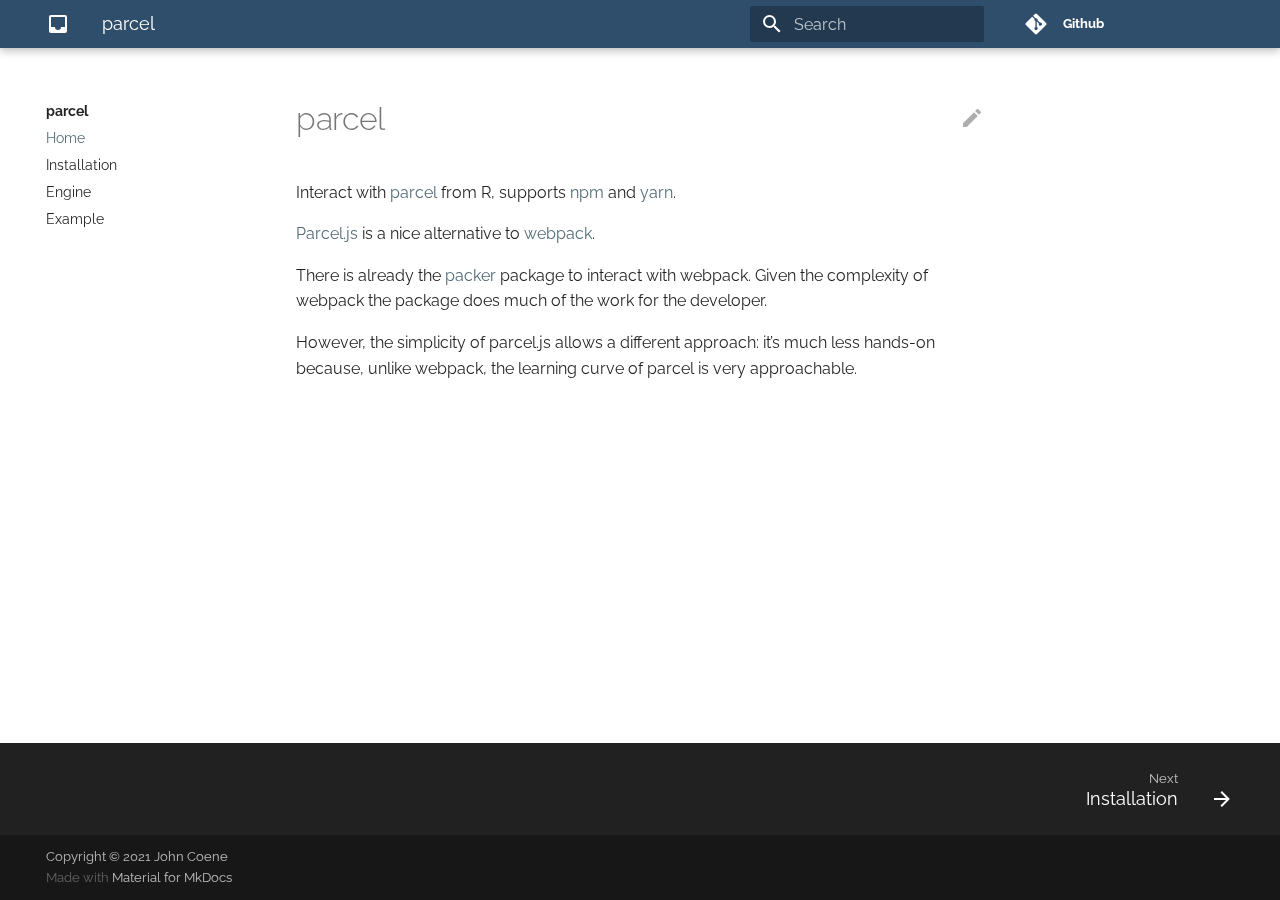
<file: site/index.html>
<!doctype html>
<html lang="en" class="no-js">
  <head>
    
      <meta charset="utf-8">
      <meta name="viewport" content="width=device-width,initial-scale=1">
      
        <meta name="description" content="Parcel.js for R.">
      
      
      
        <meta name="author" content="John Coene">
      
      
      <link rel="shortcut icon" href="images/favicon.png">
      <meta name="generator" content="mkdocs-1.1.2, mkdocs-material-6.2.8">
    
    
      
        <title>parcel</title>
      
    
    
      <link rel="stylesheet" href="assets/stylesheets/main.cb6bc1d0.min.css">
      
        
        <link rel="stylesheet" href="assets/stylesheets/palette.39b8e14a.min.css">
        
          
          
          <meta name="theme-color" content="#546d78">
        
      
    
    
    
      
        
        <link rel="preconnect" href="https://fonts.gstatic.com" crossorigin>
        <link rel="stylesheet" href="https://fonts.googleapis.com/css?family=Raleway:300,400,400i,700%7CJetBrains+Mono&display=fallback">
        <style>body,input{font-family:"Raleway",-apple-system,BlinkMacSystemFont,Helvetica,Arial,sans-serif}code,kbd,pre{font-family:"JetBrains Mono",SFMono-Regular,Consolas,Menlo,monospace}</style>
      
    
    
    
      <link rel="stylesheet" href="stylesheets/extra.css">
    
    
      
        
<script>window.ga=window.ga||function(){(ga.q=ga.q||[]).push(arguments)},ga.l=+new Date,ga("create","UA-74544116-1","auto"),ga("set","anonymizeIp",!0),ga("send","pageview"),document.addEventListener("DOMContentLoaded",function(){document.forms.search&&document.forms.search.query.addEventListener("blur",function(){if(this.value){var e=document.location.pathname;ga("send","pageview",e+"?q="+this.value)}})}),document.addEventListener("DOMContentSwitch",function(){ga("send","pageview",document.location.pathname)})</script>
<script async src="https://www.google-analytics.com/analytics.js"></script>
      
    
    
  </head>
  
  
    
    
    
    
    
    <body dir="ltr" data-md-color-scheme="default" data-md-color-primary="blue-grey" data-md-color-accent="blue-grey">
      
  
    
    <input class="md-toggle" data-md-toggle="drawer" type="checkbox" id="__drawer" autocomplete="off">
    <input class="md-toggle" data-md-toggle="search" type="checkbox" id="__search" autocomplete="off">
    <label class="md-overlay" for="__drawer"></label>
    <div data-md-component="skip">
      
        
        <a href="#parcel" class="md-skip">
          Skip to content
        </a>
      
    </div>
    <div data-md-component="announce">
      
    </div>
    
      

<header class="md-header" data-md-component="header">
  <nav class="md-header-nav md-grid" aria-label="Header">
    <a href="." title="parcel" class="md-header-nav__button md-logo" aria-label="parcel">
      
  
  <svg xmlns="http://www.w3.org/2000/svg" viewBox="0 0 24 24"><path d="M19 15h-4a3 3 0 01-3 3 3 3 0 01-3-3H5V5h14m0-2H5a2 2 0 00-2 2v14a2 2 0 002 2h14a2 2 0 002-2V5a2 2 0 00-2-2z"/></svg>

    </a>
    <label class="md-header-nav__button md-icon" for="__drawer">
      <svg xmlns="http://www.w3.org/2000/svg" viewBox="0 0 24 24"><path d="M3 6h18v2H3V6m0 5h18v2H3v-2m0 5h18v2H3v-2z"/></svg>
    </label>
    <div class="md-header-nav__title" data-md-component="header-title">
      <div class="md-header-nav__ellipsis">
        <div class="md-header-nav__topic">
          <span class="md-ellipsis">
            parcel
          </span>
        </div>
        <div class="md-header-nav__topic">
          <span class="md-ellipsis">
            
              Home
            
          </span>
        </div>
      </div>
    </div>
    
      <label class="md-header-nav__button md-icon" for="__search">
        <svg xmlns="http://www.w3.org/2000/svg" viewBox="0 0 24 24"><path d="M9.5 3A6.5 6.5 0 0116 9.5c0 1.61-.59 3.09-1.56 4.23l.27.27h.79l5 5-1.5 1.5-5-5v-.79l-.27-.27A6.516 6.516 0 019.5 16 6.5 6.5 0 013 9.5 6.5 6.5 0 019.5 3m0 2C7 5 5 7 5 9.5S7 14 9.5 14 14 12 14 9.5 12 5 9.5 5z"/></svg>
      </label>
      
<div class="md-search" data-md-component="search" role="dialog">
  <label class="md-search__overlay" for="__search"></label>
  <div class="md-search__inner" role="search">
    <form class="md-search__form" name="search">
      <input type="text" class="md-search__input" name="query" aria-label="Search" placeholder="Search" autocapitalize="off" autocorrect="off" autocomplete="off" spellcheck="false" data-md-component="search-query" data-md-state="active" required>
      <label class="md-search__icon md-icon" for="__search">
        <svg xmlns="http://www.w3.org/2000/svg" viewBox="0 0 24 24"><path d="M9.5 3A6.5 6.5 0 0116 9.5c0 1.61-.59 3.09-1.56 4.23l.27.27h.79l5 5-1.5 1.5-5-5v-.79l-.27-.27A6.516 6.516 0 019.5 16 6.5 6.5 0 013 9.5 6.5 6.5 0 019.5 3m0 2C7 5 5 7 5 9.5S7 14 9.5 14 14 12 14 9.5 12 5 9.5 5z"/></svg>
        <svg xmlns="http://www.w3.org/2000/svg" viewBox="0 0 24 24"><path d="M20 11v2H8l5.5 5.5-1.42 1.42L4.16 12l7.92-7.92L13.5 5.5 8 11h12z"/></svg>
      </label>
      <button type="reset" class="md-search__icon md-icon" aria-label="Clear" data-md-component="search-reset" tabindex="-1">
        <svg xmlns="http://www.w3.org/2000/svg" viewBox="0 0 24 24"><path d="M19 6.41L17.59 5 12 10.59 6.41 5 5 6.41 10.59 12 5 17.59 6.41 19 12 13.41 17.59 19 19 17.59 13.41 12 19 6.41z"/></svg>
      </button>
    </form>
    <div class="md-search__output">
      <div class="md-search__scrollwrap" data-md-scrollfix>
        <div class="md-search-result" data-md-component="search-result">
          <div class="md-search-result__meta">
            Initializing search
          </div>
          <ol class="md-search-result__list"></ol>
        </div>
      </div>
    </div>
  </div>
</div>
    
    
      <div class="md-header-nav__source">
        
<a href="https://github.com/JohnCoene/parcel/" title="Go to repository" class="md-source">
  <div class="md-source__icon md-icon">
    
    <svg xmlns="http://www.w3.org/2000/svg" viewBox="0 0 448 512"><path d="M439.55 236.05L244 40.45a28.87 28.87 0 00-40.81 0l-40.66 40.63 51.52 51.52c27.06-9.14 52.68 16.77 43.39 43.68l49.66 49.66c34.23-11.8 61.18 31 35.47 56.69-26.49 26.49-70.21-2.87-56-37.34L240.22 199v121.85c25.3 12.54 22.26 41.85 9.08 55a34.34 34.34 0 01-48.55 0c-17.57-17.6-11.07-46.91 11.25-56v-123c-20.8-8.51-24.6-30.74-18.64-45L142.57 101 8.45 235.14a28.86 28.86 0 000 40.81l195.61 195.6a28.86 28.86 0 0040.8 0l194.69-194.69a28.86 28.86 0 000-40.81z"/></svg>
  </div>
  <div class="md-source__repository">
    Github
  </div>
</a>
      </div>
    
  </nav>
</header>
    
    <div class="md-container" data-md-component="container">
      
      
        
      
      <main class="md-main" data-md-component="main">
        <div class="md-main__inner md-grid">
          
            
              
              <div class="md-sidebar md-sidebar--primary" data-md-component="navigation" >
                <div class="md-sidebar__scrollwrap">
                  <div class="md-sidebar__inner">
                    




<nav class="md-nav md-nav--primary" aria-label="Navigation" data-md-level="0">
  <label class="md-nav__title" for="__drawer">
    <a href="." title="parcel" class="md-nav__button md-logo" aria-label="parcel">
      
  
  <svg xmlns="http://www.w3.org/2000/svg" viewBox="0 0 24 24"><path d="M19 15h-4a3 3 0 01-3 3 3 3 0 01-3-3H5V5h14m0-2H5a2 2 0 00-2 2v14a2 2 0 002 2h14a2 2 0 002-2V5a2 2 0 00-2-2z"/></svg>

    </a>
    parcel
  </label>
  
    <div class="md-nav__source">
      
<a href="https://github.com/JohnCoene/parcel/" title="Go to repository" class="md-source">
  <div class="md-source__icon md-icon">
    
    <svg xmlns="http://www.w3.org/2000/svg" viewBox="0 0 448 512"><path d="M439.55 236.05L244 40.45a28.87 28.87 0 00-40.81 0l-40.66 40.63 51.52 51.52c27.06-9.14 52.68 16.77 43.39 43.68l49.66 49.66c34.23-11.8 61.18 31 35.47 56.69-26.49 26.49-70.21-2.87-56-37.34L240.22 199v121.85c25.3 12.54 22.26 41.85 9.08 55a34.34 34.34 0 01-48.55 0c-17.57-17.6-11.07-46.91 11.25-56v-123c-20.8-8.51-24.6-30.74-18.64-45L142.57 101 8.45 235.14a28.86 28.86 0 000 40.81l195.61 195.6a28.86 28.86 0 0040.8 0l194.69-194.69a28.86 28.86 0 000-40.81z"/></svg>
  </div>
  <div class="md-source__repository">
    Github
  </div>
</a>
    </div>
  
  <ul class="md-nav__list" data-md-scrollfix>
    
      
      
      

  
  
    
  
  
    <li class="md-nav__item md-nav__item--active">
      
      <input class="md-nav__toggle md-toggle" data-md-toggle="toc" type="checkbox" id="__toc">
      
        
      
      
      <a href="." class="md-nav__link md-nav__link--active">
        Home
      </a>
      
    </li>
  

    
      
      
      

  
  
  
    <li class="md-nav__item">
      <a href="installation/" class="md-nav__link">
        Installation
      </a>
    </li>
  

    
      
      
      

  
  
  
    <li class="md-nav__item">
      <a href="engine/" class="md-nav__link">
        Engine
      </a>
    </li>
  

    
      
      
      

  
  
  
    <li class="md-nav__item">
      <a href="example/" class="md-nav__link">
        Example
      </a>
    </li>
  

    
  </ul>
</nav>
                  </div>
                </div>
              </div>
            
            
              
              <div class="md-sidebar md-sidebar--secondary" data-md-component="toc" >
                <div class="md-sidebar__scrollwrap">
                  <div class="md-sidebar__inner">
                    
<nav class="md-nav md-nav--secondary" aria-label="Table of contents">
  
  
    
  
  
</nav>
                  </div>
                </div>
              </div>
            
          
          <div class="md-content">
            <article class="md-content__inner md-typeset">
              
                
                  <a href="https://github.com/JohnCoene/parcel/edit/master/docs/index.md" title="Edit this page" class="md-content__button md-icon">
                    <svg xmlns="http://www.w3.org/2000/svg" viewBox="0 0 24 24"><path d="M20.71 7.04c.39-.39.39-1.04 0-1.41l-2.34-2.34c-.37-.39-1.02-.39-1.41 0l-1.84 1.83 3.75 3.75M3 17.25V21h3.75L17.81 9.93l-3.75-3.75L3 17.25z"/></svg>
                  </a>
                
                
                <h1 id="parcel">parcel<a class="headerlink" href="#parcel" title="Permanent link">&para;</a></h1>
<p>Interact with <a href="https://parceljs.org">parcel</a> from R, supports <a href="https://github.com/JohnCoene/npm">npm</a> and <a href="https://github.com/JohnCoene/yarn">yarn</a>.</p>
<p><a href="https://parceljs.org/">Parcel.js</a> is a nice alternative to <a href="https://webpack.js.org/">webpack</a>.</p>
<p>There is already the <a href="http://packer.john-coene.com/">packer</a> package to interact with webpack. Given the complexity of webpack the package does much of the work for the developer.</p>
<p>However, the simplicity of parcel.js allows a different approach: it&rsquo;s much less hands-on because, unlike webpack, the learning curve of parcel is very approachable.</p>
                
              
              
                


              
            </article>
          </div>
        </div>
      </main>
      
        
<footer class="md-footer">
  
    <div class="md-footer-nav">
      <nav class="md-footer-nav__inner md-grid" aria-label="Footer">
        
        
          <a href="installation/" class="md-footer-nav__link md-footer-nav__link--next" rel="next">
            <div class="md-footer-nav__title">
              <div class="md-ellipsis">
                <span class="md-footer-nav__direction">
                  Next
                </span>
                Installation
              </div>
            </div>
            <div class="md-footer-nav__button md-icon">
              <svg xmlns="http://www.w3.org/2000/svg" viewBox="0 0 24 24"><path d="M4 11v2h12l-5.5 5.5 1.42 1.42L19.84 12l-7.92-7.92L10.5 5.5 16 11H4z"/></svg>
            </div>
          </a>
        
      </nav>
    </div>
  
  <div class="md-footer-meta md-typeset">
    <div class="md-footer-meta__inner md-grid">
      <div class="md-footer-copyright">
        
          <div class="md-footer-copyright__highlight">
            Copyright &copy; 2021 John Coene
          </div>
        
        Made with
        <a href="https://squidfunk.github.io/mkdocs-material/" target="_blank" rel="noopener">
          Material for MkDocs
        </a>
      </div>
      
    </div>
  </div>
</footer>
      
    </div>
    
      <script src="assets/javascripts/vendor.18f0862e.min.js"></script>
      <script src="assets/javascripts/bundle.994580cf.min.js"></script><script id="__lang" type="application/json">{"clipboard.copy": "Copy to clipboard", "clipboard.copied": "Copied to clipboard", "search.config.lang": "en", "search.config.pipeline": "trimmer, stopWordFilter", "search.config.separator": "[\\s\\-]+", "search.placeholder": "Search", "search.result.placeholder": "Type to start searching", "search.result.none": "No matching documents", "search.result.one": "1 matching document", "search.result.other": "# matching documents", "search.result.more.one": "1 more on this page", "search.result.more.other": "# more on this page", "search.result.term.missing": "Missing"}</script>
      
      <script>
        app = initialize({
          base: ".",
          features: ['navigation.instant', 'search.suggest'],
          search: Object.assign({
            worker: "assets/javascripts/worker/search.9c0e82ba.min.js"
          }, typeof search !== "undefined" && search)
        })
      </script>
      
    
  </body>
</html>
</file>
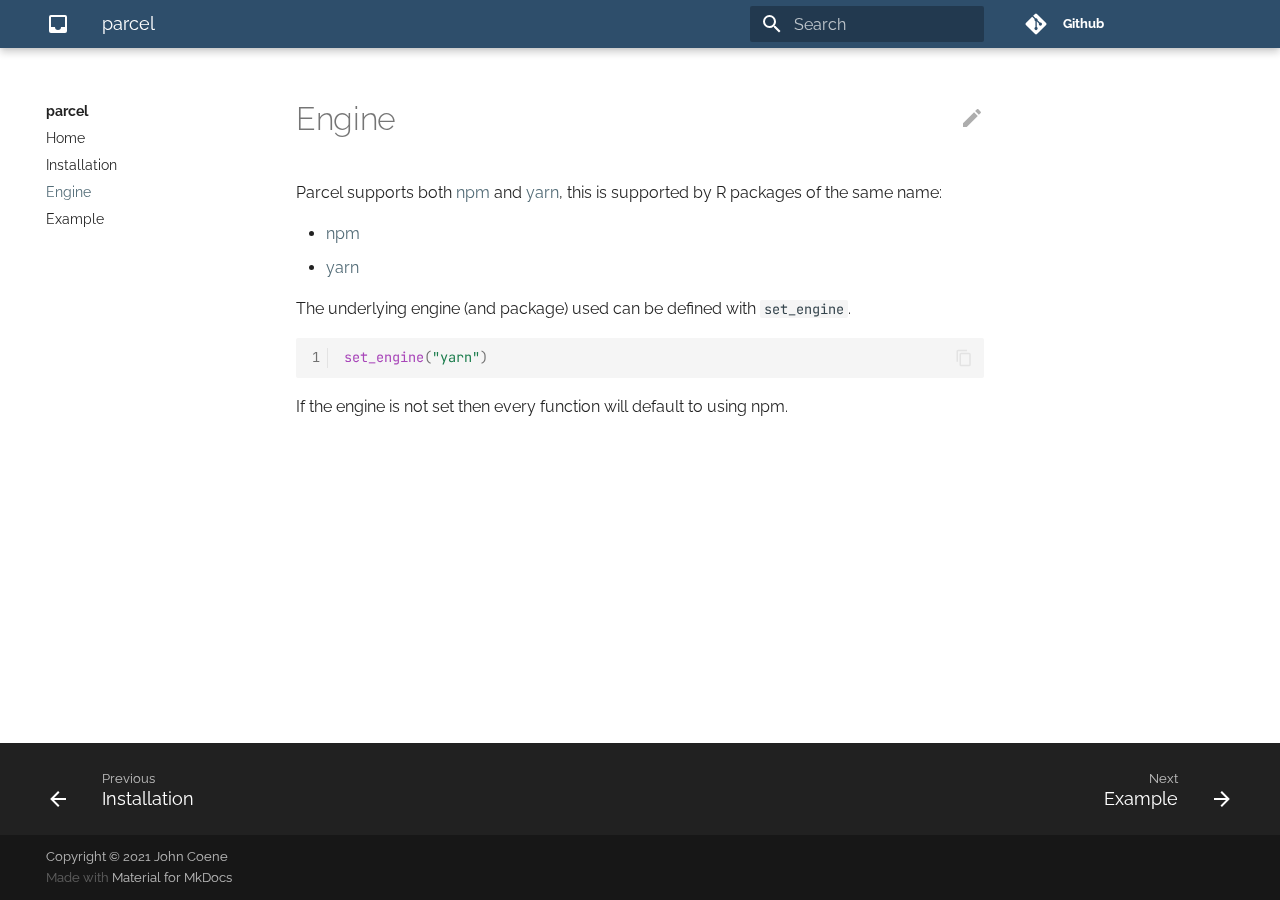
<file: site/engine/index.html>
<!doctype html>
<html lang="en" class="no-js">
  <head>
    
      <meta charset="utf-8">
      <meta name="viewport" content="width=device-width,initial-scale=1">
      
        <meta name="description" content="Parcel.js for R.">
      
      
      
        <meta name="author" content="John Coene">
      
      
      <link rel="shortcut icon" href="../images/favicon.png">
      <meta name="generator" content="mkdocs-1.1.2, mkdocs-material-6.2.8">
    
    
      
        <title>Engine - parcel</title>
      
    
    
      <link rel="stylesheet" href="../assets/stylesheets/main.cb6bc1d0.min.css">
      
        
        <link rel="stylesheet" href="../assets/stylesheets/palette.39b8e14a.min.css">
        
          
          
          <meta name="theme-color" content="#546d78">
        
      
    
    
    
      
        
        <link rel="preconnect" href="https://fonts.gstatic.com" crossorigin>
        <link rel="stylesheet" href="https://fonts.googleapis.com/css?family=Raleway:300,400,400i,700%7CJetBrains+Mono&display=fallback">
        <style>body,input{font-family:"Raleway",-apple-system,BlinkMacSystemFont,Helvetica,Arial,sans-serif}code,kbd,pre{font-family:"JetBrains Mono",SFMono-Regular,Consolas,Menlo,monospace}</style>
      
    
    
    
      <link rel="stylesheet" href="../stylesheets/extra.css">
    
    
      
        
<script>window.ga=window.ga||function(){(ga.q=ga.q||[]).push(arguments)},ga.l=+new Date,ga("create","UA-74544116-1","auto"),ga("set","anonymizeIp",!0),ga("send","pageview"),document.addEventListener("DOMContentLoaded",function(){document.forms.search&&document.forms.search.query.addEventListener("blur",function(){if(this.value){var e=document.location.pathname;ga("send","pageview",e+"?q="+this.value)}})}),document.addEventListener("DOMContentSwitch",function(){ga("send","pageview",document.location.pathname)})</script>
<script async src="https://www.google-analytics.com/analytics.js"></script>
      
    
    
  </head>
  
  
    
    
    
    
    
    <body dir="ltr" data-md-color-scheme="default" data-md-color-primary="blue-grey" data-md-color-accent="blue-grey">
      
  
    
    <input class="md-toggle" data-md-toggle="drawer" type="checkbox" id="__drawer" autocomplete="off">
    <input class="md-toggle" data-md-toggle="search" type="checkbox" id="__search" autocomplete="off">
    <label class="md-overlay" for="__drawer"></label>
    <div data-md-component="skip">
      
        
        <a href="#engine" class="md-skip">
          Skip to content
        </a>
      
    </div>
    <div data-md-component="announce">
      
    </div>
    
      

<header class="md-header" data-md-component="header">
  <nav class="md-header-nav md-grid" aria-label="Header">
    <a href=".." title="parcel" class="md-header-nav__button md-logo" aria-label="parcel">
      
  
  <svg xmlns="http://www.w3.org/2000/svg" viewBox="0 0 24 24"><path d="M19 15h-4a3 3 0 01-3 3 3 3 0 01-3-3H5V5h14m0-2H5a2 2 0 00-2 2v14a2 2 0 002 2h14a2 2 0 002-2V5a2 2 0 00-2-2z"/></svg>

    </a>
    <label class="md-header-nav__button md-icon" for="__drawer">
      <svg xmlns="http://www.w3.org/2000/svg" viewBox="0 0 24 24"><path d="M3 6h18v2H3V6m0 5h18v2H3v-2m0 5h18v2H3v-2z"/></svg>
    </label>
    <div class="md-header-nav__title" data-md-component="header-title">
      <div class="md-header-nav__ellipsis">
        <div class="md-header-nav__topic">
          <span class="md-ellipsis">
            parcel
          </span>
        </div>
        <div class="md-header-nav__topic">
          <span class="md-ellipsis">
            
              Engine
            
          </span>
        </div>
      </div>
    </div>
    
      <label class="md-header-nav__button md-icon" for="__search">
        <svg xmlns="http://www.w3.org/2000/svg" viewBox="0 0 24 24"><path d="M9.5 3A6.5 6.5 0 0116 9.5c0 1.61-.59 3.09-1.56 4.23l.27.27h.79l5 5-1.5 1.5-5-5v-.79l-.27-.27A6.516 6.516 0 019.5 16 6.5 6.5 0 013 9.5 6.5 6.5 0 019.5 3m0 2C7 5 5 7 5 9.5S7 14 9.5 14 14 12 14 9.5 12 5 9.5 5z"/></svg>
      </label>
      
<div class="md-search" data-md-component="search" role="dialog">
  <label class="md-search__overlay" for="__search"></label>
  <div class="md-search__inner" role="search">
    <form class="md-search__form" name="search">
      <input type="text" class="md-search__input" name="query" aria-label="Search" placeholder="Search" autocapitalize="off" autocorrect="off" autocomplete="off" spellcheck="false" data-md-component="search-query" data-md-state="active" required>
      <label class="md-search__icon md-icon" for="__search">
        <svg xmlns="http://www.w3.org/2000/svg" viewBox="0 0 24 24"><path d="M9.5 3A6.5 6.5 0 0116 9.5c0 1.61-.59 3.09-1.56 4.23l.27.27h.79l5 5-1.5 1.5-5-5v-.79l-.27-.27A6.516 6.516 0 019.5 16 6.5 6.5 0 013 9.5 6.5 6.5 0 019.5 3m0 2C7 5 5 7 5 9.5S7 14 9.5 14 14 12 14 9.5 12 5 9.5 5z"/></svg>
        <svg xmlns="http://www.w3.org/2000/svg" viewBox="0 0 24 24"><path d="M20 11v2H8l5.5 5.5-1.42 1.42L4.16 12l7.92-7.92L13.5 5.5 8 11h12z"/></svg>
      </label>
      <button type="reset" class="md-search__icon md-icon" aria-label="Clear" data-md-component="search-reset" tabindex="-1">
        <svg xmlns="http://www.w3.org/2000/svg" viewBox="0 0 24 24"><path d="M19 6.41L17.59 5 12 10.59 6.41 5 5 6.41 10.59 12 5 17.59 6.41 19 12 13.41 17.59 19 19 17.59 13.41 12 19 6.41z"/></svg>
      </button>
    </form>
    <div class="md-search__output">
      <div class="md-search__scrollwrap" data-md-scrollfix>
        <div class="md-search-result" data-md-component="search-result">
          <div class="md-search-result__meta">
            Initializing search
          </div>
          <ol class="md-search-result__list"></ol>
        </div>
      </div>
    </div>
  </div>
</div>
    
    
      <div class="md-header-nav__source">
        
<a href="https://github.com/JohnCoene/parcel/" title="Go to repository" class="md-source">
  <div class="md-source__icon md-icon">
    
    <svg xmlns="http://www.w3.org/2000/svg" viewBox="0 0 448 512"><path d="M439.55 236.05L244 40.45a28.87 28.87 0 00-40.81 0l-40.66 40.63 51.52 51.52c27.06-9.14 52.68 16.77 43.39 43.68l49.66 49.66c34.23-11.8 61.18 31 35.47 56.69-26.49 26.49-70.21-2.87-56-37.34L240.22 199v121.85c25.3 12.54 22.26 41.85 9.08 55a34.34 34.34 0 01-48.55 0c-17.57-17.6-11.07-46.91 11.25-56v-123c-20.8-8.51-24.6-30.74-18.64-45L142.57 101 8.45 235.14a28.86 28.86 0 000 40.81l195.61 195.6a28.86 28.86 0 0040.8 0l194.69-194.69a28.86 28.86 0 000-40.81z"/></svg>
  </div>
  <div class="md-source__repository">
    Github
  </div>
</a>
      </div>
    
  </nav>
</header>
    
    <div class="md-container" data-md-component="container">
      
      
        
      
      <main class="md-main" data-md-component="main">
        <div class="md-main__inner md-grid">
          
            
              
              <div class="md-sidebar md-sidebar--primary" data-md-component="navigation" >
                <div class="md-sidebar__scrollwrap">
                  <div class="md-sidebar__inner">
                    




<nav class="md-nav md-nav--primary" aria-label="Navigation" data-md-level="0">
  <label class="md-nav__title" for="__drawer">
    <a href=".." title="parcel" class="md-nav__button md-logo" aria-label="parcel">
      
  
  <svg xmlns="http://www.w3.org/2000/svg" viewBox="0 0 24 24"><path d="M19 15h-4a3 3 0 01-3 3 3 3 0 01-3-3H5V5h14m0-2H5a2 2 0 00-2 2v14a2 2 0 002 2h14a2 2 0 002-2V5a2 2 0 00-2-2z"/></svg>

    </a>
    parcel
  </label>
  
    <div class="md-nav__source">
      
<a href="https://github.com/JohnCoene/parcel/" title="Go to repository" class="md-source">
  <div class="md-source__icon md-icon">
    
    <svg xmlns="http://www.w3.org/2000/svg" viewBox="0 0 448 512"><path d="M439.55 236.05L244 40.45a28.87 28.87 0 00-40.81 0l-40.66 40.63 51.52 51.52c27.06-9.14 52.68 16.77 43.39 43.68l49.66 49.66c34.23-11.8 61.18 31 35.47 56.69-26.49 26.49-70.21-2.87-56-37.34L240.22 199v121.85c25.3 12.54 22.26 41.85 9.08 55a34.34 34.34 0 01-48.55 0c-17.57-17.6-11.07-46.91 11.25-56v-123c-20.8-8.51-24.6-30.74-18.64-45L142.57 101 8.45 235.14a28.86 28.86 0 000 40.81l195.61 195.6a28.86 28.86 0 0040.8 0l194.69-194.69a28.86 28.86 0 000-40.81z"/></svg>
  </div>
  <div class="md-source__repository">
    Github
  </div>
</a>
    </div>
  
  <ul class="md-nav__list" data-md-scrollfix>
    
      
      
      

  
  
  
    <li class="md-nav__item">
      <a href=".." class="md-nav__link">
        Home
      </a>
    </li>
  

    
      
      
      

  
  
  
    <li class="md-nav__item">
      <a href="../installation/" class="md-nav__link">
        Installation
      </a>
    </li>
  

    
      
      
      

  
  
    
  
  
    <li class="md-nav__item md-nav__item--active">
      
      <input class="md-nav__toggle md-toggle" data-md-toggle="toc" type="checkbox" id="__toc">
      
        
      
      
      <a href="./" class="md-nav__link md-nav__link--active">
        Engine
      </a>
      
    </li>
  

    
      
      
      

  
  
  
    <li class="md-nav__item">
      <a href="../example/" class="md-nav__link">
        Example
      </a>
    </li>
  

    
  </ul>
</nav>
                  </div>
                </div>
              </div>
            
            
              
              <div class="md-sidebar md-sidebar--secondary" data-md-component="toc" >
                <div class="md-sidebar__scrollwrap">
                  <div class="md-sidebar__inner">
                    
<nav class="md-nav md-nav--secondary" aria-label="Table of contents">
  
  
    
  
  
</nav>
                  </div>
                </div>
              </div>
            
          
          <div class="md-content">
            <article class="md-content__inner md-typeset">
              
                
                  <a href="https://github.com/JohnCoene/parcel/edit/master/docs/engine.md" title="Edit this page" class="md-content__button md-icon">
                    <svg xmlns="http://www.w3.org/2000/svg" viewBox="0 0 24 24"><path d="M20.71 7.04c.39-.39.39-1.04 0-1.41l-2.34-2.34c-.37-.39-1.02-.39-1.41 0l-1.84 1.83 3.75 3.75M3 17.25V21h3.75L17.81 9.93l-3.75-3.75L3 17.25z"/></svg>
                  </a>
                
                
                <h1 id="engine">Engine<a class="headerlink" href="#engine" title="Permanent link">&para;</a></h1>
<p>Parcel supports both <a href="http://npmjs.org/">npm</a> and <a href="https://yarnpkg.com/">yarn</a>, this is supported by R packages of the same name:</p>
<ul>
<li><a href="https://github.com/JohnCoene/npm">npm</a></li>
<li><a href="https://github.com/JohnCoene/yarn">yarn</a></li>
</ul>
<p>The underlying engine (and package) used can be defined with <code>set_engine</code>.</p>
<table class="highlighttable"><tr><td class="linenos"><div class="linenodiv"><pre><span></span>1</pre></div></td><td class="code"><div class="highlight"><pre><span></span><code><span class="nf">set_engine</span><span class="p">(</span><span class="s">&quot;yarn&quot;</span><span class="p">)</span> 
</code></pre></div>
</td></tr></table>
<p>If the engine is not set then every function will default to using npm.</p>
                
              
              
                


              
            </article>
          </div>
        </div>
      </main>
      
        
<footer class="md-footer">
  
    <div class="md-footer-nav">
      <nav class="md-footer-nav__inner md-grid" aria-label="Footer">
        
          <a href="../installation/" class="md-footer-nav__link md-footer-nav__link--prev" rel="prev">
            <div class="md-footer-nav__button md-icon">
              <svg xmlns="http://www.w3.org/2000/svg" viewBox="0 0 24 24"><path d="M20 11v2H8l5.5 5.5-1.42 1.42L4.16 12l7.92-7.92L13.5 5.5 8 11h12z"/></svg>
            </div>
            <div class="md-footer-nav__title">
              <div class="md-ellipsis">
                <span class="md-footer-nav__direction">
                  Previous
                </span>
                Installation
              </div>
            </div>
          </a>
        
        
          <a href="../example/" class="md-footer-nav__link md-footer-nav__link--next" rel="next">
            <div class="md-footer-nav__title">
              <div class="md-ellipsis">
                <span class="md-footer-nav__direction">
                  Next
                </span>
                Example
              </div>
            </div>
            <div class="md-footer-nav__button md-icon">
              <svg xmlns="http://www.w3.org/2000/svg" viewBox="0 0 24 24"><path d="M4 11v2h12l-5.5 5.5 1.42 1.42L19.84 12l-7.92-7.92L10.5 5.5 16 11H4z"/></svg>
            </div>
          </a>
        
      </nav>
    </div>
  
  <div class="md-footer-meta md-typeset">
    <div class="md-footer-meta__inner md-grid">
      <div class="md-footer-copyright">
        
          <div class="md-footer-copyright__highlight">
            Copyright &copy; 2021 John Coene
          </div>
        
        Made with
        <a href="https://squidfunk.github.io/mkdocs-material/" target="_blank" rel="noopener">
          Material for MkDocs
        </a>
      </div>
      
    </div>
  </div>
</footer>
      
    </div>
    
      <script src="../assets/javascripts/vendor.18f0862e.min.js"></script>
      <script src="../assets/javascripts/bundle.994580cf.min.js"></script><script id="__lang" type="application/json">{"clipboard.copy": "Copy to clipboard", "clipboard.copied": "Copied to clipboard", "search.config.lang": "en", "search.config.pipeline": "trimmer, stopWordFilter", "search.config.separator": "[\\s\\-]+", "search.placeholder": "Search", "search.result.placeholder": "Type to start searching", "search.result.none": "No matching documents", "search.result.one": "1 matching document", "search.result.other": "# matching documents", "search.result.more.one": "1 more on this page", "search.result.more.other": "# more on this page", "search.result.term.missing": "Missing"}</script>
      
      <script>
        app = initialize({
          base: "..",
          features: ['navigation.instant', 'search.suggest'],
          search: Object.assign({
            worker: "../assets/javascripts/worker/search.9c0e82ba.min.js"
          }, typeof search !== "undefined" && search)
        })
      </script>
      
    
  </body>
</html>
</file>
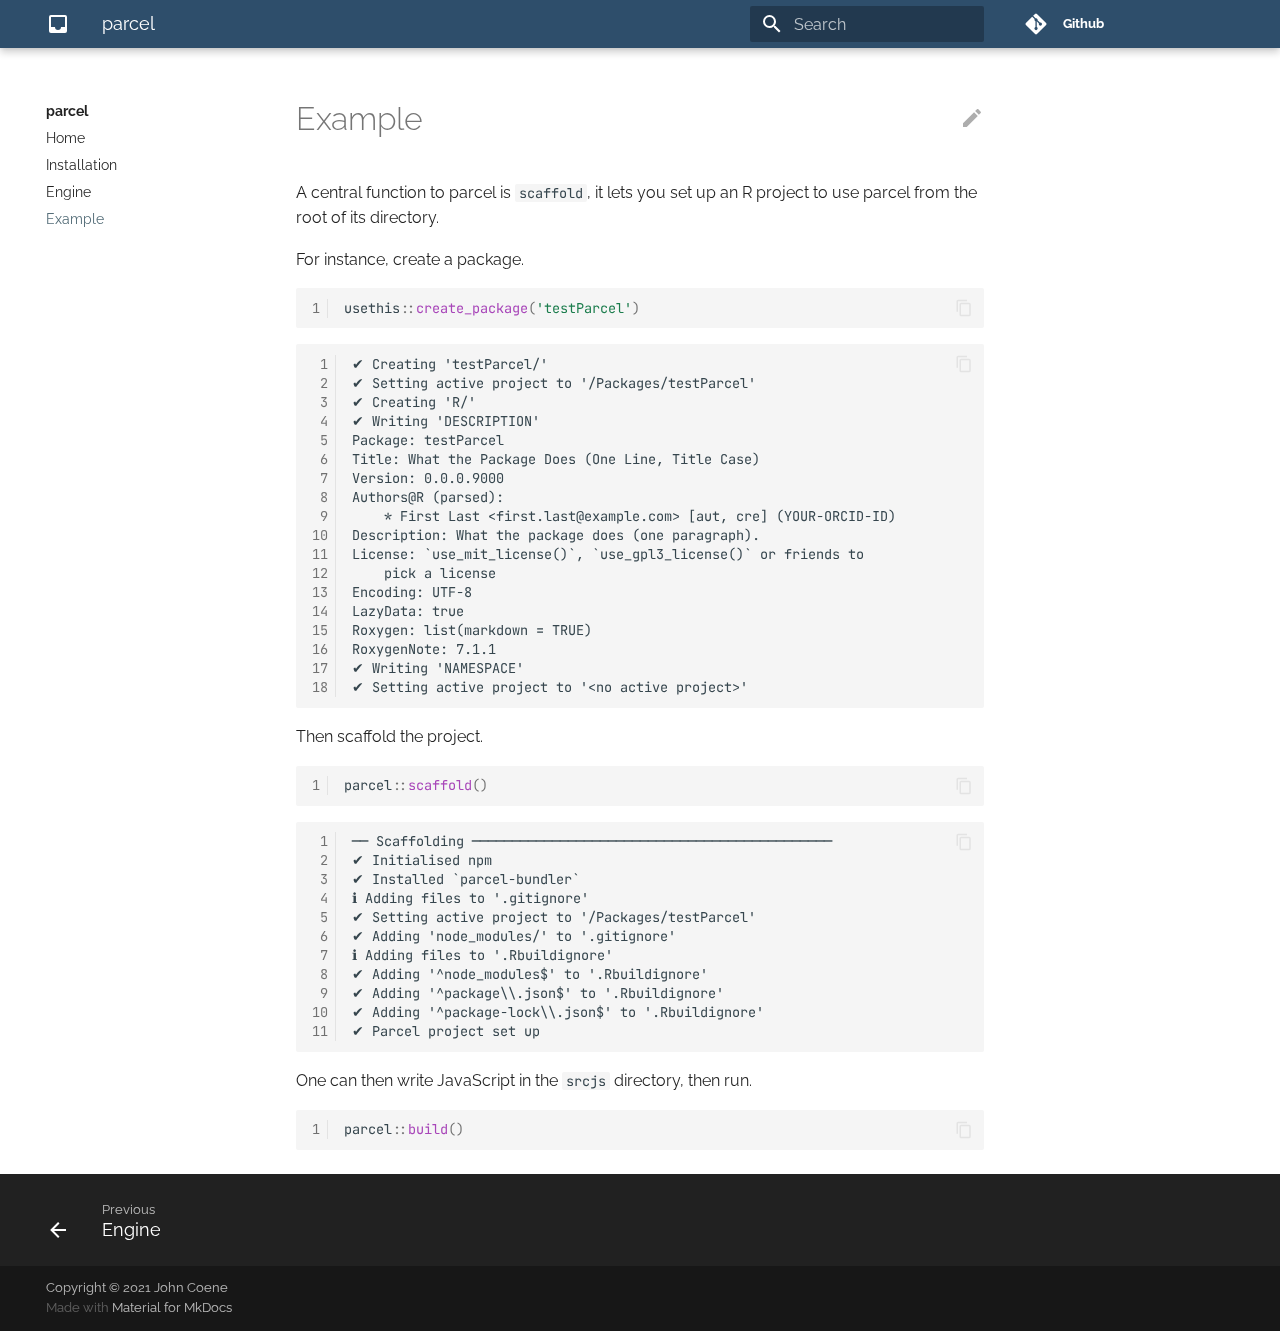
<file: site/example/index.html>
<!doctype html>
<html lang="en" class="no-js">
  <head>
    
      <meta charset="utf-8">
      <meta name="viewport" content="width=device-width,initial-scale=1">
      
        <meta name="description" content="Parcel.js for R.">
      
      
      
        <meta name="author" content="John Coene">
      
      
      <link rel="shortcut icon" href="../images/favicon.png">
      <meta name="generator" content="mkdocs-1.1.2, mkdocs-material-6.2.8">
    
    
      
        <title>Example - parcel</title>
      
    
    
      <link rel="stylesheet" href="../assets/stylesheets/main.cb6bc1d0.min.css">
      
        
        <link rel="stylesheet" href="../assets/stylesheets/palette.39b8e14a.min.css">
        
          
          
          <meta name="theme-color" content="#546d78">
        
      
    
    
    
      
        
        <link rel="preconnect" href="https://fonts.gstatic.com" crossorigin>
        <link rel="stylesheet" href="https://fonts.googleapis.com/css?family=Raleway:300,400,400i,700%7CJetBrains+Mono&display=fallback">
        <style>body,input{font-family:"Raleway",-apple-system,BlinkMacSystemFont,Helvetica,Arial,sans-serif}code,kbd,pre{font-family:"JetBrains Mono",SFMono-Regular,Consolas,Menlo,monospace}</style>
      
    
    
    
      <link rel="stylesheet" href="../stylesheets/extra.css">
    
    
      
        
<script>window.ga=window.ga||function(){(ga.q=ga.q||[]).push(arguments)},ga.l=+new Date,ga("create","UA-74544116-1","auto"),ga("set","anonymizeIp",!0),ga("send","pageview"),document.addEventListener("DOMContentLoaded",function(){document.forms.search&&document.forms.search.query.addEventListener("blur",function(){if(this.value){var e=document.location.pathname;ga("send","pageview",e+"?q="+this.value)}})}),document.addEventListener("DOMContentSwitch",function(){ga("send","pageview",document.location.pathname)})</script>
<script async src="https://www.google-analytics.com/analytics.js"></script>
      
    
    
  </head>
  
  
    
    
    
    
    
    <body dir="ltr" data-md-color-scheme="default" data-md-color-primary="blue-grey" data-md-color-accent="blue-grey">
      
  
    
    <input class="md-toggle" data-md-toggle="drawer" type="checkbox" id="__drawer" autocomplete="off">
    <input class="md-toggle" data-md-toggle="search" type="checkbox" id="__search" autocomplete="off">
    <label class="md-overlay" for="__drawer"></label>
    <div data-md-component="skip">
      
        
        <a href="#example" class="md-skip">
          Skip to content
        </a>
      
    </div>
    <div data-md-component="announce">
      
    </div>
    
      

<header class="md-header" data-md-component="header">
  <nav class="md-header-nav md-grid" aria-label="Header">
    <a href=".." title="parcel" class="md-header-nav__button md-logo" aria-label="parcel">
      
  
  <svg xmlns="http://www.w3.org/2000/svg" viewBox="0 0 24 24"><path d="M19 15h-4a3 3 0 01-3 3 3 3 0 01-3-3H5V5h14m0-2H5a2 2 0 00-2 2v14a2 2 0 002 2h14a2 2 0 002-2V5a2 2 0 00-2-2z"/></svg>

    </a>
    <label class="md-header-nav__button md-icon" for="__drawer">
      <svg xmlns="http://www.w3.org/2000/svg" viewBox="0 0 24 24"><path d="M3 6h18v2H3V6m0 5h18v2H3v-2m0 5h18v2H3v-2z"/></svg>
    </label>
    <div class="md-header-nav__title" data-md-component="header-title">
      <div class="md-header-nav__ellipsis">
        <div class="md-header-nav__topic">
          <span class="md-ellipsis">
            parcel
          </span>
        </div>
        <div class="md-header-nav__topic">
          <span class="md-ellipsis">
            
              Example
            
          </span>
        </div>
      </div>
    </div>
    
      <label class="md-header-nav__button md-icon" for="__search">
        <svg xmlns="http://www.w3.org/2000/svg" viewBox="0 0 24 24"><path d="M9.5 3A6.5 6.5 0 0116 9.5c0 1.61-.59 3.09-1.56 4.23l.27.27h.79l5 5-1.5 1.5-5-5v-.79l-.27-.27A6.516 6.516 0 019.5 16 6.5 6.5 0 013 9.5 6.5 6.5 0 019.5 3m0 2C7 5 5 7 5 9.5S7 14 9.5 14 14 12 14 9.5 12 5 9.5 5z"/></svg>
      </label>
      
<div class="md-search" data-md-component="search" role="dialog">
  <label class="md-search__overlay" for="__search"></label>
  <div class="md-search__inner" role="search">
    <form class="md-search__form" name="search">
      <input type="text" class="md-search__input" name="query" aria-label="Search" placeholder="Search" autocapitalize="off" autocorrect="off" autocomplete="off" spellcheck="false" data-md-component="search-query" data-md-state="active" required>
      <label class="md-search__icon md-icon" for="__search">
        <svg xmlns="http://www.w3.org/2000/svg" viewBox="0 0 24 24"><path d="M9.5 3A6.5 6.5 0 0116 9.5c0 1.61-.59 3.09-1.56 4.23l.27.27h.79l5 5-1.5 1.5-5-5v-.79l-.27-.27A6.516 6.516 0 019.5 16 6.5 6.5 0 013 9.5 6.5 6.5 0 019.5 3m0 2C7 5 5 7 5 9.5S7 14 9.5 14 14 12 14 9.5 12 5 9.5 5z"/></svg>
        <svg xmlns="http://www.w3.org/2000/svg" viewBox="0 0 24 24"><path d="M20 11v2H8l5.5 5.5-1.42 1.42L4.16 12l7.92-7.92L13.5 5.5 8 11h12z"/></svg>
      </label>
      <button type="reset" class="md-search__icon md-icon" aria-label="Clear" data-md-component="search-reset" tabindex="-1">
        <svg xmlns="http://www.w3.org/2000/svg" viewBox="0 0 24 24"><path d="M19 6.41L17.59 5 12 10.59 6.41 5 5 6.41 10.59 12 5 17.59 6.41 19 12 13.41 17.59 19 19 17.59 13.41 12 19 6.41z"/></svg>
      </button>
    </form>
    <div class="md-search__output">
      <div class="md-search__scrollwrap" data-md-scrollfix>
        <div class="md-search-result" data-md-component="search-result">
          <div class="md-search-result__meta">
            Initializing search
          </div>
          <ol class="md-search-result__list"></ol>
        </div>
      </div>
    </div>
  </div>
</div>
    
    
      <div class="md-header-nav__source">
        
<a href="https://github.com/JohnCoene/parcel/" title="Go to repository" class="md-source">
  <div class="md-source__icon md-icon">
    
    <svg xmlns="http://www.w3.org/2000/svg" viewBox="0 0 448 512"><path d="M439.55 236.05L244 40.45a28.87 28.87 0 00-40.81 0l-40.66 40.63 51.52 51.52c27.06-9.14 52.68 16.77 43.39 43.68l49.66 49.66c34.23-11.8 61.18 31 35.47 56.69-26.49 26.49-70.21-2.87-56-37.34L240.22 199v121.85c25.3 12.54 22.26 41.85 9.08 55a34.34 34.34 0 01-48.55 0c-17.57-17.6-11.07-46.91 11.25-56v-123c-20.8-8.51-24.6-30.74-18.64-45L142.57 101 8.45 235.14a28.86 28.86 0 000 40.81l195.61 195.6a28.86 28.86 0 0040.8 0l194.69-194.69a28.86 28.86 0 000-40.81z"/></svg>
  </div>
  <div class="md-source__repository">
    Github
  </div>
</a>
      </div>
    
  </nav>
</header>
    
    <div class="md-container" data-md-component="container">
      
      
        
      
      <main class="md-main" data-md-component="main">
        <div class="md-main__inner md-grid">
          
            
              
              <div class="md-sidebar md-sidebar--primary" data-md-component="navigation" >
                <div class="md-sidebar__scrollwrap">
                  <div class="md-sidebar__inner">
                    




<nav class="md-nav md-nav--primary" aria-label="Navigation" data-md-level="0">
  <label class="md-nav__title" for="__drawer">
    <a href=".." title="parcel" class="md-nav__button md-logo" aria-label="parcel">
      
  
  <svg xmlns="http://www.w3.org/2000/svg" viewBox="0 0 24 24"><path d="M19 15h-4a3 3 0 01-3 3 3 3 0 01-3-3H5V5h14m0-2H5a2 2 0 00-2 2v14a2 2 0 002 2h14a2 2 0 002-2V5a2 2 0 00-2-2z"/></svg>

    </a>
    parcel
  </label>
  
    <div class="md-nav__source">
      
<a href="https://github.com/JohnCoene/parcel/" title="Go to repository" class="md-source">
  <div class="md-source__icon md-icon">
    
    <svg xmlns="http://www.w3.org/2000/svg" viewBox="0 0 448 512"><path d="M439.55 236.05L244 40.45a28.87 28.87 0 00-40.81 0l-40.66 40.63 51.52 51.52c27.06-9.14 52.68 16.77 43.39 43.68l49.66 49.66c34.23-11.8 61.18 31 35.47 56.69-26.49 26.49-70.21-2.87-56-37.34L240.22 199v121.85c25.3 12.54 22.26 41.85 9.08 55a34.34 34.34 0 01-48.55 0c-17.57-17.6-11.07-46.91 11.25-56v-123c-20.8-8.51-24.6-30.74-18.64-45L142.57 101 8.45 235.14a28.86 28.86 0 000 40.81l195.61 195.6a28.86 28.86 0 0040.8 0l194.69-194.69a28.86 28.86 0 000-40.81z"/></svg>
  </div>
  <div class="md-source__repository">
    Github
  </div>
</a>
    </div>
  
  <ul class="md-nav__list" data-md-scrollfix>
    
      
      
      

  
  
  
    <li class="md-nav__item">
      <a href=".." class="md-nav__link">
        Home
      </a>
    </li>
  

    
      
      
      

  
  
  
    <li class="md-nav__item">
      <a href="../installation/" class="md-nav__link">
        Installation
      </a>
    </li>
  

    
      
      
      

  
  
  
    <li class="md-nav__item">
      <a href="../engine/" class="md-nav__link">
        Engine
      </a>
    </li>
  

    
      
      
      

  
  
    
  
  
    <li class="md-nav__item md-nav__item--active">
      
      <input class="md-nav__toggle md-toggle" data-md-toggle="toc" type="checkbox" id="__toc">
      
        
      
      
      <a href="./" class="md-nav__link md-nav__link--active">
        Example
      </a>
      
    </li>
  

    
  </ul>
</nav>
                  </div>
                </div>
              </div>
            
            
              
              <div class="md-sidebar md-sidebar--secondary" data-md-component="toc" >
                <div class="md-sidebar__scrollwrap">
                  <div class="md-sidebar__inner">
                    
<nav class="md-nav md-nav--secondary" aria-label="Table of contents">
  
  
    
  
  
</nav>
                  </div>
                </div>
              </div>
            
          
          <div class="md-content">
            <article class="md-content__inner md-typeset">
              
                
                  <a href="https://github.com/JohnCoene/parcel/edit/master/docs/example.md" title="Edit this page" class="md-content__button md-icon">
                    <svg xmlns="http://www.w3.org/2000/svg" viewBox="0 0 24 24"><path d="M20.71 7.04c.39-.39.39-1.04 0-1.41l-2.34-2.34c-.37-.39-1.02-.39-1.41 0l-1.84 1.83 3.75 3.75M3 17.25V21h3.75L17.81 9.93l-3.75-3.75L3 17.25z"/></svg>
                  </a>
                
                
                <h1 id="example">Example<a class="headerlink" href="#example" title="Permanent link">&para;</a></h1>
<p>A central function to parcel is <code>scaffold</code>, it lets you set up an R project to use parcel from the root of its directory.</p>
<p>For instance, create a package.</p>
<table class="highlighttable"><tr><td class="linenos"><div class="linenodiv"><pre><span></span>1</pre></div></td><td class="code"><div class="highlight"><pre><span></span><code><span class="n">usethis</span><span class="o">::</span><span class="nf">create_package</span><span class="p">(</span><span class="s">&#39;testParcel&#39;</span><span class="p">)</span>
</code></pre></div>
</td></tr></table>
<table class="highlighttable"><tr><td class="linenos"><div class="linenodiv"><pre><span></span> 1
 2
 3
 4
 5
 6
 7
 8
 9
10
11
12
13
14
15
16
17
18</pre></div></td><td class="code"><div class="highlight"><pre><span></span><code>✔ Creating &#39;testParcel/&#39;
✔ Setting active project to &#39;/Packages/testParcel&#39;
✔ Creating &#39;R/&#39;
✔ Writing &#39;DESCRIPTION&#39;
Package: testParcel
Title: What the Package Does (One Line, Title Case)
Version: 0.0.0.9000
Authors@R (parsed):
    * First Last &lt;first.last@example.com&gt; [aut, cre] (YOUR-ORCID-ID)
Description: What the package does (one paragraph).
License: `use_mit_license()`, `use_gpl3_license()` or friends to
    pick a license
Encoding: UTF-8
LazyData: true
Roxygen: list(markdown = TRUE)
RoxygenNote: 7.1.1
✔ Writing &#39;NAMESPACE&#39;
✔ Setting active project to &#39;&lt;no active project&gt;&#39;
</code></pre></div>
</td></tr></table>
<p>Then scaffold the project.</p>
<table class="highlighttable"><tr><td class="linenos"><div class="linenodiv"><pre><span></span>1</pre></div></td><td class="code"><div class="highlight"><pre><span></span><code><span class="n">parcel</span><span class="o">::</span><span class="nf">scaffold</span><span class="p">()</span>
</code></pre></div>
</td></tr></table>
<table class="highlighttable"><tr><td class="linenos"><div class="linenodiv"><pre><span></span> 1
 2
 3
 4
 5
 6
 7
 8
 9
10
11</pre></div></td><td class="code"><div class="highlight"><pre><span></span><code>── Scaffolding ─────────────────────────────────────────────
✔ Initialised npm
✔ Installed `parcel-bundler`
ℹ Adding files to &#39;.gitignore&#39;
✔ Setting active project to &#39;/Packages/testParcel&#39;
✔ Adding &#39;node_modules/&#39; to &#39;.gitignore&#39;
ℹ Adding files to &#39;.Rbuildignore&#39;
✔ Adding &#39;^node_modules$&#39; to &#39;.Rbuildignore&#39;
✔ Adding &#39;^package\\.json$&#39; to &#39;.Rbuildignore&#39;
✔ Adding &#39;^package-lock\\.json$&#39; to &#39;.Rbuildignore&#39;
✔ Parcel project set up
</code></pre></div>
</td></tr></table>
<p>One can then write JavaScript in the <code>srcjs</code> directory, then run.</p>
<table class="highlighttable"><tr><td class="linenos"><div class="linenodiv"><pre><span></span>1</pre></div></td><td class="code"><div class="highlight"><pre><span></span><code><span class="n">parcel</span><span class="o">::</span><span class="nf">build</span><span class="p">()</span>
</code></pre></div>
</td></tr></table>
                
              
              
                


              
            </article>
          </div>
        </div>
      </main>
      
        
<footer class="md-footer">
  
    <div class="md-footer-nav">
      <nav class="md-footer-nav__inner md-grid" aria-label="Footer">
        
          <a href="../engine/" class="md-footer-nav__link md-footer-nav__link--prev" rel="prev">
            <div class="md-footer-nav__button md-icon">
              <svg xmlns="http://www.w3.org/2000/svg" viewBox="0 0 24 24"><path d="M20 11v2H8l5.5 5.5-1.42 1.42L4.16 12l7.92-7.92L13.5 5.5 8 11h12z"/></svg>
            </div>
            <div class="md-footer-nav__title">
              <div class="md-ellipsis">
                <span class="md-footer-nav__direction">
                  Previous
                </span>
                Engine
              </div>
            </div>
          </a>
        
        
      </nav>
    </div>
  
  <div class="md-footer-meta md-typeset">
    <div class="md-footer-meta__inner md-grid">
      <div class="md-footer-copyright">
        
          <div class="md-footer-copyright__highlight">
            Copyright &copy; 2021 John Coene
          </div>
        
        Made with
        <a href="https://squidfunk.github.io/mkdocs-material/" target="_blank" rel="noopener">
          Material for MkDocs
        </a>
      </div>
      
    </div>
  </div>
</footer>
      
    </div>
    
      <script src="../assets/javascripts/vendor.18f0862e.min.js"></script>
      <script src="../assets/javascripts/bundle.994580cf.min.js"></script><script id="__lang" type="application/json">{"clipboard.copy": "Copy to clipboard", "clipboard.copied": "Copied to clipboard", "search.config.lang": "en", "search.config.pipeline": "trimmer, stopWordFilter", "search.config.separator": "[\\s\\-]+", "search.placeholder": "Search", "search.result.placeholder": "Type to start searching", "search.result.none": "No matching documents", "search.result.one": "1 matching document", "search.result.other": "# matching documents", "search.result.more.one": "1 more on this page", "search.result.more.other": "# more on this page", "search.result.term.missing": "Missing"}</script>
      
      <script>
        app = initialize({
          base: "..",
          features: ['navigation.instant', 'search.suggest'],
          search: Object.assign({
            worker: "../assets/javascripts/worker/search.9c0e82ba.min.js"
          }, typeof search !== "undefined" && search)
        })
      </script>
      
    
  </body>
</html>
</file>
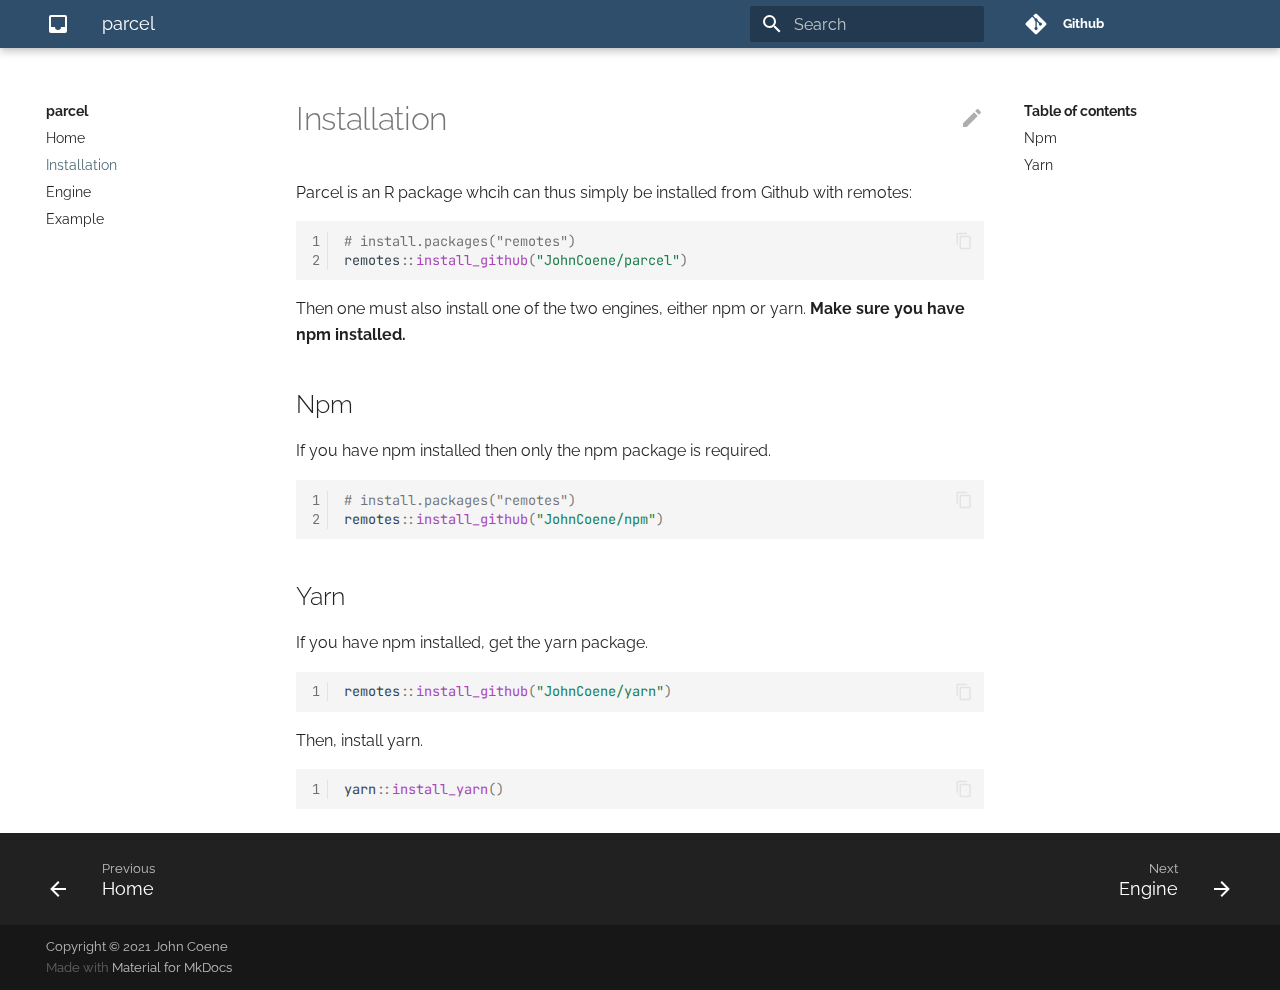
<file: site/installation/index.html>
<!doctype html>
<html lang="en" class="no-js">
  <head>
    
      <meta charset="utf-8">
      <meta name="viewport" content="width=device-width,initial-scale=1">
      
        <meta name="description" content="Parcel.js for R.">
      
      
      
        <meta name="author" content="John Coene">
      
      
      <link rel="shortcut icon" href="../images/favicon.png">
      <meta name="generator" content="mkdocs-1.1.2, mkdocs-material-6.2.8">
    
    
      
        <title>Installation - parcel</title>
      
    
    
      <link rel="stylesheet" href="../assets/stylesheets/main.cb6bc1d0.min.css">
      
        
        <link rel="stylesheet" href="../assets/stylesheets/palette.39b8e14a.min.css">
        
          
          
          <meta name="theme-color" content="#546d78">
        
      
    
    
    
      
        
        <link rel="preconnect" href="https://fonts.gstatic.com" crossorigin>
        <link rel="stylesheet" href="https://fonts.googleapis.com/css?family=Raleway:300,400,400i,700%7CJetBrains+Mono&display=fallback">
        <style>body,input{font-family:"Raleway",-apple-system,BlinkMacSystemFont,Helvetica,Arial,sans-serif}code,kbd,pre{font-family:"JetBrains Mono",SFMono-Regular,Consolas,Menlo,monospace}</style>
      
    
    
    
      <link rel="stylesheet" href="../stylesheets/extra.css">
    
    
      
        
<script>window.ga=window.ga||function(){(ga.q=ga.q||[]).push(arguments)},ga.l=+new Date,ga("create","UA-74544116-1","auto"),ga("set","anonymizeIp",!0),ga("send","pageview"),document.addEventListener("DOMContentLoaded",function(){document.forms.search&&document.forms.search.query.addEventListener("blur",function(){if(this.value){var e=document.location.pathname;ga("send","pageview",e+"?q="+this.value)}})}),document.addEventListener("DOMContentSwitch",function(){ga("send","pageview",document.location.pathname)})</script>
<script async src="https://www.google-analytics.com/analytics.js"></script>
      
    
    
  </head>
  
  
    
    
    
    
    
    <body dir="ltr" data-md-color-scheme="default" data-md-color-primary="blue-grey" data-md-color-accent="blue-grey">
      
  
    
    <input class="md-toggle" data-md-toggle="drawer" type="checkbox" id="__drawer" autocomplete="off">
    <input class="md-toggle" data-md-toggle="search" type="checkbox" id="__search" autocomplete="off">
    <label class="md-overlay" for="__drawer"></label>
    <div data-md-component="skip">
      
        
        <a href="#installation" class="md-skip">
          Skip to content
        </a>
      
    </div>
    <div data-md-component="announce">
      
    </div>
    
      

<header class="md-header" data-md-component="header">
  <nav class="md-header-nav md-grid" aria-label="Header">
    <a href=".." title="parcel" class="md-header-nav__button md-logo" aria-label="parcel">
      
  
  <svg xmlns="http://www.w3.org/2000/svg" viewBox="0 0 24 24"><path d="M19 15h-4a3 3 0 01-3 3 3 3 0 01-3-3H5V5h14m0-2H5a2 2 0 00-2 2v14a2 2 0 002 2h14a2 2 0 002-2V5a2 2 0 00-2-2z"/></svg>

    </a>
    <label class="md-header-nav__button md-icon" for="__drawer">
      <svg xmlns="http://www.w3.org/2000/svg" viewBox="0 0 24 24"><path d="M3 6h18v2H3V6m0 5h18v2H3v-2m0 5h18v2H3v-2z"/></svg>
    </label>
    <div class="md-header-nav__title" data-md-component="header-title">
      <div class="md-header-nav__ellipsis">
        <div class="md-header-nav__topic">
          <span class="md-ellipsis">
            parcel
          </span>
        </div>
        <div class="md-header-nav__topic">
          <span class="md-ellipsis">
            
              Installation
            
          </span>
        </div>
      </div>
    </div>
    
      <label class="md-header-nav__button md-icon" for="__search">
        <svg xmlns="http://www.w3.org/2000/svg" viewBox="0 0 24 24"><path d="M9.5 3A6.5 6.5 0 0116 9.5c0 1.61-.59 3.09-1.56 4.23l.27.27h.79l5 5-1.5 1.5-5-5v-.79l-.27-.27A6.516 6.516 0 019.5 16 6.5 6.5 0 013 9.5 6.5 6.5 0 019.5 3m0 2C7 5 5 7 5 9.5S7 14 9.5 14 14 12 14 9.5 12 5 9.5 5z"/></svg>
      </label>
      
<div class="md-search" data-md-component="search" role="dialog">
  <label class="md-search__overlay" for="__search"></label>
  <div class="md-search__inner" role="search">
    <form class="md-search__form" name="search">
      <input type="text" class="md-search__input" name="query" aria-label="Search" placeholder="Search" autocapitalize="off" autocorrect="off" autocomplete="off" spellcheck="false" data-md-component="search-query" data-md-state="active" required>
      <label class="md-search__icon md-icon" for="__search">
        <svg xmlns="http://www.w3.org/2000/svg" viewBox="0 0 24 24"><path d="M9.5 3A6.5 6.5 0 0116 9.5c0 1.61-.59 3.09-1.56 4.23l.27.27h.79l5 5-1.5 1.5-5-5v-.79l-.27-.27A6.516 6.516 0 019.5 16 6.5 6.5 0 013 9.5 6.5 6.5 0 019.5 3m0 2C7 5 5 7 5 9.5S7 14 9.5 14 14 12 14 9.5 12 5 9.5 5z"/></svg>
        <svg xmlns="http://www.w3.org/2000/svg" viewBox="0 0 24 24"><path d="M20 11v2H8l5.5 5.5-1.42 1.42L4.16 12l7.92-7.92L13.5 5.5 8 11h12z"/></svg>
      </label>
      <button type="reset" class="md-search__icon md-icon" aria-label="Clear" data-md-component="search-reset" tabindex="-1">
        <svg xmlns="http://www.w3.org/2000/svg" viewBox="0 0 24 24"><path d="M19 6.41L17.59 5 12 10.59 6.41 5 5 6.41 10.59 12 5 17.59 6.41 19 12 13.41 17.59 19 19 17.59 13.41 12 19 6.41z"/></svg>
      </button>
    </form>
    <div class="md-search__output">
      <div class="md-search__scrollwrap" data-md-scrollfix>
        <div class="md-search-result" data-md-component="search-result">
          <div class="md-search-result__meta">
            Initializing search
          </div>
          <ol class="md-search-result__list"></ol>
        </div>
      </div>
    </div>
  </div>
</div>
    
    
      <div class="md-header-nav__source">
        
<a href="https://github.com/JohnCoene/parcel/" title="Go to repository" class="md-source">
  <div class="md-source__icon md-icon">
    
    <svg xmlns="http://www.w3.org/2000/svg" viewBox="0 0 448 512"><path d="M439.55 236.05L244 40.45a28.87 28.87 0 00-40.81 0l-40.66 40.63 51.52 51.52c27.06-9.14 52.68 16.77 43.39 43.68l49.66 49.66c34.23-11.8 61.18 31 35.47 56.69-26.49 26.49-70.21-2.87-56-37.34L240.22 199v121.85c25.3 12.54 22.26 41.85 9.08 55a34.34 34.34 0 01-48.55 0c-17.57-17.6-11.07-46.91 11.25-56v-123c-20.8-8.51-24.6-30.74-18.64-45L142.57 101 8.45 235.14a28.86 28.86 0 000 40.81l195.61 195.6a28.86 28.86 0 0040.8 0l194.69-194.69a28.86 28.86 0 000-40.81z"/></svg>
  </div>
  <div class="md-source__repository">
    Github
  </div>
</a>
      </div>
    
  </nav>
</header>
    
    <div class="md-container" data-md-component="container">
      
      
        
      
      <main class="md-main" data-md-component="main">
        <div class="md-main__inner md-grid">
          
            
              
              <div class="md-sidebar md-sidebar--primary" data-md-component="navigation" >
                <div class="md-sidebar__scrollwrap">
                  <div class="md-sidebar__inner">
                    




<nav class="md-nav md-nav--primary" aria-label="Navigation" data-md-level="0">
  <label class="md-nav__title" for="__drawer">
    <a href=".." title="parcel" class="md-nav__button md-logo" aria-label="parcel">
      
  
  <svg xmlns="http://www.w3.org/2000/svg" viewBox="0 0 24 24"><path d="M19 15h-4a3 3 0 01-3 3 3 3 0 01-3-3H5V5h14m0-2H5a2 2 0 00-2 2v14a2 2 0 002 2h14a2 2 0 002-2V5a2 2 0 00-2-2z"/></svg>

    </a>
    parcel
  </label>
  
    <div class="md-nav__source">
      
<a href="https://github.com/JohnCoene/parcel/" title="Go to repository" class="md-source">
  <div class="md-source__icon md-icon">
    
    <svg xmlns="http://www.w3.org/2000/svg" viewBox="0 0 448 512"><path d="M439.55 236.05L244 40.45a28.87 28.87 0 00-40.81 0l-40.66 40.63 51.52 51.52c27.06-9.14 52.68 16.77 43.39 43.68l49.66 49.66c34.23-11.8 61.18 31 35.47 56.69-26.49 26.49-70.21-2.87-56-37.34L240.22 199v121.85c25.3 12.54 22.26 41.85 9.08 55a34.34 34.34 0 01-48.55 0c-17.57-17.6-11.07-46.91 11.25-56v-123c-20.8-8.51-24.6-30.74-18.64-45L142.57 101 8.45 235.14a28.86 28.86 0 000 40.81l195.61 195.6a28.86 28.86 0 0040.8 0l194.69-194.69a28.86 28.86 0 000-40.81z"/></svg>
  </div>
  <div class="md-source__repository">
    Github
  </div>
</a>
    </div>
  
  <ul class="md-nav__list" data-md-scrollfix>
    
      
      
      

  
  
  
    <li class="md-nav__item">
      <a href=".." class="md-nav__link">
        Home
      </a>
    </li>
  

    
      
      
      

  
  
    
  
  
    <li class="md-nav__item md-nav__item--active">
      
      <input class="md-nav__toggle md-toggle" data-md-toggle="toc" type="checkbox" id="__toc">
      
        
      
      
        <label class="md-nav__link md-nav__link--active" for="__toc">
          Installation
          <span class="md-nav__icon md-icon"></span>
        </label>
      
      <a href="./" class="md-nav__link md-nav__link--active">
        Installation
      </a>
      
        
<nav class="md-nav md-nav--secondary" aria-label="Table of contents">
  
  
    
  
  
    <label class="md-nav__title" for="__toc">
      <span class="md-nav__icon md-icon"></span>
      Table of contents
    </label>
    <ul class="md-nav__list" data-md-scrollfix>
      
        <li class="md-nav__item">
  <a href="#npm" class="md-nav__link">
    Npm
  </a>
  
</li>
      
        <li class="md-nav__item">
  <a href="#yarn" class="md-nav__link">
    Yarn
  </a>
  
</li>
      
    </ul>
  
</nav>
      
    </li>
  

    
      
      
      

  
  
  
    <li class="md-nav__item">
      <a href="../engine/" class="md-nav__link">
        Engine
      </a>
    </li>
  

    
      
      
      

  
  
  
    <li class="md-nav__item">
      <a href="../example/" class="md-nav__link">
        Example
      </a>
    </li>
  

    
  </ul>
</nav>
                  </div>
                </div>
              </div>
            
            
              
              <div class="md-sidebar md-sidebar--secondary" data-md-component="toc" >
                <div class="md-sidebar__scrollwrap">
                  <div class="md-sidebar__inner">
                    
<nav class="md-nav md-nav--secondary" aria-label="Table of contents">
  
  
    
  
  
    <label class="md-nav__title" for="__toc">
      <span class="md-nav__icon md-icon"></span>
      Table of contents
    </label>
    <ul class="md-nav__list" data-md-scrollfix>
      
        <li class="md-nav__item">
  <a href="#npm" class="md-nav__link">
    Npm
  </a>
  
</li>
      
        <li class="md-nav__item">
  <a href="#yarn" class="md-nav__link">
    Yarn
  </a>
  
</li>
      
    </ul>
  
</nav>
                  </div>
                </div>
              </div>
            
          
          <div class="md-content">
            <article class="md-content__inner md-typeset">
              
                
                  <a href="https://github.com/JohnCoene/parcel/edit/master/docs/installation.md" title="Edit this page" class="md-content__button md-icon">
                    <svg xmlns="http://www.w3.org/2000/svg" viewBox="0 0 24 24"><path d="M20.71 7.04c.39-.39.39-1.04 0-1.41l-2.34-2.34c-.37-.39-1.02-.39-1.41 0l-1.84 1.83 3.75 3.75M3 17.25V21h3.75L17.81 9.93l-3.75-3.75L3 17.25z"/></svg>
                  </a>
                
                
                <h1 id="installation">Installation<a class="headerlink" href="#installation" title="Permanent link">&para;</a></h1>
<p>Parcel is an R package whcih can thus simply be installed from Github with remotes:</p>
<table class="highlighttable"><tr><td class="linenos"><div class="linenodiv"><pre><span></span>1
2</pre></div></td><td class="code"><div class="highlight"><pre><span></span><code><span class="c1"># install.packages(&quot;remotes&quot;)</span>
<span class="n">remotes</span><span class="o">::</span><span class="nf">install_github</span><span class="p">(</span><span class="s">&quot;JohnCoene/parcel&quot;</span><span class="p">)</span>
</code></pre></div>
</td></tr></table>
<p>Then one must also install one of the two engines, either npm or yarn. <strong>Make sure you have npm installed.</strong></p>
<h2 id="npm">Npm<a class="headerlink" href="#npm" title="Permanent link">&para;</a></h2>
<p>If you have npm installed then only the npm package is required.</p>
<table class="highlighttable"><tr><td class="linenos"><div class="linenodiv"><pre><span></span>1
2</pre></div></td><td class="code"><div class="highlight"><pre><span></span><code><span class="c1"># install.packages(&quot;remotes&quot;)</span>
<span class="n">remotes</span><span class="o">::</span><span class="nf">install_github</span><span class="p">(</span><span class="s">&quot;JohnCoene/npm&quot;</span><span class="p">)</span>
</code></pre></div>
</td></tr></table>
<h2 id="yarn">Yarn<a class="headerlink" href="#yarn" title="Permanent link">&para;</a></h2>
<p>If you have npm installed, get the yarn package. </p>
<table class="highlighttable"><tr><td class="linenos"><div class="linenodiv"><pre><span></span>1</pre></div></td><td class="code"><div class="highlight"><pre><span></span><code><span class="n">remotes</span><span class="o">::</span><span class="nf">install_github</span><span class="p">(</span><span class="s">&quot;JohnCoene/yarn&quot;</span><span class="p">)</span>
</code></pre></div>
</td></tr></table>
<p>Then, install yarn.</p>
<table class="highlighttable"><tr><td class="linenos"><div class="linenodiv"><pre><span></span>1</pre></div></td><td class="code"><div class="highlight"><pre><span></span><code><span class="n">yarn</span><span class="o">::</span><span class="nf">install_yarn</span><span class="p">()</span>
</code></pre></div>
</td></tr></table>
                
              
              
                


              
            </article>
          </div>
        </div>
      </main>
      
        
<footer class="md-footer">
  
    <div class="md-footer-nav">
      <nav class="md-footer-nav__inner md-grid" aria-label="Footer">
        
          <a href=".." class="md-footer-nav__link md-footer-nav__link--prev" rel="prev">
            <div class="md-footer-nav__button md-icon">
              <svg xmlns="http://www.w3.org/2000/svg" viewBox="0 0 24 24"><path d="M20 11v2H8l5.5 5.5-1.42 1.42L4.16 12l7.92-7.92L13.5 5.5 8 11h12z"/></svg>
            </div>
            <div class="md-footer-nav__title">
              <div class="md-ellipsis">
                <span class="md-footer-nav__direction">
                  Previous
                </span>
                Home
              </div>
            </div>
          </a>
        
        
          <a href="../engine/" class="md-footer-nav__link md-footer-nav__link--next" rel="next">
            <div class="md-footer-nav__title">
              <div class="md-ellipsis">
                <span class="md-footer-nav__direction">
                  Next
                </span>
                Engine
              </div>
            </div>
            <div class="md-footer-nav__button md-icon">
              <svg xmlns="http://www.w3.org/2000/svg" viewBox="0 0 24 24"><path d="M4 11v2h12l-5.5 5.5 1.42 1.42L19.84 12l-7.92-7.92L10.5 5.5 16 11H4z"/></svg>
            </div>
          </a>
        
      </nav>
    </div>
  
  <div class="md-footer-meta md-typeset">
    <div class="md-footer-meta__inner md-grid">
      <div class="md-footer-copyright">
        
          <div class="md-footer-copyright__highlight">
            Copyright &copy; 2021 John Coene
          </div>
        
        Made with
        <a href="https://squidfunk.github.io/mkdocs-material/" target="_blank" rel="noopener">
          Material for MkDocs
        </a>
      </div>
      
    </div>
  </div>
</footer>
      
    </div>
    
      <script src="../assets/javascripts/vendor.18f0862e.min.js"></script>
      <script src="../assets/javascripts/bundle.994580cf.min.js"></script><script id="__lang" type="application/json">{"clipboard.copy": "Copy to clipboard", "clipboard.copied": "Copied to clipboard", "search.config.lang": "en", "search.config.pipeline": "trimmer, stopWordFilter", "search.config.separator": "[\\s\\-]+", "search.placeholder": "Search", "search.result.placeholder": "Type to start searching", "search.result.none": "No matching documents", "search.result.one": "1 matching document", "search.result.other": "# matching documents", "search.result.more.one": "1 more on this page", "search.result.more.other": "# more on this page", "search.result.term.missing": "Missing"}</script>
      
      <script>
        app = initialize({
          base: "..",
          features: ['navigation.instant', 'search.suggest'],
          search: Object.assign({
            worker: "../assets/javascripts/worker/search.9c0e82ba.min.js"
          }, typeof search !== "undefined" && search)
        })
      </script>
      
    
  </body>
</html>
</file>
<file: site/stylesheets/extra.css>
.md-header{
  background-color: #2e4e6b;
  color: white;
}
</file>
<file: site/assets/stylesheets/main.cb6bc1d0.min.css>
html{box-sizing:border-box;-webkit-text-size-adjust:none;-moz-text-size-adjust:none;-ms-text-size-adjust:none;text-size-adjust:none}*,*::before,*::after{box-sizing:inherit}body{margin:0}a,button,label,input{-webkit-tap-highlight-color:transparent}a{color:inherit;text-decoration:none}hr{display:block;box-sizing:content-box;height:.05rem;padding:0;overflow:visible;border:0}small{font-size:80%}sub,sup{line-height:1em}img{border-style:none}table{border-collapse:separate;border-spacing:0}td,th{font-weight:400;vertical-align:top}button{margin:0;padding:0;font-size:inherit;background:transparent;border:0}input{border:0;outline:none}:root{--md-default-fg-color: hsla(0, 0%, 0%, 0.87);--md-default-fg-color--light: hsla(0, 0%, 0%, 0.54);--md-default-fg-color--lighter: hsla(0, 0%, 0%, 0.32);--md-default-fg-color--lightest: hsla(0, 0%, 0%, 0.07);--md-default-bg-color: hsla(0, 0%, 100%, 1);--md-default-bg-color--light: hsla(0, 0%, 100%, 0.7);--md-default-bg-color--lighter: hsla(0, 0%, 100%, 0.3);--md-default-bg-color--lightest: hsla(0, 0%, 100%, 0.12);--md-primary-fg-color: hsla(231, 48%, 48%, 1);--md-primary-fg-color--light: hsla(231, 44%, 56%, 1);--md-primary-fg-color--dark: hsla(232, 54%, 41%, 1);--md-primary-bg-color: hsla(0, 0%, 100%, 1);--md-primary-bg-color--light: hsla(0, 0%, 100%, 0.7);--md-accent-fg-color: hsla(231, 99%, 66%, 1);--md-accent-fg-color--transparent: hsla(231, 99%, 66%, 0.1);--md-accent-bg-color: hsla(0, 0%, 100%, 1);--md-accent-bg-color--light: hsla(0, 0%, 100%, 0.7)}:root>*{--md-code-fg-color: hsla(200, 18%, 26%, 1);--md-code-bg-color: hsla(0, 0%, 96%, 1);--md-code-hl-color: hsla(60, 100%, 50%, 0.5);--md-code-hl-number-color: hsla(0, 67%, 50%, 1);--md-code-hl-special-color: hsla(340, 83%, 47%, 1);--md-code-hl-function-color: hsla(291, 45%, 50%, 1);--md-code-hl-constant-color: hsla(250, 63%, 60%, 1);--md-code-hl-keyword-color: hsla(219, 54%, 51%, 1);--md-code-hl-string-color: hsla(150, 63%, 30%, 1);--md-code-hl-name-color: var(--md-code-fg-color);--md-code-hl-operator-color: var(--md-default-fg-color--light);--md-code-hl-punctuation-color: var(--md-default-fg-color--light);--md-code-hl-comment-color: var(--md-default-fg-color--light);--md-code-hl-generic-color: var(--md-default-fg-color--light);--md-code-hl-variable-color: var(--md-default-fg-color--light);--md-typeset-color: var(--md-default-fg-color);--md-typeset-a-color: var(--md-primary-fg-color);--md-typeset-mark-color: hsla(60, 100%, 50%, 0.5);--md-typeset-del-color: hsla(6, 90%, 60%, 0.15);--md-typeset-ins-color: hsla(150, 90%, 44%, 0.15);--md-typeset-kbd-color: hsla(0, 0%, 98%, 1);--md-typeset-kbd-accent-color: hsla(0, 100%, 100%, 1);--md-typeset-kbd-border-color: hsla(0, 0%, 72%, 1);--md-admonition-fg-color: var(--md-default-fg-color);--md-admonition-bg-color: var(--md-default-bg-color);--md-footer-fg-color: hsla(0, 0%, 100%, 1);--md-footer-fg-color--light: hsla(0, 0%, 100%, 0.7);--md-footer-fg-color--lighter: hsla(0, 0%, 100%, 0.3);--md-footer-bg-color: hsla(0, 0%, 0%, 0.87);--md-footer-bg-color--dark: hsla(0, 0%, 0%, 0.32)}.md-icon svg{display:block;width:1.2rem;height:1.2rem;fill:currentColor}body{-webkit-font-smoothing:antialiased;-moz-osx-font-smoothing:grayscale}body,input{color:var(--md-typeset-color);font-feature-settings:"kern","liga";font-family:-apple-system,BlinkMacSystemFont,Helvetica,Arial,sans-serif}code,pre,kbd{color:var(--md-typeset-color);font-feature-settings:"kern";font-family:SFMono-Regular,Consolas,Menlo,monospace}:root{--md-typeset-table--ascending: url("data:image/svg+xml;charset=utf-8,<?xml version='1.0' encoding='UTF-8'?><!DOCTYPE svg PUBLIC '-//W3C//DTD SVG 1.1//EN' 'http://www.w3.org/Graphics/SVG/1.1/DTD/svg11.dtd'><svg xmlns='http://www.w3.org/2000/svg' xmlns:xlink='http://www.w3.org/1999/xlink' version='1.1' id='mdi-arrow-down' width='24' height='24' viewBox='0 0 24 24'><path d='M11,4H13V16L18.5,10.5L19.92,11.92L12,19.84L4.08,11.92L5.5,10.5L11,16V4Z'/></svg>");--md-typeset-table--descending: url("data:image/svg+xml;charset=utf-8,<?xml version='1.0' encoding='UTF-8'?><!DOCTYPE svg PUBLIC '-//W3C//DTD SVG 1.1//EN' 'http://www.w3.org/Graphics/SVG/1.1/DTD/svg11.dtd'><svg xmlns='http://www.w3.org/2000/svg' xmlns:xlink='http://www.w3.org/1999/xlink' version='1.1' id='mdi-arrow-up' width='24' height='24' viewBox='0 0 24 24'><path d='M13,20H11V8L5.5,13.5L4.08,12.08L12,4.16L19.92,12.08L18.5,13.5L13,8V20Z'/></svg>")}.md-typeset{font-size:.8rem;line-height:1.6;-webkit-print-color-adjust:exact;color-adjust:exact}@media print{.md-typeset{font-size:.68rem}}.md-typeset p,.md-typeset ul,.md-typeset ol,.md-typeset dl,.md-typeset blockquote{margin:1em 0}.md-typeset h1{margin:0 0 1.25em;color:var(--md-default-fg-color--light);font-weight:300;font-size:2em;line-height:1.3;letter-spacing:-0.01em}.md-typeset h2{margin:1.6em 0 .64em;font-weight:300;font-size:1.5625em;line-height:1.4;letter-spacing:-0.01em}.md-typeset h3{margin:1.6em 0 .8em;font-weight:400;font-size:1.25em;line-height:1.5;letter-spacing:-0.01em}.md-typeset h2+h3{margin-top:.8em}.md-typeset h4{margin:1em 0;font-weight:700;letter-spacing:-0.01em}.md-typeset h5,.md-typeset h6{margin:1.25em 0;color:var(--md-default-fg-color--light);font-weight:700;font-size:.8em;letter-spacing:-0.01em}.md-typeset h5{text-transform:uppercase}.md-typeset hr{margin:1.5em 0;border-bottom:.05rem solid var(--md-default-fg-color--lightest)}.md-typeset a{color:var(--md-typeset-a-color);word-break:break-word}.md-typeset a,.md-typeset a::before{transition:color 125ms}.md-typeset a:focus,.md-typeset a:hover{color:var(--md-accent-fg-color)}.md-typeset code,.md-typeset pre,.md-typeset kbd{color:var(--md-code-fg-color);direction:ltr}@media print{.md-typeset code,.md-typeset pre,.md-typeset kbd{white-space:pre-wrap}}.md-typeset code{padding:0 .2941176471em;font-size:.85em;word-break:break-word;background-color:var(--md-code-bg-color);border-radius:.1rem;-webkit-box-decoration-break:clone;box-decoration-break:clone}.md-typeset code:not(.focus-visible){outline:none;-webkit-tap-highlight-color:transparent}.md-typeset h1 code,.md-typeset h2 code,.md-typeset h3 code,.md-typeset h4 code,.md-typeset h5 code,.md-typeset h6 code{margin:initial;padding:initial;background-color:transparent;box-shadow:none}.md-typeset a>code{color:currentColor}.md-typeset pre{position:relative;margin:1em 0;line-height:1.4}.md-typeset pre>code{display:block;margin:0;padding:.7720588235em 1.1764705882em;overflow:auto;word-break:normal;box-shadow:none;-webkit-box-decoration-break:slice;box-decoration-break:slice;touch-action:auto;scrollbar-width:thin;scrollbar-color:var(--md-default-fg-color--lighter) transparent}.md-typeset pre>code:hover{scrollbar-color:var(--md-accent-fg-color) transparent}.md-typeset pre>code::-webkit-scrollbar{width:.2rem;height:.2rem}.md-typeset pre>code::-webkit-scrollbar-thumb{background-color:var(--md-default-fg-color--lighter)}.md-typeset pre>code::-webkit-scrollbar-thumb:hover{background-color:var(--md-accent-fg-color)}@media screen and (max-width: 44.9375em){.md-typeset>pre{margin:1em -0.8rem}.md-typeset>pre code{border-radius:0}}.md-typeset kbd{display:inline-block;padding:0 .6666666667em;color:var(--md-default-fg-color);font-size:.75em;vertical-align:text-top;word-break:break-word;background-color:var(--md-typeset-kbd-color);border-radius:.1rem;box-shadow:0 .1rem 0 .05rem var(--md-typeset-kbd-border-color),0 .1rem 0 var(--md-typeset-kbd-border-color),0 -0.1rem .2rem var(--md-typeset-kbd-accent-color) inset}.md-typeset mark{color:inherit;word-break:break-word;background-color:var(--md-typeset-mark-color);-webkit-box-decoration-break:clone;box-decoration-break:clone}.md-typeset abbr{text-decoration:none;border-bottom:.05rem dotted var(--md-default-fg-color--light);cursor:help}@media(hover: none){.md-typeset abbr{position:relative}.md-typeset abbr[title]:focus::after,.md-typeset abbr[title]:hover::after{box-shadow:0 2px 2px 0 rgba(0,0,0,.14),0 1px 5px 0 rgba(0,0,0,.12),0 3px 1px -2px rgba(0,0,0,.2);position:absolute;left:0;display:inline-block;width:auto;min-width:-webkit-max-content;min-width:-moz-max-content;min-width:max-content;max-width:80%;margin-top:2em;padding:.2rem .3rem;color:var(--md-default-bg-color);font-size:.7rem;background-color:var(--md-default-fg-color);border-radius:.1rem;content:attr(title)}}.md-typeset small{opacity:.75}.md-typeset sup,.md-typeset sub{margin-left:.078125em}[dir=rtl] .md-typeset sup,[dir=rtl] .md-typeset sub{margin-right:.078125em;margin-left:initial}.md-typeset blockquote{padding-left:.6rem;color:var(--md-default-fg-color--light);border-left:.2rem solid var(--md-default-fg-color--lighter)}[dir=rtl] .md-typeset blockquote{padding-right:.6rem;padding-left:initial;border-right:.2rem solid var(--md-default-fg-color--lighter);border-left:initial}.md-typeset ul{list-style-type:disc}.md-typeset ul,.md-typeset ol{margin-left:.625em;padding:0}[dir=rtl] .md-typeset ul,[dir=rtl] .md-typeset ol{margin-right:.625em;margin-left:initial}.md-typeset ul ol,.md-typeset ol ol{list-style-type:lower-alpha}.md-typeset ul ol ol,.md-typeset ol ol ol{list-style-type:lower-roman}.md-typeset ul li,.md-typeset ol li{margin-bottom:.5em;margin-left:1.25em}[dir=rtl] .md-typeset ul li,[dir=rtl] .md-typeset ol li{margin-right:1.25em;margin-left:initial}.md-typeset ul li p,.md-typeset ul li blockquote,.md-typeset ol li p,.md-typeset ol li blockquote{margin:.5em 0}.md-typeset ul li:last-child,.md-typeset ol li:last-child{margin-bottom:0}.md-typeset ul li ul,.md-typeset ul li ol,.md-typeset ol li ul,.md-typeset ol li ol{margin:.5em 0 .5em .625em}[dir=rtl] .md-typeset ul li ul,[dir=rtl] .md-typeset ul li ol,[dir=rtl] .md-typeset ol li ul,[dir=rtl] .md-typeset ol li ol{margin-right:.625em;margin-left:initial}.md-typeset dd{margin:1em 0 1.5em 1.875em}[dir=rtl] .md-typeset dd{margin-right:1.875em;margin-left:initial}.md-typeset img,.md-typeset svg{max-width:100%;height:auto}.md-typeset img[align=left],.md-typeset svg[align=left]{margin:1em;margin-left:0}.md-typeset img[align=right],.md-typeset svg[align=right]{margin:1em;margin-right:0}.md-typeset img[align]:only-child,.md-typeset svg[align]:only-child{margin-top:0}.md-typeset figure{width:-webkit-fit-content;width:-moz-fit-content;width:fit-content;max-width:100%;margin:0 auto;text-align:center}.md-typeset figure img{display:block}.md-typeset figcaption{max-width:24rem;margin:1em auto 2em;font-style:italic}.md-typeset iframe{max-width:100%}.md-typeset table:not([class]){display:inline-block;max-width:100%;overflow:auto;font-size:.64rem;background-color:var(--md-default-bg-color);border-radius:.1rem;box-shadow:0 .2rem .5rem rgba(0,0,0,.05),0 0 .05rem rgba(0,0,0,.1);touch-action:auto}@media print{.md-typeset table:not([class]){display:table}}.md-typeset table:not([class])+*{margin-top:1.5em}.md-typeset table:not([class]) th>*:first-child,.md-typeset table:not([class]) td>*:first-child{margin-top:0}.md-typeset table:not([class]) th>*:last-child,.md-typeset table:not([class]) td>*:last-child{margin-bottom:0}.md-typeset table:not([class]) th:not([align]),.md-typeset table:not([class]) td:not([align]){text-align:left}[dir=rtl] .md-typeset table:not([class]) th:not([align]),[dir=rtl] .md-typeset table:not([class]) td:not([align]){text-align:right}.md-typeset table:not([class]) th{min-width:5rem;padding:.9375em 1.25em;color:var(--md-default-bg-color);vertical-align:top;background-color:var(--md-default-fg-color--light)}.md-typeset table:not([class]) th a{color:inherit}.md-typeset table:not([class]) td{padding:.9375em 1.25em;vertical-align:top;border-top:.05rem solid var(--md-default-fg-color--lightest)}.md-typeset table:not([class]) tr{transition:background-color 125ms}.md-typeset table:not([class]) tr:hover{background-color:rgba(0,0,0,.035);box-shadow:0 .05rem 0 var(--md-default-bg-color) inset}.md-typeset table:not([class]) tr:first-child td{border-top:0}.md-typeset table:not([class]) a{word-break:normal}.md-typeset table th[role=columnheader]{cursor:pointer}.md-typeset table th[role=columnheader]::after{display:inline-block;width:1.2em;height:1.2em;margin-left:.5em;vertical-align:sub;-webkit-mask-repeat:no-repeat;mask-repeat:no-repeat;-webkit-mask-size:contain;mask-size:contain;content:""}.md-typeset table th[role=columnheader][aria-sort=ascending]::after{background-color:currentColor;-webkit-mask-image:var(--md-typeset-table--ascending);mask-image:var(--md-typeset-table--ascending)}.md-typeset table th[role=columnheader][aria-sort=descending]::after{background-color:currentColor;-webkit-mask-image:var(--md-typeset-table--descending);mask-image:var(--md-typeset-table--descending)}.md-typeset__scrollwrap{margin:1em -0.8rem;overflow-x:auto;touch-action:auto}.md-typeset__table{display:inline-block;margin-bottom:.5em;padding:0 .8rem}@media print{.md-typeset__table{display:block}}html .md-typeset__table table{display:table;width:100%;margin:0;overflow:hidden}html{height:100%;overflow-x:hidden;font-size:125%}@media screen and (min-width: 100em){html{font-size:137.5%}}@media screen and (min-width: 125em){html{font-size:150%}}body{position:relative;display:flex;flex-direction:column;width:100%;min-height:100%;font-size:.5rem;background-color:var(--md-default-bg-color)}@media print{body{display:block}}@media screen and (max-width: 59.9375em){body[data-md-state=lock]{position:fixed}}.md-grid{max-width:61rem;margin-right:auto;margin-left:auto}.md-container{display:flex;flex-direction:column;flex-grow:1}@media print{.md-container{display:block}}.md-main{flex-grow:1}.md-main__inner{display:flex;height:100%;margin-top:1.5rem}.md-ellipsis{overflow:hidden;white-space:nowrap;text-overflow:ellipsis}.md-toggle{display:none}.md-skip{position:fixed;z-index:-1;margin:.5rem;padding:.3rem .5rem;color:var(--md-default-bg-color);font-size:.64rem;background-color:var(--md-default-fg-color);border-radius:.1rem;transform:translateY(0.4rem);opacity:0}.md-skip:focus{z-index:10;transform:translateY(0);opacity:1;transition:transform 250ms cubic-bezier(0.4, 0, 0.2, 1),opacity 175ms 75ms}@page{margin:25mm}.md-announce{overflow:auto;background-color:var(--md-footer-bg-color)}@media print{.md-announce{display:none}}.md-announce__inner{margin:.6rem auto;padding:0 .8rem;color:var(--md-footer-fg-color);font-size:.7rem}.md-typeset .md-button{display:inline-block;padding:.625em 2em;color:var(--md-primary-fg-color);font-weight:700;border:.1rem solid currentColor;border-radius:.1rem;transition:color 125ms,background-color 125ms,border-color 125ms}.md-typeset .md-button--primary{color:var(--md-primary-bg-color);background-color:var(--md-primary-fg-color);border-color:var(--md-primary-fg-color)}.md-typeset .md-button:focus,.md-typeset .md-button:hover{color:var(--md-accent-bg-color);background-color:var(--md-accent-fg-color);border-color:var(--md-accent-fg-color)}:root{--md-clipboard-icon: url("data:image/svg+xml;charset=utf-8,<?xml version='1.0' encoding='UTF-8'?><!DOCTYPE svg PUBLIC '-//W3C//DTD SVG 1.1//EN' 'http://www.w3.org/Graphics/SVG/1.1/DTD/svg11.dtd'><svg xmlns='http://www.w3.org/2000/svg' xmlns:xlink='http://www.w3.org/1999/xlink' version='1.1' id='mdi-content-copy' width='24' height='24' viewBox='0 0 24 24'><path d='M19,21H8V7H19M19,5H8A2,2 0 0,0 6,7V21A2,2 0 0,0 8,23H19A2,2 0 0,0 21,21V7A2,2 0 0,0 19,5M16,1H4A2,2 0 0,0 2,3V17H4V3H16V1Z'/></svg>")}.md-clipboard{position:absolute;top:.5em;right:.5em;z-index:1;width:1.5em;height:1.5em;color:var(--md-default-fg-color--lightest);border-radius:.1rem;cursor:pointer;transition:color 250ms}@media print{.md-clipboard{display:none}}:hover>.md-clipboard{color:var(--md-default-fg-color--light)}.md-clipboard:focus,.md-clipboard:hover{color:var(--md-accent-fg-color)}.md-clipboard::after{display:block;width:1.125em;height:1.125em;margin:0 auto;background-color:currentColor;-webkit-mask-image:var(--md-clipboard-icon);mask-image:var(--md-clipboard-icon);-webkit-mask-repeat:no-repeat;mask-repeat:no-repeat;-webkit-mask-size:contain;mask-size:contain;content:""}.md-content{flex-grow:1;overflow:hidden;scroll-padding-top:51.2rem}.md-content__inner{margin:0 .8rem 1.2rem;padding-top:.6rem}@media screen and (min-width: 76.25em){.md-sidebar--primary:not([hidden])~.md-content>.md-content__inner{margin-left:1.2rem}[dir=rtl] .md-sidebar--primary:not([hidden])~.md-content>.md-content__inner{margin-right:1.2rem;margin-left:.8rem}.md-sidebar--secondary:not([hidden])~.md-content>.md-content__inner{margin-right:1.2rem}[dir=rtl] .md-sidebar--secondary:not([hidden])~.md-content>.md-content__inner{margin-right:.8rem;margin-left:1.2rem}}.md-content__inner::before{display:block;height:.4rem;content:""}.md-content__inner>:last-child{margin-bottom:0}.md-content__button{float:right;margin:.4rem 0;margin-left:.4rem;padding:0}@media print{.md-content__button{display:none}}[dir=rtl] .md-content__button{float:left;margin-right:.4rem;margin-left:initial}[dir=rtl] .md-content__button svg{transform:scaleX(-1)}.md-typeset .md-content__button{color:var(--md-default-fg-color--lighter)}.md-content__button svg{display:inline;vertical-align:top}.md-dialog{box-shadow:0 2px 2px 0 rgba(0,0,0,.14),0 1px 5px 0 rgba(0,0,0,.12),0 3px 1px -2px rgba(0,0,0,.2);position:fixed;right:.8rem;bottom:.8rem;left:initial;z-index:2;display:block;min-width:11.1rem;padding:.4rem .6rem;color:var(--md-default-bg-color);font-size:.7rem;background-color:var(--md-default-fg-color);border:none;border-radius:.1rem;transform:translateY(100%);opacity:0;transition:transform 0ms 400ms,opacity 400ms}@media print{.md-dialog{display:none}}[dir=rtl] .md-dialog{right:initial;left:.8rem}.md-dialog[data-md-state=open]{transform:translateY(0);opacity:1;transition:transform 400ms cubic-bezier(0.075, 0.85, 0.175, 1),opacity 400ms}.md-header{position:-webkit-sticky;position:sticky;top:0;right:0;left:0;z-index:2;color:var(--md-primary-bg-color);background-color:var(--md-primary-fg-color);box-shadow:0 0 .2rem rgba(0,0,0,0),0 .2rem .4rem rgba(0,0,0,0);transition:color 250ms,background-color 250ms}@media print{.md-header{display:none}}.md-header[data-md-state=shadow]{box-shadow:0 0 .2rem rgba(0,0,0,.1),0 .2rem .4rem rgba(0,0,0,.2);transition:transform 250ms cubic-bezier(0.1, 0.7, 0.1, 1),color 250ms,background-color 250ms,box-shadow 250ms}.md-header[data-md-state=hidden]{transform:translateY(-100%);transition:transform 250ms cubic-bezier(0.8, 0, 0.6, 1),color 250ms,background-color 250ms,box-shadow 250ms}.md-header-nav{display:flex;align-items:center;padding:0 .2rem}.md-header-nav__button{position:relative;z-index:1;display:inline-block;margin:.2rem;padding:.4rem;color:currentColor;vertical-align:middle;cursor:pointer;transition:opacity 250ms}.md-header-nav__button:focus,.md-header-nav__button:hover{opacity:.7}.md-header-nav__button:not(.focus-visible){outline:none}.md-header-nav__button.md-logo{margin:.2rem;padding:.4rem}@media screen and (max-width: 76.1875em){.md-header-nav__button.md-logo{display:none}}.md-header-nav__button.md-logo img,.md-header-nav__button.md-logo svg{display:block;width:1.2rem;height:1.2rem;fill:currentColor}@media screen and (min-width: 60em){.md-header-nav__button[for=__search]{display:none}}.no-js .md-header-nav__button[for=__search]{display:none}[dir=rtl] .md-header-nav__button[for=__search] svg{transform:scaleX(-1)}@media screen and (min-width: 76.25em){.md-header-nav__button[for=__drawer]{display:none}}.md-header-nav__topic{position:absolute;display:flex;max-width:100%;transition:transform 400ms cubic-bezier(0.1, 0.7, 0.1, 1),opacity 150ms}.md-header-nav__topic+.md-header-nav__topic{z-index:-1;transform:translateX(1.25rem);opacity:0;transition:transform 400ms cubic-bezier(1, 0.7, 0.1, 0.1),opacity 150ms;pointer-events:none}[dir=rtl] .md-header-nav__topic+.md-header-nav__topic{transform:translateX(-1.25rem)}.md-header-nav__title{flex-grow:1;height:2.4rem;margin-right:.4rem;margin-left:1rem;font-size:.9rem;line-height:2.4rem}.md-header-nav__title[data-md-state=active] .md-header-nav__topic{z-index:-1;transform:translateX(-1.25rem);opacity:0;transition:transform 400ms cubic-bezier(1, 0.7, 0.1, 0.1),opacity 150ms;pointer-events:none}[dir=rtl] .md-header-nav__title[data-md-state=active] .md-header-nav__topic{transform:translateX(1.25rem)}.md-header-nav__title[data-md-state=active] .md-header-nav__topic+.md-header-nav__topic{z-index:0;transform:translateX(0);opacity:1;transition:transform 400ms cubic-bezier(0.1, 0.7, 0.1, 1),opacity 150ms;pointer-events:initial}.md-header-nav__title>.md-header-nav__ellipsis{position:relative;width:100%;height:100%}.md-header-nav__source{display:none}@media screen and (min-width: 60em){.md-header-nav__source{display:block;width:11.7rem;max-width:11.7rem;margin-left:1rem}[dir=rtl] .md-header-nav__source{margin-right:1rem;margin-left:initial}}@media screen and (min-width: 76.25em){.md-header-nav__source{margin-left:1.4rem}[dir=rtl] .md-header-nav__source{margin-right:1.4rem}}.md-footer{color:var(--md-footer-fg-color);background-color:var(--md-footer-bg-color)}@media print{.md-footer{display:none}}.md-footer-nav__inner{padding:.2rem;overflow:auto}.md-footer-nav__link{display:flex;padding-top:1.4rem;padding-bottom:.4rem;transition:opacity 250ms}@media screen and (min-width: 45em){.md-footer-nav__link{width:50%}}.md-footer-nav__link:focus,.md-footer-nav__link:hover{opacity:.7}.md-footer-nav__link--prev{float:left}@media screen and (max-width: 44.9375em){.md-footer-nav__link--prev{width:25%}.md-footer-nav__link--prev .md-footer-nav__title{display:none}}[dir=rtl] .md-footer-nav__link--prev{float:right}[dir=rtl] .md-footer-nav__link--prev svg{transform:scaleX(-1)}.md-footer-nav__link--next{float:right;text-align:right}@media screen and (max-width: 44.9375em){.md-footer-nav__link--next{width:75%}}[dir=rtl] .md-footer-nav__link--next{float:left;text-align:left}[dir=rtl] .md-footer-nav__link--next svg{transform:scaleX(-1)}.md-footer-nav__title{position:relative;flex-grow:1;max-width:calc(100% - 2.4rem);padding:0 1rem;font-size:.9rem;line-height:2.4rem}.md-footer-nav__button{margin:.2rem;padding:.4rem}.md-footer-nav__direction{position:absolute;right:0;left:0;margin-top:-1rem;padding:0 1rem;font-size:.64rem;opacity:.7}.md-footer-meta{background-color:var(--md-footer-bg-color--dark)}.md-footer-meta__inner{display:flex;flex-wrap:wrap;justify-content:space-between;padding:.2rem}html .md-footer-meta.md-typeset a{color:var(--md-footer-fg-color--light)}html .md-footer-meta.md-typeset a:focus,html .md-footer-meta.md-typeset a:hover{color:var(--md-footer-fg-color)}.md-footer-copyright{width:100%;margin:auto .6rem;padding:.4rem 0;color:var(--md-footer-fg-color--lighter);font-size:.64rem}@media screen and (min-width: 45em){.md-footer-copyright{width:auto}}.md-footer-copyright__highlight{color:var(--md-footer-fg-color--light)}.md-footer-social{margin:0 .4rem;padding:.2rem 0 .6rem}@media screen and (min-width: 45em){.md-footer-social{padding:.6rem 0}}.md-footer-social__link{display:inline-block;width:1.6rem;height:1.6rem;text-align:center}.md-footer-social__link::before{line-height:1.9}.md-footer-social__link svg{max-height:.8rem;vertical-align:-25%;fill:currentColor}:root{--md-nav-icon--prev: url("data:image/svg+xml;charset=utf-8,<?xml version='1.0' encoding='UTF-8'?><!DOCTYPE svg PUBLIC '-//W3C//DTD SVG 1.1//EN' 'http://www.w3.org/Graphics/SVG/1.1/DTD/svg11.dtd'><svg xmlns='http://www.w3.org/2000/svg' xmlns:xlink='http://www.w3.org/1999/xlink' version='1.1' id='mdi-arrow-left' width='24' height='24' viewBox='0 0 24 24'><path d='M20,11V13H8L13.5,18.5L12.08,19.92L4.16,12L12.08,4.08L13.5,5.5L8,11H20Z'/></svg>");--md-nav-icon--next: url("data:image/svg+xml;charset=utf-8,<?xml version='1.0' encoding='UTF-8'?><!DOCTYPE svg PUBLIC '-//W3C//DTD SVG 1.1//EN' 'http://www.w3.org/Graphics/SVG/1.1/DTD/svg11.dtd'><svg xmlns='http://www.w3.org/2000/svg' xmlns:xlink='http://www.w3.org/1999/xlink' version='1.1' id='mdi-chevron-right' width='24' height='24' viewBox='0 0 24 24'><path d='M8.59,16.58L13.17,12L8.59,7.41L10,6L16,12L10,18L8.59,16.58Z'/></svg>");--md-toc-icon: url("data:image/svg+xml;charset=utf-8,<?xml version='1.0' encoding='UTF-8'?><!DOCTYPE svg PUBLIC '-//W3C//DTD SVG 1.1//EN' 'http://www.w3.org/Graphics/SVG/1.1/DTD/svg11.dtd'><svg xmlns='http://www.w3.org/2000/svg' xmlns:xlink='http://www.w3.org/1999/xlink' version='1.1' id='mdi-table-of-contents' width='24' height='24' viewBox='0 0 24 24'><path d='M3,9H17V7H3V9M3,13H17V11H3V13M3,17H17V15H3V17M19,17H21V15H19V17M19,7V9H21V7H19M19,13H21V11H19V13Z'/></svg>")}.md-nav{font-size:.7rem;line-height:1.3}.md-nav__title{display:block;padding:0 .6rem;overflow:hidden;font-weight:700;text-overflow:ellipsis}.md-nav__title .md-nav__button{display:none}.md-nav__title .md-nav__button img{width:auto;height:100%}.md-nav__title .md-nav__button.md-logo img,.md-nav__title .md-nav__button.md-logo svg{display:block;width:2.4rem;height:2.4rem;fill:currentColor}.md-nav__list{margin:0;padding:0;list-style:none}.md-nav__item{padding:0 .6rem}.md-nav__item .md-nav__item{padding-right:0}[dir=rtl] .md-nav__item .md-nav__item{padding-right:.6rem;padding-left:0}.md-nav__link{display:block;margin-top:.625em;overflow:hidden;text-overflow:ellipsis;cursor:pointer;transition:color 125ms;scroll-snap-align:start}.md-nav__link[data-md-state=blur]{color:var(--md-default-fg-color--light)}.md-nav__item .md-nav__link--active{color:var(--md-typeset-a-color)}.md-nav__item--nested>.md-nav__link{color:inherit}.md-nav__link:focus,.md-nav__link:hover{color:var(--md-accent-fg-color)}.md-nav--primary .md-nav__link[for=__toc]{display:none}.md-nav--primary .md-nav__link[for=__toc] .md-icon::after{display:block;width:100%;height:100%;-webkit-mask-image:var(--md-toc-icon);mask-image:var(--md-toc-icon);background-color:currentColor}.md-nav--primary .md-nav__link[for=__toc]~.md-nav{display:none}.md-nav__source{display:none}@media screen and (max-width: 76.1875em){.md-nav--primary,.md-nav--primary .md-nav{position:absolute;top:0;right:0;left:0;z-index:1;display:flex;flex-direction:column;height:100%;background-color:var(--md-default-bg-color)}.md-nav--primary .md-nav__title,.md-nav--primary .md-nav__item{font-size:.8rem;line-height:1.5}.md-nav--primary .md-nav__title{position:relative;height:5.6rem;padding:3rem .8rem .2rem;color:var(--md-default-fg-color--light);font-weight:400;line-height:2.4rem;white-space:nowrap;background-color:var(--md-default-fg-color--lightest);cursor:pointer}.md-nav--primary .md-nav__title .md-nav__icon{position:absolute;top:.4rem;left:.4rem;display:block;width:1.2rem;height:1.2rem;margin:.2rem}[dir=rtl] .md-nav--primary .md-nav__title .md-nav__icon{right:.4rem;left:initial}.md-nav--primary .md-nav__title .md-nav__icon::after{display:block;width:100%;height:100%;background-color:currentColor;-webkit-mask-image:var(--md-nav-icon--prev);mask-image:var(--md-nav-icon--prev);-webkit-mask-repeat:no-repeat;mask-repeat:no-repeat;-webkit-mask-size:contain;mask-size:contain;content:""}.md-nav--primary .md-nav__title~.md-nav__list{overflow-y:auto;background-color:var(--md-default-bg-color);box-shadow:0 .05rem 0 var(--md-default-fg-color--lightest) inset;-webkit-scroll-snap-type:y mandatory;-ms-scroll-snap-type:y mandatory;scroll-snap-type:y mandatory;touch-action:pan-y}.md-nav--primary .md-nav__title~.md-nav__list>:first-child{border-top:0}.md-nav--primary .md-nav__title[for=__drawer]{color:var(--md-primary-bg-color);background-color:var(--md-primary-fg-color)}.md-nav--primary .md-nav__title .md-logo{position:absolute;top:.2rem;left:.2rem;display:block;margin:.2rem;padding:.4rem}[dir=rtl] .md-nav--primary .md-nav__title .md-logo{right:.2rem;left:initial}.md-nav--primary .md-nav__list{flex:1}.md-nav--primary .md-nav__item{padding:0;border-top:.05rem solid var(--md-default-fg-color--lightest)}.md-nav--primary .md-nav__item--nested>.md-nav__link{padding-right:2.4rem}[dir=rtl] .md-nav--primary .md-nav__item--nested>.md-nav__link{padding-right:.8rem;padding-left:2.4rem}.md-nav--primary .md-nav__item--active>.md-nav__link{color:var(--md-typeset-a-color)}.md-nav--primary .md-nav__item--active>.md-nav__link:focus,.md-nav--primary .md-nav__item--active>.md-nav__link:hover{color:var(--md-accent-fg-color)}.md-nav--primary .md-nav__link{position:relative;margin-top:0;padding:.6rem .8rem}.md-nav--primary .md-nav__link .md-nav__icon{position:absolute;top:50%;right:.6rem;width:1.2rem;height:1.2rem;margin-top:-0.6rem;color:inherit;font-size:1.2rem}[dir=rtl] .md-nav--primary .md-nav__link .md-nav__icon{right:initial;left:.6rem}.md-nav--primary .md-nav__link .md-nav__icon::after{display:block;width:100%;height:100%;background-color:currentColor;-webkit-mask-image:var(--md-nav-icon--next);mask-image:var(--md-nav-icon--next);-webkit-mask-repeat:no-repeat;mask-repeat:no-repeat;-webkit-mask-size:contain;mask-size:contain;content:""}[dir=rtl] .md-nav--primary .md-nav__icon::after{transform:scale(-1)}.md-nav--primary .md-nav--secondary .md-nav__link{position:static}.md-nav--primary .md-nav--secondary .md-nav{position:static;background-color:transparent}.md-nav--primary .md-nav--secondary .md-nav .md-nav__link{padding-left:1.4rem}[dir=rtl] .md-nav--primary .md-nav--secondary .md-nav .md-nav__link{padding-right:1.4rem;padding-left:initial}.md-nav--primary .md-nav--secondary .md-nav .md-nav .md-nav__link{padding-left:2rem}[dir=rtl] .md-nav--primary .md-nav--secondary .md-nav .md-nav .md-nav__link{padding-right:2rem;padding-left:initial}.md-nav--primary .md-nav--secondary .md-nav .md-nav .md-nav .md-nav__link{padding-left:2.6rem}[dir=rtl] .md-nav--primary .md-nav--secondary .md-nav .md-nav .md-nav .md-nav__link{padding-right:2.6rem;padding-left:initial}.md-nav--primary .md-nav--secondary .md-nav .md-nav .md-nav .md-nav .md-nav__link{padding-left:3.2rem}[dir=rtl] .md-nav--primary .md-nav--secondary .md-nav .md-nav .md-nav .md-nav .md-nav__link{padding-right:3.2rem;padding-left:initial}.md-nav--secondary{background-color:transparent}.md-nav__toggle~.md-nav{display:flex;transform:translateX(100%);opacity:0;transition:transform 250ms cubic-bezier(0.8, 0, 0.6, 1),opacity 125ms 50ms}[dir=rtl] .md-nav__toggle~.md-nav{transform:translateX(-100%)}.md-nav__toggle:checked~.md-nav{transform:translateX(0);opacity:1;transition:transform 250ms cubic-bezier(0.4, 0, 0.2, 1),opacity 125ms 125ms}.md-nav__toggle:checked~.md-nav>.md-nav__list{-webkit-backface-visibility:hidden;backface-visibility:hidden}}@media screen and (max-width: 59.9375em){.md-nav--primary .md-nav__link[for=__toc]{display:block;padding-right:2.4rem}[dir=rtl] .md-nav--primary .md-nav__link[for=__toc]{padding-right:.8rem;padding-left:2.4rem}.md-nav--primary .md-nav__link[for=__toc] .md-icon::after{content:""}.md-nav--primary .md-nav__link[for=__toc]+.md-nav__link{display:none}.md-nav--primary .md-nav__link[for=__toc]~.md-nav{display:flex}.md-nav__source{display:block;padding:0 .2rem;color:var(--md-primary-bg-color);background-color:var(--md-primary-fg-color--dark)}}@media screen and (min-width: 60em)and (max-width: 76.1875em){.md-nav--integrated .md-nav__link[for=__toc]{display:block;padding-right:2.4rem;scroll-snap-align:initial}[dir=rtl] .md-nav--integrated .md-nav__link[for=__toc]{padding-right:.8rem;padding-left:2.4rem}.md-nav--integrated .md-nav__link[for=__toc] .md-icon::after{content:""}.md-nav--integrated .md-nav__link[for=__toc]+.md-nav__link{display:none}.md-nav--integrated .md-nav__link[for=__toc]~.md-nav{display:flex}}@media screen and (min-width: 60em){.md-nav--secondary .md-nav__title[for=__toc]{scroll-snap-align:start}.md-nav--secondary .md-nav__title .md-nav__icon{display:none}}@media screen and (min-width: 76.25em){.md-nav{transition:max-height 250ms cubic-bezier(0.86, 0, 0.07, 1)}.md-nav--primary .md-nav__title[for=__drawer]{scroll-snap-align:start}.md-nav--primary .md-nav__title .md-nav__icon{display:none}.md-nav__toggle~.md-nav{display:none}.md-nav__toggle:checked~.md-nav,.md-nav__toggle:indeterminate~.md-nav{display:block}.md-nav__item--nested>.md-nav>.md-nav__title{display:none}.md-nav__item--section{display:block;margin:1.25em 0}.md-nav__item--section:last-child{margin-bottom:0}.md-nav__item--section>.md-nav__link{display:none}.md-nav__item--section>.md-nav{display:block}.md-nav__item--section>.md-nav>.md-nav__title{display:block;padding:0;pointer-events:none;scroll-snap-align:start}.md-nav__item--section>.md-nav>.md-nav__list>.md-nav__item{padding:0}.md-nav__icon{float:right;width:.9rem;height:.9rem;transition:transform 250ms}[dir=rtl] .md-nav__icon{float:left;transform:rotate(180deg)}.md-nav__icon::after{display:inline-block;width:100%;height:100%;vertical-align:-0.1rem;background-color:currentColor;-webkit-mask-image:var(--md-nav-icon--next);mask-image:var(--md-nav-icon--next);-webkit-mask-repeat:no-repeat;mask-repeat:no-repeat;-webkit-mask-size:contain;mask-size:contain;content:""}.md-nav__item--nested .md-nav__toggle:checked~.md-nav__link .md-nav__icon,.md-nav__item--nested .md-nav__toggle:indeterminate~.md-nav__link .md-nav__icon{transform:rotate(90deg)}.md-nav--lifted>.md-nav__list>.md-nav__item--nested,.md-nav--lifted>.md-nav__title{display:none}.md-nav--lifted>.md-nav__list>.md-nav__item{display:none}.md-nav--lifted>.md-nav__list>.md-nav__item--active{display:block;padding:0}.md-nav--lifted>.md-nav__list>.md-nav__item--active>.md-nav__link{display:none}.md-nav--lifted>.md-nav__list>.md-nav__item--active>.md-nav>.md-nav__title{display:block;padding:0 .6rem;pointer-events:none;scroll-snap-align:start}.md-nav--lifted>.md-nav__list>.md-nav__item>.md-nav__item{padding-right:.6rem}.md-nav--lifted .md-nav[data-md-level="1"]{display:block}.md-nav--integrated .md-nav__link[for=__toc]~.md-nav{display:block;margin-bottom:1.25em;border-left:.05rem solid var(--md-primary-fg-color)}.md-nav--integrated .md-nav__link[for=__toc]~.md-nav>.md-nav__title{display:none}}:root{--md-search-result-icon: url("data:image/svg+xml;charset=utf-8,<?xml version='1.0' encoding='UTF-8'?><!DOCTYPE svg PUBLIC '-//W3C//DTD SVG 1.1//EN' 'http://www.w3.org/Graphics/SVG/1.1/DTD/svg11.dtd'><svg xmlns='http://www.w3.org/2000/svg' xmlns:xlink='http://www.w3.org/1999/xlink' version='1.1' id='mdi-file-search-outline' width='24' height='24' viewBox='0 0 24 24'><path d='M14,2H6A2,2 0 0,0 4,4V20A2,2 0 0,0 6,22H13C12.59,21.75 12.2,21.44 11.86,21.1C11.53,20.77 11.25,20.4 11,20H6V4H13V9H18V10.18C18.71,10.34 19.39,10.61 20,11V8L14,2M20.31,18.9C21.64,16.79 21,14 18.91,12.68C16.8,11.35 14,12 12.69,14.08C11.35,16.19 12,18.97 14.09,20.3C15.55,21.23 17.41,21.23 18.88,20.32L22,23.39L23.39,22L20.31,18.9M16.5,19A2.5,2.5 0 0,1 14,16.5A2.5,2.5 0 0,1 16.5,14A2.5,2.5 0 0,1 19,16.5A2.5,2.5 0 0,1 16.5,19Z'/></svg>")}.md-search{position:relative}@media screen and (min-width: 60em){.md-search{padding:.2rem 0}}.no-js .md-search{display:none}.md-search__overlay{z-index:1;opacity:0}@media screen and (max-width: 59.9375em){.md-search__overlay{position:absolute;top:.2rem;left:-2.2rem;width:2rem;height:2rem;overflow:hidden;background-color:var(--md-default-bg-color);border-radius:1rem;transform-origin:center;transition:transform 300ms 100ms,opacity 200ms 200ms;pointer-events:none}[dir=rtl] .md-search__overlay{right:-2.2rem;left:initial}[data-md-toggle=search]:checked~.md-header .md-search__overlay{opacity:1;transition:transform 400ms,opacity 100ms}}@media screen and (min-width: 60em){.md-search__overlay{position:fixed;top:0;left:0;width:0;height:0;background-color:rgba(0,0,0,.54);cursor:pointer;transition:width 0ms 250ms,height 0ms 250ms,opacity 250ms}[dir=rtl] .md-search__overlay{right:0;left:initial}[data-md-toggle=search]:checked~.md-header .md-search__overlay{width:100%;height:200vh;opacity:1;transition:width 0ms,height 0ms,opacity 250ms}}@media screen and (max-width: 29.9375em){[data-md-toggle=search]:checked~.md-header .md-search__overlay{transform:scale(45)}}@media screen and (min-width: 30em)and (max-width: 44.9375em){[data-md-toggle=search]:checked~.md-header .md-search__overlay{transform:scale(60)}}@media screen and (min-width: 45em)and (max-width: 59.9375em){[data-md-toggle=search]:checked~.md-header .md-search__overlay{transform:scale(75)}}.md-search__inner{-webkit-backface-visibility:hidden;backface-visibility:hidden}@media screen and (max-width: 59.9375em){.md-search__inner{position:fixed;top:0;left:100%;z-index:2;width:100%;height:100%;transform:translateX(5%);opacity:0;transition:right 0ms 300ms,left 0ms 300ms,transform 150ms 150ms cubic-bezier(0.4, 0, 0.2, 1),opacity 150ms 150ms}[data-md-toggle=search]:checked~.md-header .md-search__inner{left:0;transform:translateX(0);opacity:1;transition:right 0ms 0ms,left 0ms 0ms,transform 150ms 150ms cubic-bezier(0.1, 0.7, 0.1, 1),opacity 150ms 150ms}[dir=rtl] [data-md-toggle=search]:checked~.md-header .md-search__inner{right:0;left:initial}html [dir=rtl] .md-search__inner{right:100%;left:initial;transform:translateX(-5%)}}@media screen and (min-width: 60em){.md-search__inner{position:relative;float:right;width:11.7rem;padding:.1rem 0;transition:width 250ms cubic-bezier(0.1, 0.7, 0.1, 1)}[dir=rtl] .md-search__inner{float:left}}@media screen and (min-width: 60em)and (max-width: 76.1875em){[data-md-toggle=search]:checked~.md-header .md-search__inner{width:23.4rem}}@media screen and (min-width: 76.25em){[data-md-toggle=search]:checked~.md-header .md-search__inner{width:34.4rem}}.md-search__form{position:relative}@media screen and (min-width: 60em){.md-search__form{border-radius:.1rem}}.md-search__input{position:relative;z-index:2;padding:0 2.2rem 0 3.6rem;text-overflow:ellipsis;background-color:var(--md-default-bg-color);transition:color 250ms,background-color 250ms}[dir=rtl] .md-search__input{padding:0 3.6rem 0 2.2rem}.md-search__input::-webkit-input-placeholder{-webkit-transition:color 250ms;transition:color 250ms}.md-search__input::-moz-placeholder{-moz-transition:color 250ms;transition:color 250ms}.md-search__input::-ms-input-placeholder{-ms-transition:color 250ms;transition:color 250ms}.md-search__input::placeholder{transition:color 250ms}.md-search__input::-webkit-input-placeholder{color:var(--md-default-fg-color--light)}.md-search__input::-moz-placeholder{color:var(--md-default-fg-color--light)}.md-search__input::-ms-input-placeholder{color:var(--md-default-fg-color--light)}.md-search__input~.md-search__icon,.md-search__input::placeholder{color:var(--md-default-fg-color--light)}.md-search__input::-ms-clear{display:none}@media screen and (max-width: 59.9375em){.md-search__input{width:100%;height:2.4rem;font-size:.9rem}}@media screen and (min-width: 60em){.md-search__input{width:100%;height:1.8rem;padding-left:2.2rem;color:inherit;font-size:.8rem;background-color:rgba(0,0,0,.26);border-radius:.1rem}[dir=rtl] .md-search__input{padding-right:2.2rem}.md-search__input+.md-search__icon{color:var(--md-primary-bg-color)}.md-search__input::-webkit-input-placeholder{color:var(--md-primary-bg-color--light)}.md-search__input::-moz-placeholder{color:var(--md-primary-bg-color--light)}.md-search__input::-ms-input-placeholder{color:var(--md-primary-bg-color--light)}.md-search__input::placeholder{color:var(--md-primary-bg-color--light)}.md-search__input:hover{background-color:rgba(255,255,255,.12)}[data-md-toggle=search]:checked~.md-header .md-search__input{color:var(--md-default-fg-color);text-overflow:clip;background-color:var(--md-default-bg-color);border-radius:.1rem .1rem 0 0}[data-md-toggle=search]:checked~.md-header .md-search__input::-webkit-input-placeholder{color:var(--md-default-fg-color--light)}[data-md-toggle=search]:checked~.md-header .md-search__input::-moz-placeholder{color:var(--md-default-fg-color--light)}[data-md-toggle=search]:checked~.md-header .md-search__input::-ms-input-placeholder{color:var(--md-default-fg-color--light)}[data-md-toggle=search]:checked~.md-header .md-search__input+.md-search__icon,[data-md-toggle=search]:checked~.md-header .md-search__input::placeholder{color:var(--md-default-fg-color--light)}}.md-search__icon{position:absolute;z-index:2;width:1.2rem;height:1.2rem;cursor:pointer;transition:color 250ms,opacity 250ms}.md-search__icon:hover{opacity:.7}.md-search__icon[for=__search]{top:.3rem;left:.5rem}[dir=rtl] .md-search__icon[for=__search]{right:.5rem;left:initial}[dir=rtl] .md-search__icon[for=__search] svg{transform:scaleX(-1)}@media screen and (max-width: 59.9375em){.md-search__icon[for=__search]{top:.6rem;left:.8rem}[dir=rtl] .md-search__icon[for=__search]{right:.8rem;left:initial}.md-search__icon[for=__search] svg:first-child{display:none}}@media screen and (min-width: 60em){.md-search__icon[for=__search]{pointer-events:none}.md-search__icon[for=__search] svg:last-child{display:none}}.md-search__icon[type=reset]{top:.3rem;right:.5rem;transform:scale(0.75);opacity:0;transition:transform 150ms cubic-bezier(0.1, 0.7, 0.1, 1),opacity 150ms;pointer-events:none}[dir=rtl] .md-search__icon[type=reset]{right:initial;left:.5rem}@media screen and (max-width: 59.9375em){.md-search__icon[type=reset]{top:.6rem;right:.8rem}[dir=rtl] .md-search__icon[type=reset]{right:initial;left:.8rem}}[data-md-toggle=search]:checked~.md-header .md-search__input:valid~.md-search__icon[type=reset]{transform:scale(1);opacity:1;pointer-events:initial}[data-md-toggle=search]:checked~.md-header .md-search__input:valid~.md-search__icon[type=reset]:hover{opacity:.7}.md-search__output{position:absolute;z-index:1;width:100%;overflow:hidden;border-radius:0 0 .1rem .1rem}@media screen and (max-width: 59.9375em){.md-search__output{top:2.4rem;bottom:0}}@media screen and (min-width: 60em){.md-search__output{top:1.9rem;opacity:0;transition:opacity 400ms}[data-md-toggle=search]:checked~.md-header .md-search__output{box-shadow:0 6px 10px 0 rgba(0,0,0,.14),0 1px 18px 0 rgba(0,0,0,.12),0 3px 5px -1px rgba(0,0,0,.4);opacity:1}}.md-search__scrollwrap{height:100%;overflow-y:auto;background-color:var(--md-default-bg-color);-webkit-backface-visibility:hidden;backface-visibility:hidden;-webkit-scroll-snap-type:y mandatory;-ms-scroll-snap-type:y mandatory;scroll-snap-type:y mandatory;touch-action:pan-y}@media(-webkit-max-device-pixel-ratio: 1), (max-resolution: 1dppx){.md-search__scrollwrap{transform:translateZ(0)}}@media screen and (min-width: 60em)and (max-width: 76.1875em){.md-search__scrollwrap{width:23.4rem}}@media screen and (min-width: 76.25em){.md-search__scrollwrap{width:34.4rem}}@media screen and (min-width: 60em){.md-search__scrollwrap{max-height:0;scrollbar-width:thin;scrollbar-color:var(--md-default-fg-color--lighter) transparent}[data-md-toggle=search]:checked~.md-header .md-search__scrollwrap{max-height:75vh}.md-search__scrollwrap:hover{scrollbar-color:var(--md-accent-fg-color) transparent}.md-search__scrollwrap::-webkit-scrollbar{width:.2rem;height:.2rem}.md-search__scrollwrap::-webkit-scrollbar-thumb{background-color:var(--md-default-fg-color--lighter)}.md-search__scrollwrap::-webkit-scrollbar-thumb:hover{background-color:var(--md-accent-fg-color)}}.md-search-result{color:var(--md-default-fg-color);word-break:break-word}.md-search-result__meta{padding:0 .8rem;color:var(--md-default-fg-color--light);font-size:.64rem;line-height:1.8rem;background-color:var(--md-default-fg-color--lightest);scroll-snap-align:start}@media screen and (min-width: 60em){.md-search-result__meta{padding-left:2.2rem}[dir=rtl] .md-search-result__meta{padding-right:2.2rem;padding-left:initial}}.md-search-result__list{margin:0;padding:0;list-style:none}.md-search-result__item{box-shadow:0 -0.05rem 0 var(--md-default-fg-color--lightest)}.md-search-result__item:first-child{box-shadow:none}.md-search-result__link{display:block;outline:none;transition:background-color 250ms;scroll-snap-align:start}.md-search-result__link:focus,.md-search-result__link:hover{background-color:var(--md-accent-fg-color--transparent)}.md-search-result__link:last-child p:last-child{margin-bottom:.6rem}.md-search-result__more summary{display:block;padding:.75em .8rem;color:var(--md-typeset-a-color);font-size:.64rem;outline:0;cursor:pointer;transition:color 250ms,background-color 250ms;scroll-snap-align:start}@media screen and (min-width: 60em){.md-search-result__more summary{padding-left:2.2rem}[dir=rtl] .md-search-result__more summary{padding-right:2.2rem;padding-left:.8rem}}.md-search-result__more summary:focus,.md-search-result__more summary:hover{color:var(--md-accent-fg-color);background-color:var(--md-accent-fg-color--transparent)}.md-search-result__more summary::-webkit-details-marker{display:none}.md-search-result__more summary~*>*{opacity:.65}.md-search-result__article{position:relative;padding:0 .8rem;overflow:hidden}@media screen and (min-width: 60em){.md-search-result__article{padding-left:2.2rem}[dir=rtl] .md-search-result__article{padding-right:2.2rem;padding-left:.8rem}}.md-search-result__article--document .md-search-result__title{margin:.55rem 0;font-weight:400;font-size:.8rem;line-height:1.4}.md-search-result__icon{position:absolute;left:0;width:1.2rem;height:1.2rem;margin:.5rem;color:var(--md-default-fg-color--light)}@media screen and (max-width: 59.9375em){.md-search-result__icon{display:none}}.md-search-result__icon::after{display:inline-block;width:100%;height:100%;background-color:currentColor;-webkit-mask-image:var(--md-search-result-icon);mask-image:var(--md-search-result-icon);-webkit-mask-repeat:no-repeat;mask-repeat:no-repeat;-webkit-mask-size:contain;mask-size:contain;content:""}[dir=rtl] .md-search-result__icon{right:0;left:initial}[dir=rtl] .md-search-result__icon::after{transform:scaleX(-1)}.md-search-result__title{margin:.5em 0;font-weight:700;font-size:.64rem;line-height:1.6}.md-search-result__teaser{display:-webkit-box;max-height:2rem;margin:.5em 0;overflow:hidden;color:var(--md-default-fg-color--light);font-size:.64rem;line-height:1.6;text-overflow:ellipsis;-webkit-box-orient:vertical;-webkit-line-clamp:2}@media screen and (max-width: 44.9375em){.md-search-result__teaser{max-height:3rem;-webkit-line-clamp:3}}@media screen and (min-width: 60em)and (max-width: 76.1875em){.md-search-result__teaser{max-height:3rem;-webkit-line-clamp:3}}.md-search-result__teaser mark{text-decoration:underline;background-color:transparent}.md-search-result__terms{margin:.5em 0;font-size:.64rem;font-style:italic}.md-search-result mark{color:var(--md-accent-fg-color);background-color:transparent}.md-sidebar{position:-webkit-sticky;position:sticky;top:2.4rem;flex-shrink:0;align-self:flex-start;width:12.1rem;height:0;padding:1.2rem 0}@media print{.md-sidebar{display:none}}@media screen and (max-width: 76.1875em){.md-sidebar--primary{position:fixed;top:0;left:-12.1rem;z-index:3;display:block;width:12.1rem;height:100%;background-color:var(--md-default-bg-color);transform:translateX(0);transition:transform 250ms cubic-bezier(0.4, 0, 0.2, 1),box-shadow 250ms}[dir=rtl] .md-sidebar--primary{right:-12.1rem;left:initial}[data-md-toggle=drawer]:checked~.md-container .md-sidebar--primary{box-shadow:0 8px 10px 1px rgba(0,0,0,.14),0 3px 14px 2px rgba(0,0,0,.12),0 5px 5px -3px rgba(0,0,0,.4);transform:translateX(12.1rem)}[dir=rtl] [data-md-toggle=drawer]:checked~.md-container .md-sidebar--primary{transform:translateX(-12.1rem)}.md-sidebar--primary .md-sidebar__scrollwrap{position:absolute;top:0;right:0;bottom:0;left:0;margin:0;-webkit-scroll-snap-type:none;-ms-scroll-snap-type:none;scroll-snap-type:none;overflow:hidden}}@media screen and (min-width: 76.25em){.md-sidebar{height:0}.no-js .md-sidebar{height:auto}}.md-sidebar--secondary{display:none;order:2}@media screen and (min-width: 60em){.md-sidebar--secondary{height:0}.no-js .md-sidebar--secondary{height:auto}.md-sidebar--secondary:not([hidden]){display:block}.md-sidebar--secondary .md-sidebar__scrollwrap{touch-action:pan-y}}.md-sidebar__scrollwrap{margin:0 .2rem;overflow-y:auto;-webkit-backface-visibility:hidden;backface-visibility:hidden;scrollbar-width:thin;scrollbar-color:var(--md-default-fg-color--lighter) transparent}.md-sidebar__scrollwrap:hover{scrollbar-color:var(--md-accent-fg-color) transparent}.md-sidebar__scrollwrap::-webkit-scrollbar{width:.2rem;height:.2rem}.md-sidebar__scrollwrap::-webkit-scrollbar-thumb{background-color:var(--md-default-fg-color--lighter)}.md-sidebar__scrollwrap::-webkit-scrollbar-thumb:hover{background-color:var(--md-accent-fg-color)}@media screen and (max-width: 76.1875em){.md-overlay{position:fixed;top:0;z-index:3;width:0;height:0;background-color:rgba(0,0,0,.54);opacity:0;transition:width 0ms 250ms,height 0ms 250ms,opacity 250ms}[data-md-toggle=drawer]:checked~.md-overlay{width:100%;height:100%;opacity:1;transition:width 0ms,height 0ms,opacity 250ms}}@-webkit-keyframes md-source__facts--done{0%{height:0}100%{height:.65rem}}@keyframes md-source__facts--done{0%{height:0}100%{height:.65rem}}@-webkit-keyframes md-source__fact--done{0%{transform:translateY(100%);opacity:0}50%{opacity:0}100%{transform:translateY(0%);opacity:1}}@keyframes md-source__fact--done{0%{transform:translateY(100%);opacity:0}50%{opacity:0}100%{transform:translateY(0%);opacity:1}}.md-source{display:block;font-size:.65rem;line-height:1.2;white-space:nowrap;-webkit-backface-visibility:hidden;backface-visibility:hidden;transition:opacity 250ms}.md-source:focus,.md-source:hover{opacity:.7}.md-source__icon{display:inline-block;width:2.4rem;height:2.4rem;vertical-align:middle}.md-source__icon svg{margin-top:.6rem;margin-left:.6rem}[dir=rtl] .md-source__icon svg{margin-right:.6rem;margin-left:initial}.md-source__icon+.md-source__repository{margin-left:-2rem;padding-left:2rem}[dir=rtl] .md-source__icon+.md-source__repository{margin-right:-2rem;margin-left:initial;padding-right:2rem;padding-left:initial}.md-source__repository{display:inline-block;max-width:calc(100% - 1.2rem);margin-left:.6rem;overflow:hidden;font-weight:700;text-overflow:ellipsis;vertical-align:middle}.md-source__facts{margin:0;padding:0;overflow:hidden;font-weight:700;font-size:.55rem;list-style-type:none;opacity:.75}[data-md-state=done] .md-source__facts{-webkit-animation:md-source__facts--done 250ms ease-in;animation:md-source__facts--done 250ms ease-in}.md-source__fact{float:left}[dir=rtl] .md-source__fact{float:right}[data-md-state=done] .md-source__fact{-webkit-animation:md-source__fact--done 400ms ease-out;animation:md-source__fact--done 400ms ease-out}.md-source__fact::before{margin:0 .1rem;content:"·"}.md-source__fact:first-child::before{display:none}.md-tabs{width:100%;overflow:auto;color:var(--md-primary-bg-color);background-color:var(--md-primary-fg-color);transition:background-color 250ms}@media print{.md-tabs{display:none}}@media screen and (max-width: 76.1875em){.md-tabs{display:none}}.md-tabs[data-md-state=hidden]{pointer-events:none}.md-tabs__list{margin:0;margin-left:.2rem;padding:0;white-space:nowrap;list-style:none;contain:content}[dir=rtl] .md-tabs__list{margin-right:.2rem;margin-left:initial}.md-tabs__item{display:inline-block;height:2.4rem;padding-right:.6rem;padding-left:.6rem}.md-tabs__link{display:block;margin-top:.8rem;font-size:.7rem;-webkit-backface-visibility:hidden;backface-visibility:hidden;opacity:.7;transition:transform 400ms cubic-bezier(0.1, 0.7, 0.1, 1),opacity 250ms}.md-tabs__link--active,.md-tabs__link:focus,.md-tabs__link:hover{color:inherit;opacity:1}.md-tabs__item:nth-child(2) .md-tabs__link{transition-delay:20ms}.md-tabs__item:nth-child(3) .md-tabs__link{transition-delay:40ms}.md-tabs__item:nth-child(4) .md-tabs__link{transition-delay:60ms}.md-tabs__item:nth-child(5) .md-tabs__link{transition-delay:80ms}.md-tabs__item:nth-child(6) .md-tabs__link{transition-delay:100ms}.md-tabs__item:nth-child(7) .md-tabs__link{transition-delay:120ms}.md-tabs__item:nth-child(8) .md-tabs__link{transition-delay:140ms}.md-tabs__item:nth-child(9) .md-tabs__link{transition-delay:160ms}.md-tabs__item:nth-child(10) .md-tabs__link{transition-delay:180ms}.md-tabs__item:nth-child(11) .md-tabs__link{transition-delay:200ms}.md-tabs__item:nth-child(12) .md-tabs__link{transition-delay:220ms}.md-tabs__item:nth-child(13) .md-tabs__link{transition-delay:240ms}.md-tabs__item:nth-child(14) .md-tabs__link{transition-delay:260ms}.md-tabs__item:nth-child(15) .md-tabs__link{transition-delay:280ms}.md-tabs__item:nth-child(16) .md-tabs__link{transition-delay:300ms}.md-tabs[data-md-state=hidden] .md-tabs__link{transform:translateY(50%);opacity:0;transition:transform 0ms 100ms,opacity 100ms}:root{--md-admonition-icon--note: url( "data:image/svg+xml;charset=utf-8,<?xml version='1.0' encoding='UTF-8'?><!DOCTYPE svg PUBLIC '-//W3C//DTD SVG 1.1//EN' 'http://www.w3.org/Graphics/SVG/1.1/DTD/svg11.dtd'><svg xmlns='http://www.w3.org/2000/svg' xmlns:xlink='http://www.w3.org/1999/xlink' version='1.1' id='mdi-pencil' width='24' height='24' viewBox='0 0 24 24'><path d='M20.71,7.04C21.1,6.65 21.1,6 20.71,5.63L18.37,3.29C18,2.9 17.35,2.9 16.96,3.29L15.12,5.12L18.87,8.87M3,17.25V21H6.75L17.81,9.93L14.06,6.18L3,17.25Z'/></svg>" );--md-admonition-icon--abstract: url( "data:image/svg+xml;charset=utf-8,<?xml version='1.0' encoding='UTF-8'?><!DOCTYPE svg PUBLIC '-//W3C//DTD SVG 1.1//EN' 'http://www.w3.org/Graphics/SVG/1.1/DTD/svg11.dtd'><svg xmlns='http://www.w3.org/2000/svg' xmlns:xlink='http://www.w3.org/1999/xlink' version='1.1' id='mdi-text-subject' width='24' height='24' viewBox='0 0 24 24'><path d='M4,5H20V7H4V5M4,9H20V11H4V9M4,13H20V15H4V13M4,17H14V19H4V17Z'/></svg>" );--md-admonition-icon--info: url( "data:image/svg+xml;charset=utf-8,<?xml version='1.0' encoding='UTF-8'?><!DOCTYPE svg PUBLIC '-//W3C//DTD SVG 1.1//EN' 'http://www.w3.org/Graphics/SVG/1.1/DTD/svg11.dtd'><svg xmlns='http://www.w3.org/2000/svg' xmlns:xlink='http://www.w3.org/1999/xlink' version='1.1' id='mdi-information' width='24' height='24' viewBox='0 0 24 24'><path d='M13,9H11V7H13M13,17H11V11H13M12,2A10,10 0 0,0 2,12A10,10 0 0,0 12,22A10,10 0 0,0 22,12A10,10 0 0,0 12,2Z'/></svg>" );--md-admonition-icon--tip: url( "data:image/svg+xml;charset=utf-8,<?xml version='1.0' encoding='UTF-8'?><!DOCTYPE svg PUBLIC '-//W3C//DTD SVG 1.1//EN' 'http://www.w3.org/Graphics/SVG/1.1/DTD/svg11.dtd'><svg xmlns='http://www.w3.org/2000/svg' xmlns:xlink='http://www.w3.org/1999/xlink' version='1.1' id='mdi-fire' width='24' height='24' viewBox='0 0 24 24'><path d='M17.66 11.2C17.43 10.9 17.15 10.64 16.89 10.38C16.22 9.78 15.46 9.35 14.82 8.72C13.33 7.26 13 4.85 13.95 3C13 3.23 12.17 3.75 11.46 4.32C8.87 6.4 7.85 10.07 9.07 13.22C9.11 13.32 9.15 13.42 9.15 13.55C9.15 13.77 9 13.97 8.8 14.05C8.57 14.15 8.33 14.09 8.14 13.93C8.08 13.88 8.04 13.83 8 13.76C6.87 12.33 6.69 10.28 7.45 8.64C5.78 10 4.87 12.3 5 14.47C5.06 14.97 5.12 15.47 5.29 15.97C5.43 16.57 5.7 17.17 6 17.7C7.08 19.43 8.95 20.67 10.96 20.92C13.1 21.19 15.39 20.8 17.03 19.32C18.86 17.66 19.5 15 18.56 12.72L18.43 12.46C18.22 12 17.66 11.2 17.66 11.2M14.5 17.5C14.22 17.74 13.76 18 13.4 18.1C12.28 18.5 11.16 17.94 10.5 17.28C11.69 17 12.4 16.12 12.61 15.23C12.78 14.43 12.46 13.77 12.33 13C12.21 12.26 12.23 11.63 12.5 10.94C12.69 11.32 12.89 11.7 13.13 12C13.9 13 15.11 13.44 15.37 14.8C15.41 14.94 15.43 15.08 15.43 15.23C15.46 16.05 15.1 16.95 14.5 17.5H14.5Z'/></svg>" );--md-admonition-icon--success: url( "data:image/svg+xml;charset=utf-8,<?xml version='1.0' encoding='UTF-8'?><!DOCTYPE svg PUBLIC '-//W3C//DTD SVG 1.1//EN' 'http://www.w3.org/Graphics/SVG/1.1/DTD/svg11.dtd'><svg xmlns='http://www.w3.org/2000/svg' xmlns:xlink='http://www.w3.org/1999/xlink' version='1.1' id='mdi-check-circle' width='24' height='24' viewBox='0 0 24 24'><path d='M12 2C6.5 2 2 6.5 2 12S6.5 22 12 22 22 17.5 22 12 17.5 2 12 2M10 17L5 12L6.41 10.59L10 14.17L17.59 6.58L19 8L10 17Z'/></svg>" );--md-admonition-icon--question: url( "data:image/svg+xml;charset=utf-8,<?xml version='1.0' encoding='UTF-8'?><!DOCTYPE svg PUBLIC '-//W3C//DTD SVG 1.1//EN' 'http://www.w3.org/Graphics/SVG/1.1/DTD/svg11.dtd'><svg xmlns='http://www.w3.org/2000/svg' xmlns:xlink='http://www.w3.org/1999/xlink' version='1.1' id='mdi-help-circle' width='24' height='24' viewBox='0 0 24 24'><path d='M15.07,11.25L14.17,12.17C13.45,12.89 13,13.5 13,15H11V14.5C11,13.39 11.45,12.39 12.17,11.67L13.41,10.41C13.78,10.05 14,9.55 14,9C14,7.89 13.1,7 12,7A2,2 0 0,0 10,9H8A4,4 0 0,1 12,5A4,4 0 0,1 16,9C16,9.88 15.64,10.67 15.07,11.25M13,19H11V17H13M12,2A10,10 0 0,0 2,12A10,10 0 0,0 12,22A10,10 0 0,0 22,12C22,6.47 17.5,2 12,2Z'/></svg>" );--md-admonition-icon--warning: url( "data:image/svg+xml;charset=utf-8,<?xml version='1.0' encoding='UTF-8'?><!DOCTYPE svg PUBLIC '-//W3C//DTD SVG 1.1//EN' 'http://www.w3.org/Graphics/SVG/1.1/DTD/svg11.dtd'><svg xmlns='http://www.w3.org/2000/svg' xmlns:xlink='http://www.w3.org/1999/xlink' version='1.1' id='mdi-alert' width='24' height='24' viewBox='0 0 24 24'><path d='M13 14H11V9H13M13 18H11V16H13M1 21H23L12 2L1 21Z'/></svg>" );--md-admonition-icon--failure: url( "data:image/svg+xml;charset=utf-8,<?xml version='1.0' encoding='UTF-8'?><!DOCTYPE svg PUBLIC '-//W3C//DTD SVG 1.1//EN' 'http://www.w3.org/Graphics/SVG/1.1/DTD/svg11.dtd'><svg xmlns='http://www.w3.org/2000/svg' xmlns:xlink='http://www.w3.org/1999/xlink' version='1.1' id='mdi-close-circle' width='24' height='24' viewBox='0 0 24 24'><path d='M12,2C17.53,2 22,6.47 22,12C22,17.53 17.53,22 12,22C6.47,22 2,17.53 2,12C2,6.47 6.47,2 12,2M15.59,7L12,10.59L8.41,7L7,8.41L10.59,12L7,15.59L8.41,17L12,13.41L15.59,17L17,15.59L13.41,12L17,8.41L15.59,7Z'/></svg>" );--md-admonition-icon--danger: url( "data:image/svg+xml;charset=utf-8,<?xml version='1.0' encoding='UTF-8'?><!DOCTYPE svg PUBLIC '-//W3C//DTD SVG 1.1//EN' 'http://www.w3.org/Graphics/SVG/1.1/DTD/svg11.dtd'><svg xmlns='http://www.w3.org/2000/svg' xmlns:xlink='http://www.w3.org/1999/xlink' version='1.1' id='mdi-flash-circle' width='24' height='24' viewBox='0 0 24 24'><path d='M11.5,20L16.36,10.27H13V4L8,13.73H11.5V20M12,2C14.75,2 17.1,3 19.05,4.95C21,6.9 22,9.25 22,12C22,14.75 21,17.1 19.05,19.05C17.1,21 14.75,22 12,22C9.25,22 6.9,21 4.95,19.05C3,17.1 2,14.75 2,12C2,9.25 3,6.9 4.95,4.95C6.9,3 9.25,2 12,2Z'/></svg>" );--md-admonition-icon--bug: url( "data:image/svg+xml;charset=utf-8,<?xml version='1.0' encoding='UTF-8'?><!DOCTYPE svg PUBLIC '-//W3C//DTD SVG 1.1//EN' 'http://www.w3.org/Graphics/SVG/1.1/DTD/svg11.dtd'><svg xmlns='http://www.w3.org/2000/svg' xmlns:xlink='http://www.w3.org/1999/xlink' version='1.1' id='mdi-bug' width='24' height='24' viewBox='0 0 24 24'><path d='M14,12H10V10H14M14,16H10V14H14M20,8H17.19C16.74,7.22 16.12,6.55 15.37,6.04L17,4.41L15.59,3L13.42,5.17C12.96,5.06 12.5,5 12,5C11.5,5 11.04,5.06 10.59,5.17L8.41,3L7,4.41L8.62,6.04C7.88,6.55 7.26,7.22 6.81,8H4V10H6.09C6.04,10.33 6,10.66 6,11V12H4V14H6V15C6,15.34 6.04,15.67 6.09,16H4V18H6.81C7.85,19.79 9.78,21 12,21C14.22,21 16.15,19.79 17.19,18H20V16H17.91C17.96,15.67 18,15.34 18,15V14H20V12H18V11C18,10.66 17.96,10.33 17.91,10H20V8Z'/></svg>" );--md-admonition-icon--example: url( "data:image/svg+xml;charset=utf-8,<?xml version='1.0' encoding='UTF-8'?><!DOCTYPE svg PUBLIC '-//W3C//DTD SVG 1.1//EN' 'http://www.w3.org/Graphics/SVG/1.1/DTD/svg11.dtd'><svg xmlns='http://www.w3.org/2000/svg' xmlns:xlink='http://www.w3.org/1999/xlink' version='1.1' id='mdi-format-list-numbered' width='24' height='24' viewBox='0 0 24 24'><path d='M7,13V11H21V13H7M7,19V17H21V19H7M7,7V5H21V7H7M3,8V5H2V4H4V8H3M2,17V16H5V20H2V19H4V18.5H3V17.5H4V17H2M4.25,10A0.75,0.75 0 0,1 5,10.75C5,10.95 4.92,11.14 4.79,11.27L3.12,13H5V14H2V13.08L4,11H2V10H4.25Z'/></svg>" );--md-admonition-icon--quote: url( "data:image/svg+xml;charset=utf-8,<?xml version='1.0' encoding='UTF-8'?><!DOCTYPE svg PUBLIC '-//W3C//DTD SVG 1.1//EN' 'http://www.w3.org/Graphics/SVG/1.1/DTD/svg11.dtd'><svg xmlns='http://www.w3.org/2000/svg' xmlns:xlink='http://www.w3.org/1999/xlink' version='1.1' id='mdi-format-quote-close' width='24' height='24' viewBox='0 0 24 24'><path d='M14,17H17L19,13V7H13V13H16M6,17H9L11,13V7H5V13H8L6,17Z'/></svg>" )}.md-typeset .admonition,.md-typeset details{margin:1.5625em 0;padding:0 .6rem;overflow:hidden;color:var(--md-admonition-fg-color);font-size:.64rem;page-break-inside:avoid;background-color:var(--md-admonition-bg-color);border-left:.2rem solid #448aff;border-radius:.1rem;box-shadow:0 .2rem .5rem rgba(0,0,0,.05),0 .025rem .05rem rgba(0,0,0,.05)}@media print{.md-typeset .admonition,.md-typeset details{box-shadow:none}}[dir=rtl] .md-typeset .admonition,[dir=rtl] .md-typeset details{border-right:.2rem solid #448aff;border-left:none}.md-typeset .admonition .admonition,.md-typeset details .admonition,.md-typeset .admonition details,.md-typeset details details{margin:1em 0}.md-typeset .admonition .md-typeset__scrollwrap,.md-typeset details .md-typeset__scrollwrap{margin:1em -0.6rem}.md-typeset .admonition .md-typeset__table,.md-typeset details .md-typeset__table{padding:0 .6rem}.md-typeset .admonition>.tabbed-set:only-child,.md-typeset details>.tabbed-set:only-child{margin-top:0}html .md-typeset .admonition>:last-child,html .md-typeset details>:last-child{margin-bottom:.6rem}.md-typeset .admonition-title,.md-typeset summary{position:relative;margin:0 -0.6rem 0 -0.8rem;padding:.4rem .6rem .4rem 2rem;font-weight:700;background-color:rgba(68,138,255,.1);border-left:.2rem solid #448aff}[dir=rtl] .md-typeset .admonition-title,[dir=rtl] .md-typeset summary{margin:0 -0.8rem 0 -0.6rem;padding:.4rem 2rem .4rem .6rem;border-right:.2rem solid #448aff;border-left:none}html .md-typeset .admonition-title:last-child,html .md-typeset summary:last-child{margin-bottom:0}.md-typeset .admonition-title::before,.md-typeset summary::before{position:absolute;left:.6rem;width:1rem;height:1rem;background-color:#448aff;-webkit-mask-image:var(--md-admonition-icon--note);mask-image:var(--md-admonition-icon--note);-webkit-mask-repeat:no-repeat;mask-repeat:no-repeat;-webkit-mask-size:contain;mask-size:contain;content:""}[dir=rtl] .md-typeset .admonition-title::before,[dir=rtl] .md-typeset summary::before{right:.6rem;left:initial}.md-typeset .admonition-title code,.md-typeset summary code{margin:initial;padding:initial;color:currentColor;background-color:transparent;border-radius:initial;box-shadow:none}.md-typeset .admonition-title+.tabbed-set:last-child,.md-typeset summary+.tabbed-set:last-child{margin-top:0}.md-typeset .admonition.note,.md-typeset details.note{border-color:#448aff}.md-typeset .note>.admonition-title,.md-typeset .note>summary{background-color:rgba(68,138,255,.1);border-color:#448aff}.md-typeset .note>.admonition-title::before,.md-typeset .note>summary::before{background-color:#448aff;-webkit-mask-image:var(--md-admonition-icon--note);mask-image:var(--md-admonition-icon--note);-webkit-mask-repeat:no-repeat;mask-repeat:no-repeat;-webkit-mask-size:contain;mask-size:contain}.md-typeset .admonition.abstract,.md-typeset details.abstract,.md-typeset .admonition.tldr,.md-typeset details.tldr,.md-typeset .admonition.summary,.md-typeset details.summary{border-color:#00b0ff}.md-typeset .abstract>.admonition-title,.md-typeset .abstract>summary,.md-typeset .tldr>.admonition-title,.md-typeset .tldr>summary,.md-typeset .summary>.admonition-title,.md-typeset .summary>summary{background-color:rgba(0,176,255,.1);border-color:#00b0ff}.md-typeset .abstract>.admonition-title::before,.md-typeset .abstract>summary::before,.md-typeset .tldr>.admonition-title::before,.md-typeset .tldr>summary::before,.md-typeset .summary>.admonition-title::before,.md-typeset .summary>summary::before{background-color:#00b0ff;-webkit-mask-image:var(--md-admonition-icon--abstract);mask-image:var(--md-admonition-icon--abstract);-webkit-mask-repeat:no-repeat;mask-repeat:no-repeat;-webkit-mask-size:contain;mask-size:contain}.md-typeset .admonition.info,.md-typeset details.info,.md-typeset .admonition.todo,.md-typeset details.todo{border-color:#00b8d4}.md-typeset .info>.admonition-title,.md-typeset .info>summary,.md-typeset .todo>.admonition-title,.md-typeset .todo>summary{background-color:rgba(0,184,212,.1);border-color:#00b8d4}.md-typeset .info>.admonition-title::before,.md-typeset .info>summary::before,.md-typeset .todo>.admonition-title::before,.md-typeset .todo>summary::before{background-color:#00b8d4;-webkit-mask-image:var(--md-admonition-icon--info);mask-image:var(--md-admonition-icon--info);-webkit-mask-repeat:no-repeat;mask-repeat:no-repeat;-webkit-mask-size:contain;mask-size:contain}.md-typeset .admonition.tip,.md-typeset details.tip,.md-typeset .admonition.important,.md-typeset details.important,.md-typeset .admonition.hint,.md-typeset details.hint{border-color:#00bfa5}.md-typeset .tip>.admonition-title,.md-typeset .tip>summary,.md-typeset .important>.admonition-title,.md-typeset .important>summary,.md-typeset .hint>.admonition-title,.md-typeset .hint>summary{background-color:rgba(0,191,165,.1);border-color:#00bfa5}.md-typeset .tip>.admonition-title::before,.md-typeset .tip>summary::before,.md-typeset .important>.admonition-title::before,.md-typeset .important>summary::before,.md-typeset .hint>.admonition-title::before,.md-typeset .hint>summary::before{background-color:#00bfa5;-webkit-mask-image:var(--md-admonition-icon--tip);mask-image:var(--md-admonition-icon--tip);-webkit-mask-repeat:no-repeat;mask-repeat:no-repeat;-webkit-mask-size:contain;mask-size:contain}.md-typeset .admonition.success,.md-typeset details.success,.md-typeset .admonition.done,.md-typeset details.done,.md-typeset .admonition.check,.md-typeset details.check{border-color:#00c853}.md-typeset .success>.admonition-title,.md-typeset .success>summary,.md-typeset .done>.admonition-title,.md-typeset .done>summary,.md-typeset .check>.admonition-title,.md-typeset .check>summary{background-color:rgba(0,200,83,.1);border-color:#00c853}.md-typeset .success>.admonition-title::before,.md-typeset .success>summary::before,.md-typeset .done>.admonition-title::before,.md-typeset .done>summary::before,.md-typeset .check>.admonition-title::before,.md-typeset .check>summary::before{background-color:#00c853;-webkit-mask-image:var(--md-admonition-icon--success);mask-image:var(--md-admonition-icon--success);-webkit-mask-repeat:no-repeat;mask-repeat:no-repeat;-webkit-mask-size:contain;mask-size:contain}.md-typeset .admonition.question,.md-typeset details.question,.md-typeset .admonition.faq,.md-typeset details.faq,.md-typeset .admonition.help,.md-typeset details.help{border-color:#64dd17}.md-typeset .question>.admonition-title,.md-typeset .question>summary,.md-typeset .faq>.admonition-title,.md-typeset .faq>summary,.md-typeset .help>.admonition-title,.md-typeset .help>summary{background-color:rgba(100,221,23,.1);border-color:#64dd17}.md-typeset .question>.admonition-title::before,.md-typeset .question>summary::before,.md-typeset .faq>.admonition-title::before,.md-typeset .faq>summary::before,.md-typeset .help>.admonition-title::before,.md-typeset .help>summary::before{background-color:#64dd17;-webkit-mask-image:var(--md-admonition-icon--question);mask-image:var(--md-admonition-icon--question);-webkit-mask-repeat:no-repeat;mask-repeat:no-repeat;-webkit-mask-size:contain;mask-size:contain}.md-typeset .admonition.warning,.md-typeset details.warning,.md-typeset .admonition.attention,.md-typeset details.attention,.md-typeset .admonition.caution,.md-typeset details.caution{border-color:#ff9100}.md-typeset .warning>.admonition-title,.md-typeset .warning>summary,.md-typeset .attention>.admonition-title,.md-typeset .attention>summary,.md-typeset .caution>.admonition-title,.md-typeset .caution>summary{background-color:rgba(255,145,0,.1);border-color:#ff9100}.md-typeset .warning>.admonition-title::before,.md-typeset .warning>summary::before,.md-typeset .attention>.admonition-title::before,.md-typeset .attention>summary::before,.md-typeset .caution>.admonition-title::before,.md-typeset .caution>summary::before{background-color:#ff9100;-webkit-mask-image:var(--md-admonition-icon--warning);mask-image:var(--md-admonition-icon--warning);-webkit-mask-repeat:no-repeat;mask-repeat:no-repeat;-webkit-mask-size:contain;mask-size:contain}.md-typeset .admonition.failure,.md-typeset details.failure,.md-typeset .admonition.missing,.md-typeset details.missing,.md-typeset .admonition.fail,.md-typeset details.fail{border-color:#ff5252}.md-typeset .failure>.admonition-title,.md-typeset .failure>summary,.md-typeset .missing>.admonition-title,.md-typeset .missing>summary,.md-typeset .fail>.admonition-title,.md-typeset .fail>summary{background-color:rgba(255,82,82,.1);border-color:#ff5252}.md-typeset .failure>.admonition-title::before,.md-typeset .failure>summary::before,.md-typeset .missing>.admonition-title::before,.md-typeset .missing>summary::before,.md-typeset .fail>.admonition-title::before,.md-typeset .fail>summary::before{background-color:#ff5252;-webkit-mask-image:var(--md-admonition-icon--failure);mask-image:var(--md-admonition-icon--failure);-webkit-mask-repeat:no-repeat;mask-repeat:no-repeat;-webkit-mask-size:contain;mask-size:contain}.md-typeset .admonition.danger,.md-typeset details.danger,.md-typeset .admonition.error,.md-typeset details.error{border-color:#ff1744}.md-typeset .danger>.admonition-title,.md-typeset .danger>summary,.md-typeset .error>.admonition-title,.md-typeset .error>summary{background-color:rgba(255,23,68,.1);border-color:#ff1744}.md-typeset .danger>.admonition-title::before,.md-typeset .danger>summary::before,.md-typeset .error>.admonition-title::before,.md-typeset .error>summary::before{background-color:#ff1744;-webkit-mask-image:var(--md-admonition-icon--danger);mask-image:var(--md-admonition-icon--danger);-webkit-mask-repeat:no-repeat;mask-repeat:no-repeat;-webkit-mask-size:contain;mask-size:contain}.md-typeset .admonition.bug,.md-typeset details.bug{border-color:#f50057}.md-typeset .bug>.admonition-title,.md-typeset .bug>summary{background-color:rgba(245,0,87,.1);border-color:#f50057}.md-typeset .bug>.admonition-title::before,.md-typeset .bug>summary::before{background-color:#f50057;-webkit-mask-image:var(--md-admonition-icon--bug);mask-image:var(--md-admonition-icon--bug);-webkit-mask-repeat:no-repeat;mask-repeat:no-repeat;-webkit-mask-size:contain;mask-size:contain}.md-typeset .admonition.example,.md-typeset details.example{border-color:#651fff}.md-typeset .example>.admonition-title,.md-typeset .example>summary{background-color:rgba(101,31,255,.1);border-color:#651fff}.md-typeset .example>.admonition-title::before,.md-typeset .example>summary::before{background-color:#651fff;-webkit-mask-image:var(--md-admonition-icon--example);mask-image:var(--md-admonition-icon--example);-webkit-mask-repeat:no-repeat;mask-repeat:no-repeat;-webkit-mask-size:contain;mask-size:contain}.md-typeset .admonition.quote,.md-typeset details.quote,.md-typeset .admonition.cite,.md-typeset details.cite{border-color:#9e9e9e}.md-typeset .quote>.admonition-title,.md-typeset .quote>summary,.md-typeset .cite>.admonition-title,.md-typeset .cite>summary{background-color:rgba(158,158,158,.1);border-color:#9e9e9e}.md-typeset .quote>.admonition-title::before,.md-typeset .quote>summary::before,.md-typeset .cite>.admonition-title::before,.md-typeset .cite>summary::before{background-color:#9e9e9e;-webkit-mask-image:var(--md-admonition-icon--quote);mask-image:var(--md-admonition-icon--quote);-webkit-mask-repeat:no-repeat;mask-repeat:no-repeat;-webkit-mask-size:contain;mask-size:contain}:root{--md-footnotes-icon: url("data:image/svg+xml;charset=utf-8,<?xml version='1.0' encoding='UTF-8'?><!DOCTYPE svg PUBLIC '-//W3C//DTD SVG 1.1//EN' 'http://www.w3.org/Graphics/SVG/1.1/DTD/svg11.dtd'><svg xmlns='http://www.w3.org/2000/svg' xmlns:xlink='http://www.w3.org/1999/xlink' version='1.1' id='mdi-keyboard-return' width='24' height='24' viewBox='0 0 24 24'><path d='M19,7V11H5.83L9.41,7.41L8,6L2,12L8,18L9.41,16.58L5.83,13H21V7H19Z'/></svg>")}.md-typeset [id^="fnref:"]:target{scroll-margin-top:initial;margin-top:-3.4rem;padding-top:3.4rem}.md-typeset [id^="fn:"]:target{scroll-margin-top:initial;margin-top:-3.45rem;padding-top:3.45rem}.md-typeset .footnote{color:var(--md-default-fg-color--light);font-size:.64rem}.md-typeset .footnote ol{margin-left:0}.md-typeset .footnote li{transition:color 125ms}.md-typeset .footnote li:target{color:var(--md-default-fg-color)}.md-typeset .footnote li:hover .footnote-backref,.md-typeset .footnote li:target .footnote-backref{transform:translateX(0);opacity:1}.md-typeset .footnote li>:first-child{margin-top:0}.md-typeset .footnote-backref{display:inline-block;color:var(--md-typeset-a-color);font-size:0;vertical-align:text-bottom;transform:translateX(0.25rem);opacity:0;transition:color 250ms,transform 250ms 250ms,opacity 125ms 250ms}@media print{.md-typeset .footnote-backref{color:var(--md-typeset-a-color);transform:translateX(0);opacity:1}}[dir=rtl] .md-typeset .footnote-backref{transform:translateX(-0.25rem)}.md-typeset .footnote-backref:hover{color:var(--md-accent-fg-color)}.md-typeset .footnote-backref::before{display:inline-block;width:.8rem;height:.8rem;background-color:currentColor;-webkit-mask-image:var(--md-footnotes-icon);mask-image:var(--md-footnotes-icon);-webkit-mask-repeat:no-repeat;mask-repeat:no-repeat;-webkit-mask-size:contain;mask-size:contain;content:""}[dir=rtl] .md-typeset .footnote-backref::before svg{transform:scaleX(-1)}.md-typeset .headerlink{display:inline-block;margin-left:.5rem;color:var(--md-default-fg-color--lighter);opacity:0;transition:color 250ms,opacity 125ms}@media print{.md-typeset .headerlink{display:none}}[dir=rtl] .md-typeset .headerlink{margin-right:.5rem;margin-left:initial}.md-typeset :hover>.headerlink,.md-typeset :target>.headerlink,.md-typeset .headerlink:focus{opacity:1;transition:color 250ms,opacity 125ms}.md-typeset :target>.headerlink,.md-typeset .headerlink:focus,.md-typeset .headerlink:hover{color:var(--md-accent-fg-color)}.md-typeset :target{scroll-margin-top:3.6rem}.md-typeset h1:target,.md-typeset h2:target,.md-typeset h3:target{scroll-margin-top:initial}.md-typeset h1:target::before,.md-typeset h2:target::before,.md-typeset h3:target::before{display:block;margin-top:-3.4rem;padding-top:3.4rem;content:""}.md-typeset h4:target{scroll-margin-top:initial}.md-typeset h4:target::before{display:block;margin-top:-3.45rem;padding-top:3.45rem;content:""}.md-typeset h5:target,.md-typeset h6:target{scroll-margin-top:initial}.md-typeset h5:target::before,.md-typeset h6:target::before{display:block;margin-top:-3.6rem;padding-top:3.6rem;content:""}.md-typeset div.arithmatex{overflow:auto}@media screen and (max-width: 44.9375em){.md-typeset div.arithmatex{margin:0 -0.8rem}}.md-typeset div.arithmatex>*{width:-webkit-min-content;width:-moz-min-content;width:min-content;margin:1em auto !important;padding:0 .8rem;touch-action:auto}.md-typeset del.critic,.md-typeset ins.critic,.md-typeset .critic.comment{-webkit-box-decoration-break:clone;box-decoration-break:clone}.md-typeset del.critic{background-color:var(--md-typeset-del-color)}.md-typeset ins.critic{background-color:var(--md-typeset-ins-color)}.md-typeset .critic.comment{color:var(--md-code-hl-comment-color)}.md-typeset .critic.comment::before{content:"/* "}.md-typeset .critic.comment::after{content:" */"}.md-typeset .critic.block{display:block;margin:1em 0;padding-right:.8rem;padding-left:.8rem;overflow:auto;box-shadow:none}.md-typeset .critic.block>:first-child{margin-top:.5em}.md-typeset .critic.block>:last-child{margin-bottom:.5em}:root{--md-details-icon: url("data:image/svg+xml;charset=utf-8,<?xml version='1.0' encoding='UTF-8'?><!DOCTYPE svg PUBLIC '-//W3C//DTD SVG 1.1//EN' 'http://www.w3.org/Graphics/SVG/1.1/DTD/svg11.dtd'><svg xmlns='http://www.w3.org/2000/svg' xmlns:xlink='http://www.w3.org/1999/xlink' version='1.1' id='mdi-chevron-right' width='24' height='24' viewBox='0 0 24 24'><path d='M8.59,16.58L13.17,12L8.59,7.41L10,6L16,12L10,18L8.59,16.58Z'/></svg>")}.md-typeset details{display:block;padding-top:0;overflow:visible}.md-typeset details[open]>summary::after{transform:rotate(90deg)}.md-typeset details:not([open]){padding-bottom:0;box-shadow:none}.md-typeset details:not([open])>summary{border-radius:.1rem}.md-typeset details::after{display:table;content:""}.md-typeset summary{display:block;min-height:1rem;padding:.4rem 1.8rem .4rem 2rem;border-top-left-radius:.1rem;border-top-right-radius:.1rem;cursor:pointer}[dir=rtl] .md-typeset summary{padding:.4rem 2.2rem .4rem 1.8rem}.md-typeset summary:not(.focus-visible){outline:none;-webkit-tap-highlight-color:transparent}.md-typeset summary::after{position:absolute;top:.4rem;right:.4rem;width:1rem;height:1rem;background-color:currentColor;-webkit-mask-image:var(--md-details-icon);mask-image:var(--md-details-icon);-webkit-mask-repeat:no-repeat;mask-repeat:no-repeat;-webkit-mask-size:contain;mask-size:contain;transform:rotate(0deg);transition:transform 250ms;content:""}[dir=rtl] .md-typeset summary::after{right:initial;left:.4rem;transform:rotate(180deg)}.md-typeset summary::-webkit-details-marker{display:none}.md-typeset .emojione,.md-typeset .twemoji,.md-typeset .gemoji{display:inline-block;height:1.125em;vertical-align:text-top}.md-typeset .emojione svg,.md-typeset .twemoji svg,.md-typeset .gemoji svg{width:1.125em;max-height:100%;fill:currentColor}.highlight .o,.highlight .ow{color:var(--md-code-hl-operator-color)}.highlight .p{color:var(--md-code-hl-punctuation-color)}.highlight .cpf,.highlight .l,.highlight .s,.highlight .sb,.highlight .sc,.highlight .s2,.highlight .si,.highlight .s1,.highlight .ss{color:var(--md-code-hl-string-color)}.highlight .cp,.highlight .se,.highlight .sh,.highlight .sr,.highlight .sx{color:var(--md-code-hl-special-color)}.highlight .m,.highlight .mb,.highlight .mf,.highlight .mh,.highlight .mi,.highlight .il,.highlight .mo{color:var(--md-code-hl-number-color)}.highlight .k,.highlight .kd,.highlight .kn,.highlight .kp,.highlight .kr,.highlight .kt{color:var(--md-code-hl-keyword-color)}.highlight .kc,.highlight .n{color:var(--md-code-hl-name-color)}.highlight .no,.highlight .nb,.highlight .bp{color:var(--md-code-hl-constant-color)}.highlight .nc,.highlight .ne,.highlight .nf,.highlight .nn{color:var(--md-code-hl-function-color)}.highlight .nd,.highlight .ni,.highlight .nl,.highlight .nt{color:var(--md-code-hl-keyword-color)}.highlight .c,.highlight .cm,.highlight .c1,.highlight .ch,.highlight .cs,.highlight .sd{color:var(--md-code-hl-comment-color)}.highlight .na,.highlight .nv,.highlight .vc,.highlight .vg,.highlight .vi{color:var(--md-code-hl-variable-color)}.highlight .ge,.highlight .gr,.highlight .gh,.highlight .go,.highlight .gp,.highlight .gs,.highlight .gu,.highlight .gt{color:var(--md-code-hl-generic-color)}.highlight .gd,.highlight .gi{margin:0 -0.125em;padding:0 .125em;border-radius:.1rem}.highlight .gd{background-color:var(--md-typeset-del-color)}.highlight .gi{background-color:var(--md-typeset-ins-color)}.highlight .hll{display:block;margin:0 -1.1764705882em;padding:0 1.1764705882em;background-color:var(--md-code-hl-color)}.highlight [data-linenos]::before{position:-webkit-sticky;position:sticky;left:-1.1764705882em;float:left;margin-right:1.1764705882em;margin-left:-1.1764705882em;padding-left:1.1764705882em;color:var(--md-default-fg-color--light);background-color:var(--md-code-bg-color);box-shadow:-0.05rem 0 var(--md-default-fg-color--lightest) inset;content:attr(data-linenos);-webkit-user-select:none;-moz-user-select:none;-ms-user-select:none;user-select:none}.highlighttable{display:flow-root;overflow:hidden}.highlighttable tbody,.highlighttable td{display:block;padding:0}.highlighttable tr{display:flex}.highlighttable pre{margin:0}.highlighttable .linenos{padding:.7720588235em 1.1764705882em;padding-right:0;font-size:.85em;background-color:var(--md-code-bg-color);-webkit-user-select:none;-moz-user-select:none;-ms-user-select:none;user-select:none}.highlighttable .linenodiv{padding-right:.5882352941em;box-shadow:-0.05rem 0 var(--md-default-fg-color--lightest) inset}.highlighttable .linenodiv pre{color:var(--md-default-fg-color--light);text-align:right}.highlighttable .code{flex:1;overflow:hidden}.md-typeset .highlighttable{margin:1em 0;direction:ltr;border-radius:.1rem}.md-typeset .highlighttable code{border-radius:0}@media screen and (max-width: 44.9375em){.md-typeset>.highlight{margin:1em -0.8rem}.md-typeset>.highlight .hll{margin:0 -0.8rem;padding:0 .8rem}.md-typeset>.highlight code{border-radius:0}.md-typeset>.highlighttable{margin:1em -0.8rem;border-radius:0}.md-typeset>.highlighttable .hll{margin:0 -0.8rem;padding:0 .8rem}}.md-typeset .keys kbd::before,.md-typeset .keys kbd::after{position:relative;margin:0;color:inherit;-moz-osx-font-smoothing:initial;-webkit-font-smoothing:initial}.md-typeset .keys span{padding:0 .2em;color:var(--md-default-fg-color--light)}.md-typeset .keys .key-alt::before{padding-right:.4em;content:"⎇"}.md-typeset .keys .key-left-alt::before{padding-right:.4em;content:"⎇"}.md-typeset .keys .key-right-alt::before{padding-right:.4em;content:"⎇"}.md-typeset .keys .key-command::before{padding-right:.4em;content:"⌘"}.md-typeset .keys .key-left-command::before{padding-right:.4em;content:"⌘"}.md-typeset .keys .key-right-command::before{padding-right:.4em;content:"⌘"}.md-typeset .keys .key-control::before{padding-right:.4em;content:"⌃"}.md-typeset .keys .key-left-control::before{padding-right:.4em;content:"⌃"}.md-typeset .keys .key-right-control::before{padding-right:.4em;content:"⌃"}.md-typeset .keys .key-meta::before{padding-right:.4em;content:"◆"}.md-typeset .keys .key-left-meta::before{padding-right:.4em;content:"◆"}.md-typeset .keys .key-right-meta::before{padding-right:.4em;content:"◆"}.md-typeset .keys .key-option::before{padding-right:.4em;content:"⌥"}.md-typeset .keys .key-left-option::before{padding-right:.4em;content:"⌥"}.md-typeset .keys .key-right-option::before{padding-right:.4em;content:"⌥"}.md-typeset .keys .key-shift::before{padding-right:.4em;content:"⇧"}.md-typeset .keys .key-left-shift::before{padding-right:.4em;content:"⇧"}.md-typeset .keys .key-right-shift::before{padding-right:.4em;content:"⇧"}.md-typeset .keys .key-super::before{padding-right:.4em;content:"❖"}.md-typeset .keys .key-left-super::before{padding-right:.4em;content:"❖"}.md-typeset .keys .key-right-super::before{padding-right:.4em;content:"❖"}.md-typeset .keys .key-windows::before{padding-right:.4em;content:"⊞"}.md-typeset .keys .key-left-windows::before{padding-right:.4em;content:"⊞"}.md-typeset .keys .key-right-windows::before{padding-right:.4em;content:"⊞"}.md-typeset .keys .key-arrow-down::before{padding-right:.4em;content:"↓"}.md-typeset .keys .key-arrow-left::before{padding-right:.4em;content:"←"}.md-typeset .keys .key-arrow-right::before{padding-right:.4em;content:"→"}.md-typeset .keys .key-arrow-up::before{padding-right:.4em;content:"↑"}.md-typeset .keys .key-backspace::before{padding-right:.4em;content:"⌫"}.md-typeset .keys .key-backtab::before{padding-right:.4em;content:"⇤"}.md-typeset .keys .key-caps-lock::before{padding-right:.4em;content:"⇪"}.md-typeset .keys .key-clear::before{padding-right:.4em;content:"⌧"}.md-typeset .keys .key-context-menu::before{padding-right:.4em;content:"☰"}.md-typeset .keys .key-delete::before{padding-right:.4em;content:"⌦"}.md-typeset .keys .key-eject::before{padding-right:.4em;content:"⏏"}.md-typeset .keys .key-end::before{padding-right:.4em;content:"⤓"}.md-typeset .keys .key-escape::before{padding-right:.4em;content:"⎋"}.md-typeset .keys .key-home::before{padding-right:.4em;content:"⤒"}.md-typeset .keys .key-insert::before{padding-right:.4em;content:"⎀"}.md-typeset .keys .key-page-down::before{padding-right:.4em;content:"⇟"}.md-typeset .keys .key-page-up::before{padding-right:.4em;content:"⇞"}.md-typeset .keys .key-print-screen::before{padding-right:.4em;content:"⎙"}.md-typeset .keys .key-tab::after{padding-left:.4em;content:"⇥"}.md-typeset .keys .key-num-enter::after{padding-left:.4em;content:"⌤"}.md-typeset .keys .key-enter::after{padding-left:.4em;content:"⏎"}.md-typeset .tabbed-content{display:none;order:99;width:100%;box-shadow:0 -0.05rem var(--md-default-fg-color--lightest)}@media print{.md-typeset .tabbed-content{display:block;order:initial}}.md-typeset .tabbed-content>pre:only-child,.md-typeset .tabbed-content>.highlight:only-child pre,.md-typeset .tabbed-content>.highlighttable:only-child{margin:0}.md-typeset .tabbed-content>pre:only-child>code,.md-typeset .tabbed-content>.highlight:only-child pre>code,.md-typeset .tabbed-content>.highlighttable:only-child>code{border-top-left-radius:0;border-top-right-radius:0}.md-typeset .tabbed-content>.tabbed-set{margin:0}.md-typeset .tabbed-set{position:relative;display:flex;flex-wrap:wrap;margin:1em 0;border-radius:.1rem}.md-typeset .tabbed-set>input{position:absolute;width:0;height:0;opacity:0}.md-typeset .tabbed-set>input:checked+label{color:var(--md-accent-fg-color);border-color:var(--md-accent-fg-color)}.md-typeset .tabbed-set>input:checked+label+.tabbed-content{display:block}.md-typeset .tabbed-set>input:focus+label{outline-style:auto}.md-typeset .tabbed-set>input:not(.focus-visible)+label{outline:none;-webkit-tap-highlight-color:transparent}.md-typeset .tabbed-set>label{z-index:1;width:auto;padding:.9375em 1.25em .78125em;color:var(--md-default-fg-color--light);font-weight:700;font-size:.64rem;border-bottom:.1rem solid transparent;cursor:pointer;transition:color 250ms}.md-typeset .tabbed-set>label:hover{color:var(--md-accent-fg-color)}:root{--md-tasklist-icon: url( "data:image/svg+xml;charset=utf-8,<svg xmlns='http://www.w3.org/2000/svg' width='24' height='24' viewBox='0 0 24 24'><path fill-rule='evenodd' d='M1 12C1 5.925 5.925 1 12 1s11 4.925 11 11-4.925 11-11 11S1 18.075 1 12zm16.28-2.72a.75.75 0 00-1.06-1.06l-5.97 5.97-2.47-2.47a.75.75 0 00-1.06 1.06l3 3a.75.75 0 001.06 0l6.5-6.5z'/></svg>" );--md-tasklist-icon--checked: url( "data:image/svg+xml;charset=utf-8,<svg xmlns='http://www.w3.org/2000/svg' width='24' height='24' viewBox='0 0 24 24'><path fill-rule='evenodd' d='M1 12C1 5.925 5.925 1 12 1s11 4.925 11 11-4.925 11-11 11S1 18.075 1 12zm16.28-2.72a.75.75 0 00-1.06-1.06l-5.97 5.97-2.47-2.47a.75.75 0 00-1.06 1.06l3 3a.75.75 0 001.06 0l6.5-6.5z'/></svg>" )}.md-typeset .task-list-item{position:relative;list-style-type:none}.md-typeset .task-list-item [type=checkbox]{position:absolute;top:.45em;left:-2em}[dir=rtl] .md-typeset .task-list-item [type=checkbox]{right:-2em;left:initial}.md-typeset .task-list-control [type=checkbox]{z-index:-1;opacity:0}.md-typeset .task-list-indicator::before{position:absolute;top:.15em;left:-1.5em;width:1.25em;height:1.25em;background-color:var(--md-default-fg-color--lightest);-webkit-mask-image:var(--md-tasklist-icon);mask-image:var(--md-tasklist-icon);-webkit-mask-repeat:no-repeat;mask-repeat:no-repeat;-webkit-mask-size:contain;mask-size:contain;content:""}[dir=rtl] .md-typeset .task-list-indicator::before{right:-1.5em;left:initial}.md-typeset [type=checkbox]:checked+.task-list-indicator::before{background-color:#00e676;-webkit-mask-image:var(--md-tasklist-icon--checked);mask-image:var(--md-tasklist-icon--checked)}

/*# sourceMappingURL=main.cb6bc1d0.min.css.map*/
</file>
<file: site/assets/stylesheets/palette.39b8e14a.min.css>
[data-md-color-accent=red]{--md-accent-fg-color: hsla(348, 100%, 55%, 1);--md-accent-fg-color--transparent: hsla(348, 100%, 55%, 0.1);--md-accent-bg-color: hsla(0, 0%, 100%, 1);--md-accent-bg-color--light: hsla(0, 0%, 100%, 0.7)}[data-md-color-accent=pink]{--md-accent-fg-color: hsla(339, 100%, 48%, 1);--md-accent-fg-color--transparent: hsla(339, 100%, 48%, 0.1);--md-accent-bg-color: hsla(0, 0%, 100%, 1);--md-accent-bg-color--light: hsla(0, 0%, 100%, 0.7)}[data-md-color-accent=purple]{--md-accent-fg-color: hsla(291, 96%, 62%, 1);--md-accent-fg-color--transparent: hsla(291, 96%, 62%, 0.1);--md-accent-bg-color: hsla(0, 0%, 100%, 1);--md-accent-bg-color--light: hsla(0, 0%, 100%, 0.7)}[data-md-color-accent=deep-purple]{--md-accent-fg-color: hsla(256, 100%, 65%, 1);--md-accent-fg-color--transparent: hsla(256, 100%, 65%, 0.1);--md-accent-bg-color: hsla(0, 0%, 100%, 1);--md-accent-bg-color--light: hsla(0, 0%, 100%, 0.7)}[data-md-color-accent=indigo]{--md-accent-fg-color: hsla(231, 99%, 66%, 1);--md-accent-fg-color--transparent: hsla(231, 99%, 66%, 0.1);--md-accent-bg-color: hsla(0, 0%, 100%, 1);--md-accent-bg-color--light: hsla(0, 0%, 100%, 0.7)}[data-md-color-accent=blue]{--md-accent-fg-color: hsla(218, 100%, 63%, 1);--md-accent-fg-color--transparent: hsla(218, 100%, 63%, 0.1);--md-accent-bg-color: hsla(0, 0%, 100%, 1);--md-accent-bg-color--light: hsla(0, 0%, 100%, 0.7)}[data-md-color-accent=light-blue]{--md-accent-fg-color: hsla(203, 100%, 46%, 1);--md-accent-fg-color--transparent: hsla(203, 100%, 46%, 0.1);--md-accent-bg-color: hsla(0, 0%, 100%, 1);--md-accent-bg-color--light: hsla(0, 0%, 100%, 0.7)}[data-md-color-accent=cyan]{--md-accent-fg-color: hsla(188, 100%, 42%, 1);--md-accent-fg-color--transparent: hsla(188, 100%, 42%, 0.1);--md-accent-bg-color: hsla(0, 0%, 100%, 1);--md-accent-bg-color--light: hsla(0, 0%, 100%, 0.7)}[data-md-color-accent=teal]{--md-accent-fg-color: hsla(172, 100%, 37%, 1);--md-accent-fg-color--transparent: hsla(172, 100%, 37%, 0.1);--md-accent-bg-color: hsla(0, 0%, 100%, 1);--md-accent-bg-color--light: hsla(0, 0%, 100%, 0.7)}[data-md-color-accent=green]{--md-accent-fg-color: hsla(145, 100%, 39%, 1);--md-accent-fg-color--transparent: hsla(145, 100%, 39%, 0.1);--md-accent-bg-color: hsla(0, 0%, 100%, 1);--md-accent-bg-color--light: hsla(0, 0%, 100%, 0.7)}[data-md-color-accent=light-green]{--md-accent-fg-color: hsla(97, 81%, 48%, 1);--md-accent-fg-color--transparent: hsla(97, 81%, 48%, 0.1);--md-accent-bg-color: hsla(0, 0%, 100%, 1);--md-accent-bg-color--light: hsla(0, 0%, 100%, 0.7)}[data-md-color-accent=lime]{--md-accent-fg-color: hsla(75, 100%, 46%, 1);--md-accent-fg-color--transparent: hsla(75, 100%, 46%, 0.1);--md-accent-bg-color: hsla(0, 0%, 0%, 0.87);--md-accent-bg-color--light: hsla(0, 0%, 0%, 0.54)}[data-md-color-accent=yellow]{--md-accent-fg-color: hsla(50, 100%, 50%, 1);--md-accent-fg-color--transparent: hsla(50, 100%, 50%, 0.1);--md-accent-bg-color: hsla(0, 0%, 0%, 0.87);--md-accent-bg-color--light: hsla(0, 0%, 0%, 0.54)}[data-md-color-accent=amber]{--md-accent-fg-color: hsla(40, 100%, 50%, 1);--md-accent-fg-color--transparent: hsla(40, 100%, 50%, 0.1);--md-accent-bg-color: hsla(0, 0%, 0%, 0.87);--md-accent-bg-color--light: hsla(0, 0%, 0%, 0.54)}[data-md-color-accent=orange]{--md-accent-fg-color: hsla(34, 100%, 50%, 1);--md-accent-fg-color--transparent: hsla(34, 100%, 50%, 0.1);--md-accent-bg-color: hsla(0, 0%, 0%, 0.87);--md-accent-bg-color--light: hsla(0, 0%, 0%, 0.54)}[data-md-color-accent=deep-orange]{--md-accent-fg-color: hsla(14, 100%, 63%, 1);--md-accent-fg-color--transparent: hsla(14, 100%, 63%, 0.1);--md-accent-bg-color: hsla(0, 0%, 100%, 1);--md-accent-bg-color--light: hsla(0, 0%, 100%, 0.7)}[data-md-color-primary=red]{--md-primary-fg-color: hsla(1, 83%, 63%, 1);--md-primary-fg-color--light: hsla(0, 69%, 67%, 1);--md-primary-fg-color--dark: hsla(1, 77%, 55%, 1);--md-primary-bg-color: hsla(0, 0%, 100%, 1);--md-primary-bg-color--light: hsla(0, 0%, 100%, 0.7)}[data-md-color-primary=pink]{--md-primary-fg-color: hsla(340, 82%, 52%, 1);--md-primary-fg-color--light: hsla(340, 82%, 59%, 1);--md-primary-fg-color--dark: hsla(336, 78%, 43%, 1);--md-primary-bg-color: hsla(0, 0%, 100%, 1);--md-primary-bg-color--light: hsla(0, 0%, 100%, 0.7)}[data-md-color-primary=purple]{--md-primary-fg-color: hsla(291, 47%, 51%, 1);--md-primary-fg-color--light: hsla(291, 47%, 60%, 1);--md-primary-fg-color--dark: hsla(287, 65%, 40%, 1);--md-primary-bg-color: hsla(0, 0%, 100%, 1);--md-primary-bg-color--light: hsla(0, 0%, 100%, 0.7)}[data-md-color-primary=deep-purple]{--md-primary-fg-color: hsla(262, 47%, 55%, 1);--md-primary-fg-color--light: hsla(262, 47%, 63%, 1);--md-primary-fg-color--dark: hsla(262, 52%, 47%, 1);--md-primary-bg-color: hsla(0, 0%, 100%, 1);--md-primary-bg-color--light: hsla(0, 0%, 100%, 0.7)}[data-md-color-primary=indigo]{--md-primary-fg-color: hsla(231, 48%, 48%, 1);--md-primary-fg-color--light: hsla(231, 44%, 56%, 1);--md-primary-fg-color--dark: hsla(232, 54%, 41%, 1);--md-primary-bg-color: hsla(0, 0%, 100%, 1);--md-primary-bg-color--light: hsla(0, 0%, 100%, 0.7)}[data-md-color-primary=blue]{--md-primary-fg-color: hsla(207, 90%, 54%, 1);--md-primary-fg-color--light: hsla(207, 90%, 61%, 1);--md-primary-fg-color--dark: hsla(210, 79%, 46%, 1);--md-primary-bg-color: hsla(0, 0%, 100%, 1);--md-primary-bg-color--light: hsla(0, 0%, 100%, 0.7)}[data-md-color-primary=light-blue]{--md-primary-fg-color: hsla(199, 98%, 48%, 1);--md-primary-fg-color--light: hsla(199, 92%, 56%, 1);--md-primary-fg-color--dark: hsla(201, 98%, 41%, 1);--md-primary-bg-color: hsla(0, 0%, 100%, 1);--md-primary-bg-color--light: hsla(0, 0%, 100%, 0.7)}[data-md-color-primary=cyan]{--md-primary-fg-color: hsla(187, 100%, 42%, 1);--md-primary-fg-color--light: hsla(187, 71%, 50%, 1);--md-primary-fg-color--dark: hsla(186, 100%, 33%, 1);--md-primary-bg-color: hsla(0, 0%, 100%, 1);--md-primary-bg-color--light: hsla(0, 0%, 100%, 0.7)}[data-md-color-primary=teal]{--md-primary-fg-color: hsla(174, 100%, 29%, 1);--md-primary-fg-color--light: hsla(174, 63%, 40%, 1);--md-primary-fg-color--dark: hsla(173, 100%, 24%, 1);--md-primary-bg-color: hsla(0, 0%, 100%, 1);--md-primary-bg-color--light: hsla(0, 0%, 100%, 0.7)}[data-md-color-primary=green]{--md-primary-fg-color: hsla(122, 39%, 49%, 1);--md-primary-fg-color--light: hsla(123, 38%, 57%, 1);--md-primary-fg-color--dark: hsla(123, 43%, 39%, 1);--md-primary-bg-color: hsla(0, 0%, 100%, 1);--md-primary-bg-color--light: hsla(0, 0%, 100%, 0.7)}[data-md-color-primary=light-green]{--md-primary-fg-color: hsla(88, 50%, 53%, 1);--md-primary-fg-color--light: hsla(88, 50%, 60%, 1);--md-primary-fg-color--dark: hsla(92, 48%, 42%, 1);--md-primary-bg-color: hsla(0, 0%, 100%, 1);--md-primary-bg-color--light: hsla(0, 0%, 100%, 0.7)}[data-md-color-primary=lime]{--md-primary-fg-color: hsla(66, 70%, 54%, 1);--md-primary-fg-color--light: hsla(66, 70%, 61%, 1);--md-primary-fg-color--dark: hsla(62, 61%, 44%, 1);--md-primary-bg-color: hsla(0, 0%, 0%, 0.87);--md-primary-bg-color--light: hsla(0, 0%, 0%, 0.54)}[data-md-color-primary=yellow]{--md-primary-fg-color: hsla(54, 100%, 62%, 1);--md-primary-fg-color--light: hsla(54, 100%, 67%, 1);--md-primary-fg-color--dark: hsla(43, 96%, 58%, 1);--md-primary-bg-color: hsla(0, 0%, 0%, 0.87);--md-primary-bg-color--light: hsla(0, 0%, 0%, 0.54)}[data-md-color-primary=amber]{--md-primary-fg-color: hsla(45, 100%, 51%, 1);--md-primary-fg-color--light: hsla(45, 100%, 58%, 1);--md-primary-fg-color--dark: hsla(38, 100%, 50%, 1);--md-primary-bg-color: hsla(0, 0%, 0%, 0.87);--md-primary-bg-color--light: hsla(0, 0%, 0%, 0.54)}[data-md-color-primary=orange]{--md-primary-fg-color: hsla(36, 100%, 57%, 1);--md-primary-fg-color--light: hsla(36, 100%, 57%, 1);--md-primary-fg-color--dark: hsla(33, 100%, 49%, 1);--md-primary-bg-color: hsla(0, 0%, 0%, 0.87);--md-primary-bg-color--light: hsla(0, 0%, 0%, 0.54)}[data-md-color-primary=deep-orange]{--md-primary-fg-color: hsla(14, 100%, 63%, 1);--md-primary-fg-color--light: hsla(14, 100%, 70%, 1);--md-primary-fg-color--dark: hsla(14, 91%, 54%, 1);--md-primary-bg-color: hsla(0, 0%, 100%, 1);--md-primary-bg-color--light: hsla(0, 0%, 100%, 0.7)}[data-md-color-primary=brown]{--md-primary-fg-color: hsla(16, 25%, 38%, 1);--md-primary-fg-color--light: hsla(16, 18%, 47%, 1);--md-primary-fg-color--dark: hsla(14, 26%, 29%, 1);--md-primary-bg-color: hsla(0, 0%, 100%, 1);--md-primary-bg-color--light: hsla(0, 0%, 100%, 0.7)}[data-md-color-primary=grey]{--md-primary-fg-color: hsla(0, 0%, 46%, 1);--md-primary-fg-color--light: hsla(0, 0%, 62%, 1);--md-primary-fg-color--dark: hsla(0, 0%, 38%, 1);--md-primary-bg-color: hsla(0, 0%, 100%, 1);--md-primary-bg-color--light: hsla(0, 0%, 100%, 0.7)}[data-md-color-primary=blue-grey]{--md-primary-fg-color: hsla(199, 18%, 40%, 1);--md-primary-fg-color--light: hsla(200, 18%, 46%, 1);--md-primary-fg-color--dark: hsla(199, 18%, 33%, 1);--md-primary-bg-color: hsla(0, 0%, 100%, 1);--md-primary-bg-color--light: hsla(0, 0%, 100%, 0.7)}[data-md-color-primary=white]{--md-primary-fg-color: hsla(0, 0%, 100%, 1);--md-primary-fg-color--light: hsla(0, 0%, 100%, 0.7);--md-primary-fg-color--dark: hsla(0, 0%, 0%, 0.07);--md-primary-bg-color: hsla(0, 0%, 0%, 0.87);--md-primary-bg-color--light: hsla(0, 0%, 0%, 0.54);--md-typeset-a-color: hsla(231, 48%, 48%, 1)}@media screen and (min-width: 60em){[data-md-color-primary=white] .md-search__input{background-color:rgba(0,0,0,.07)}[data-md-color-primary=white] .md-search__input+.md-search__icon{color:rgba(0,0,0,.87)}[data-md-color-primary=white] .md-search__input::-webkit-input-placeholder{color:rgba(0,0,0,.54)}[data-md-color-primary=white] .md-search__input::-moz-placeholder{color:rgba(0,0,0,.54)}[data-md-color-primary=white] .md-search__input::-ms-input-placeholder{color:rgba(0,0,0,.54)}[data-md-color-primary=white] .md-search__input::placeholder{color:rgba(0,0,0,.54)}[data-md-color-primary=white] .md-search__input:hover{background-color:rgba(0,0,0,.32)}}@media screen and (min-width: 76.25em){[data-md-color-primary=white] .md-tabs{border-bottom:.05rem solid rgba(0,0,0,.07)}}[data-md-color-primary=black]{--md-primary-fg-color: hsla(0, 0%, 0%, 1);--md-primary-fg-color--light: hsla(0, 0%, 0%, 0.54);--md-primary-fg-color--dark: hsla(0, 0%, 0%, 1);--md-primary-bg-color: hsla(0, 0%, 100%, 1);--md-primary-bg-color--light: hsla(0, 0%, 100%, 0.7);--md-typeset-a-color: hsla(231, 48%, 48%, 1)}[data-md-color-primary=black] .md-header{background-color:#000}@media screen and (max-width: 59.9375em){[data-md-color-primary=black] .md-nav__source{background-color:rgba(0,0,0,.87)}}@media screen and (min-width: 60em){[data-md-color-primary=black] .md-search__input{background-color:rgba(255,255,255,.12)}[data-md-color-primary=black] .md-search__input:hover{background-color:rgba(255,255,255,.3)}}@media screen and (max-width: 76.1875em){html [data-md-color-primary=black] .md-nav--primary .md-nav__title[for=__drawer]{background-color:#000}}@media screen and (min-width: 76.25em){[data-md-color-primary=black] .md-tabs{background-color:#000}}@media screen{[data-md-color-scheme=slate]{--md-hue: 232;--md-default-fg-color: hsla(var(--md-hue), 75%, 95%, 1);--md-default-fg-color--light: hsla(var(--md-hue), 75%, 90%, 0.62);--md-default-fg-color--lighter: hsla(var(--md-hue), 75%, 90%, 0.32);--md-default-fg-color--lightest: hsla(var(--md-hue), 75%, 90%, 0.12);--md-default-bg-color: hsla(var(--md-hue), 15%, 21%, 1);--md-default-bg-color--light: hsla(var(--md-hue), 15%, 21%, 0.54);--md-default-bg-color--lighter: hsla(var(--md-hue), 15%, 21%, 0.26);--md-default-bg-color--lightest: hsla(var(--md-hue), 15%, 21%, 0.07);--md-code-fg-color: hsla(var(--md-hue), 18%, 86%, 1);--md-code-bg-color: hsla(var(--md-hue), 15%, 15%, 1);--md-code-hl-color: hsla(218, 100%, 63%, 0.15);--md-code-hl-number-color: hsla(6, 74%, 63%, 1);--md-code-hl-special-color: hsla(340, 83%, 66%, 1);--md-code-hl-function-color: hsla(291, 57%, 65%, 1);--md-code-hl-constant-color: hsla(250, 62%, 70%, 1);--md-code-hl-keyword-color: hsla(219, 66%, 64%, 1);--md-code-hl-string-color: hsla(150, 58%, 44%, 1);--md-typeset-a-color: var(--md-primary-fg-color--light);--md-typeset-mark-color: hsla(218, 100%, 63%, 0.3);--md-typeset-kbd-color: hsla(var(--md-hue), 15%, 94%, 0.12);--md-typeset-kbd-accent-color: hsla(var(--md-hue), 15%, 94%, 0.2);--md-typeset-kbd-border-color: hsla(var(--md-hue), 15%, 14%, 1);--md-admonition-bg-color: hsla(var(--md-hue), 0%, 100%, 0.025);--md-footer-bg-color: hsla(var(--md-hue), 15%, 12%, 0.87);--md-footer-bg-color--dark: hsla(var(--md-hue), 15%, 10%, 1)}[data-md-color-scheme=slate][data-md-color-primary=black],[data-md-color-scheme=slate][data-md-color-primary=white]{--md-typeset-a-color: hsla(231, 44%, 56%, 1)}}

/*# sourceMappingURL=palette.39b8e14a.min.css.map*/
</file>
